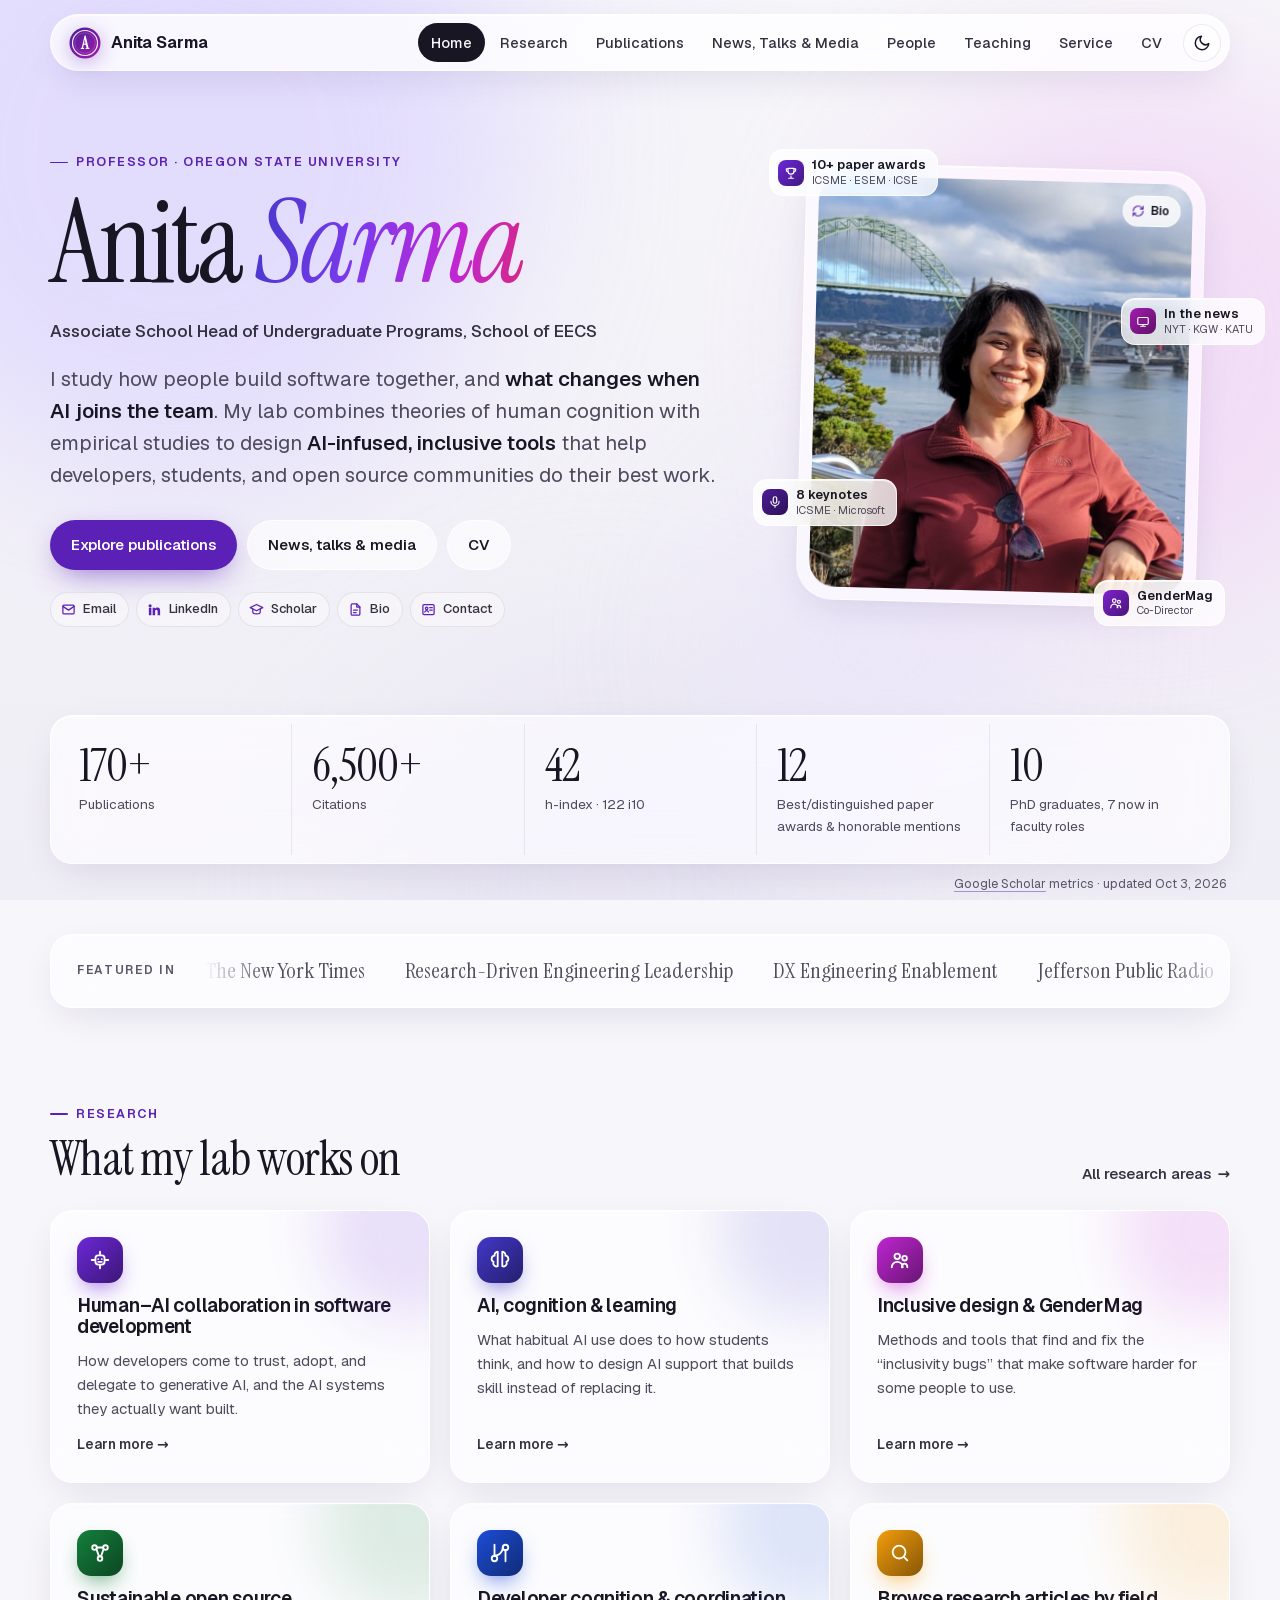
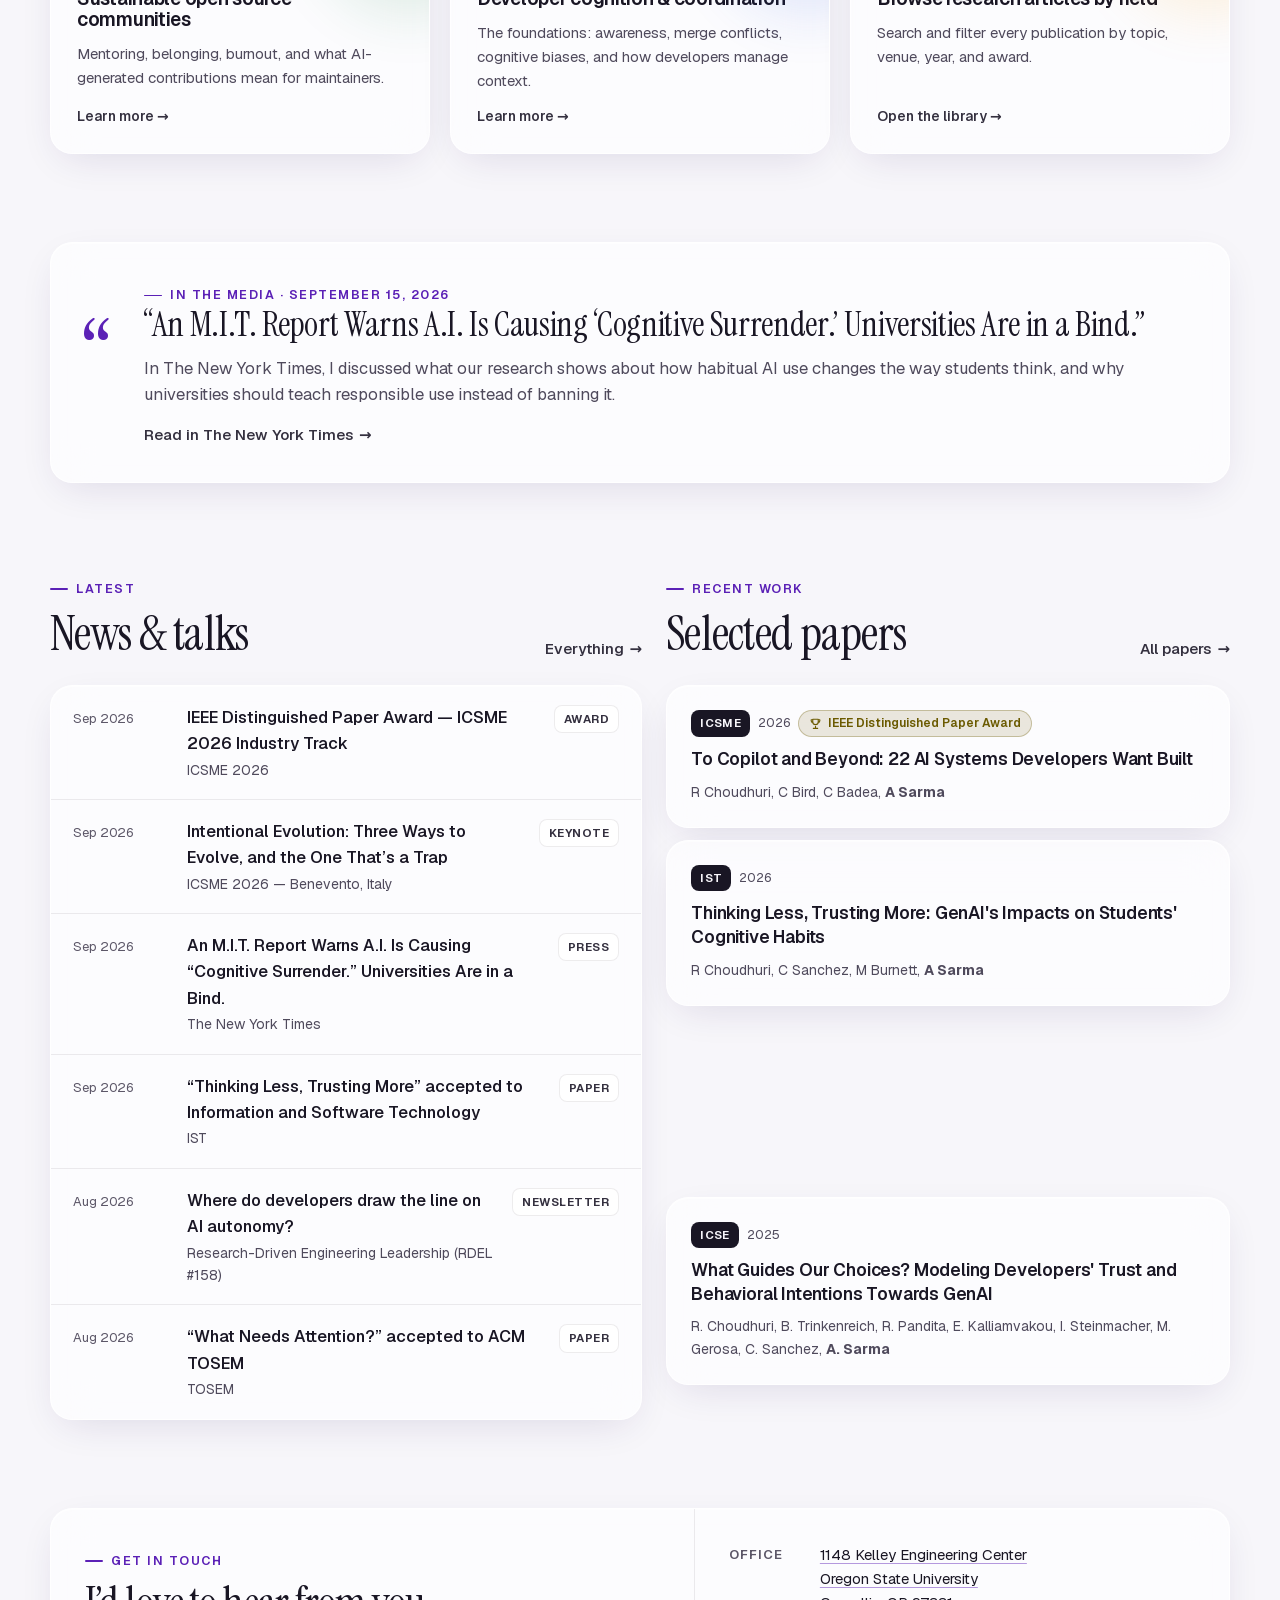
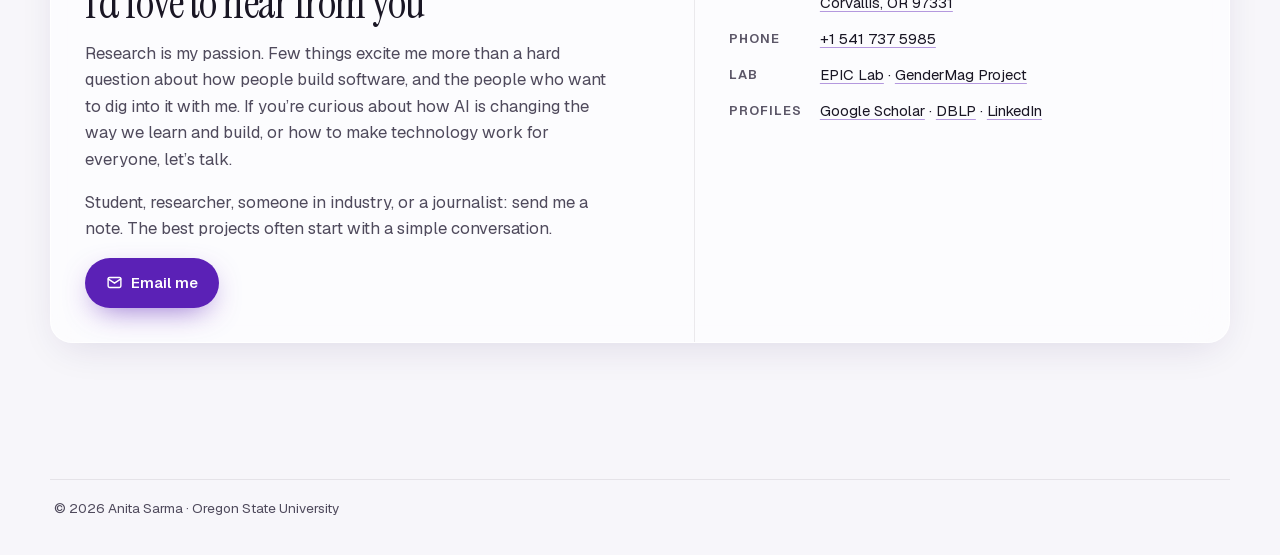
<file: index.html>
<!doctype html>
<html lang="en">
<head>
<meta charset="utf-8">
<meta name="viewport" content="width=device-width, initial-scale=1">
<title>Anita Sarma</title>
<meta name="description" content="Anita Sarma is a Professor of Computer Science at Oregon State University studying human–AI collaboration, inclusive software, and open source communities.">
<meta property="og:title" content="Anita Sarma — Oregon State University">
<meta property="og:description" content="Human–AI collaboration, inclusive design, and sustainable open source.">
<meta property="og:image" content="assets/img/anita.jpg">
<link rel="icon" href="assets/img/favicon.svg" type="image/svg+xml">
<link rel="stylesheet" href="assets/css/style.css?v=202610041505">
<script>try{var t=localStorage.getItem('theme');if(t)document.documentElement.setAttribute('data-theme',t)}catch(e){}</script>
</head>
<body>
<div class="aurora" aria-hidden="true"><span class="b1"></span><span class="b2"></span><span class="b3"></span><span class="b4"></span></div>
<div class="grain" aria-hidden="true"></div>
<header id="site-nav"></header>

<main class="wrap">
  <!-- Hero -->
  <section class="hero">
    <div class="reveal">
      <span class="eyebrow">Professor · Oregon State University</span>
      <h1>Anita <em>Sarma</em></h1>
      <div class="role">Associate School Head of Undergraduate Programs, School of EECS</div>
      <p class="lede">I study how people build software together, and <strong>what changes when AI joins the team</strong>. My lab combines theories of human cognition with empirical studies to design <strong>AI-infused, inclusive tools</strong> that help developers, students, and open source communities do their best work.</p>
      <div class="actions">
        <a class="btn btn-primary" href="publications.html">Explore publications</a>
        <a class="btn btn-ghost" href="news.html">News, talks &amp; media</a>
        <a class="btn btn-ghost" href="assets/Sarma_CV.pdf">CV</a>
      </div>
      <ul class="contact-row" aria-label="Contact">
        <li><a href="#" data-email><svg width="16" height="16" viewBox="0 0 24 24" fill="none" stroke="currentColor" stroke-width="2" stroke-linecap="round" stroke-linejoin="round"><rect x="3" y="5" width="18" height="14" rx="2"/><path d="m3 7 9 6 9-6"/></svg>Email</a></li>
        <li data-linkedin hidden><a href="#" target="_blank" rel="noopener"><svg width="16" height="16" viewBox="0 0 24 24" fill="currentColor"><path d="M4.98 3.5a2.5 2.5 0 1 1 0 5 2.5 2.5 0 0 1 0-5zM3 9h4v12H3zM9 9h3.8v1.7h.05c.53-1 1.83-2.05 3.77-2.05C20.6 8.65 21 11.3 21 14.7V21h-4v-5.6c0-1.34-.03-3.06-1.86-3.06-1.87 0-2.15 1.46-2.15 2.96V21H9z"/></svg>LinkedIn</a></li>
        <li><a href="https://scholar.google.com/citations?user=shMjCasAAAAJ&hl=en" target="_blank" rel="noopener"><svg width="16" height="16" viewBox="0 0 24 24" fill="none" stroke="currentColor" stroke-width="2" stroke-linecap="round" stroke-linejoin="round"><path d="M2 9l10-5 10 5-10 5z"/><path d="M6 11v5c0 1.5 2.7 3 6 3s6-1.5 6-3v-5"/></svg>Scholar</a></li>
        <li><a href="#bio" id="bio-pill" aria-haspopup="dialog"><svg width="16" height="16" viewBox="0 0 24 24" fill="none" stroke="currentColor" stroke-width="2" stroke-linecap="round" stroke-linejoin="round"><path d="M14 3H7a2 2 0 0 0-2 2v14a2 2 0 0 0 2 2h10a2 2 0 0 0 2-2V8z"/><path d="M14 3v5h5M9 13h6M9 17h4"/></svg>Bio</a></li>
        <li><a href="#contact"><svg width="16" height="16" viewBox="0 0 24 24" fill="none" stroke="currentColor" stroke-width="2" stroke-linecap="round" stroke-linejoin="round"><rect x="3" y="4" width="18" height="16" rx="2"/><circle cx="9" cy="10" r="2"/><path d="M6 16c.6-1.6 1.7-2.4 3-2.4s2.4.8 3 2.4M14 9h4M14 13h4"/></svg>Contact</a></li>
      </ul>
    </div>
    <div class="portrait reveal">
      <div class="portrait-frame glass flip" id="flip" tabindex="0" role="button" aria-pressed="false" aria-label="Portrait of Anita Sarma. Press to see her bio.">
        <div class="flip-inner">
          <div class="flip-front">
            <img src="assets/img/anita.jpg" alt="Portrait of Anita Sarma" width="720" height="730">
            <span class="flip-hint" aria-hidden="true"><svg width="16" height="16" viewBox="0 0 24 24" fill="none" stroke="currentColor" stroke-width="2" stroke-linecap="round" stroke-linejoin="round"><path d="M3 12a9 9 0 0 1 15.5-6.2L21 8M21 3v5h-5M21 12a9 9 0 0 1-15.5 6.2L3 16M3 21v-5h5"/></svg>Bio</span>
          </div>
          <div class="flip-back">
            <span class="eyebrow">About Anita</span>
            <p id="short-bio">Anita Sarma is a Professor of Computer Science at Oregon State University and Associate School Head of Undergraduate Programs. She studies how people build software together, and what changes when AI joins the team, from developers’ trust in generative AI to how AI shapes the way students learn. She co-directs the GenderMag project on inclusive software design.</p>
            <div class="flip-actions">
              <button class="btn btn-primary" type="button" data-open-bio>Full bio</button>
              <button class="btn btn-ghost" type="button" id="copy-short-bio">Copy</button>
            </div>
          </div>
        </div>
      </div>
      <div class="float-labels" id="float-labels" aria-label="Highlights"></div>
    </div>
  </section>

  <!-- Stats -->
  <section class="reveal">
    <div class="stats glass">
      <div class="stat"><div class="n" id="stat-pubs">180+</div><div class="l">Publications</div></div>
      <div class="stat"><div class="n" id="stat-cites">6,500+</div><div class="l">Citations</div></div>
      <div class="stat"><div class="n" id="stat-h">42</div><div class="l">h-index · <span id="stat-i10">122</span> i10</div></div>
      <div class="stat"><div class="n">12</div><div class="l">Best/distinguished paper awards &amp; honorable mentions</div></div>
      <div class="stat"><div class="n">10</div><div class="l">PhD graduates, 7 now in faculty roles</div></div>
    </div>
    <p class="stats-src" id="stats-src"><a href="https://scholar.google.com/citations?user=shMjCasAAAAJ&hl=en" target="_blank" rel="noopener">Google Scholar</a> metrics</p>
  </section>

  <!-- Press strip -->
  <section class="reveal" style="margin-top:-48px">
    <div class="press glass">
      <span class="label">Featured in</span>
      <div class="marquee" id="press-marquee">
        <div class="marquee-track">
          <a class="outlet" href="news.html#media">The New York Times</a>
          <a class="outlet" href="news.html#media">KGW</a>
          <a class="outlet" href="news.html#media">KATU</a>
          <a class="outlet" href="news.html#media">KOIN 6</a>
          <a class="outlet" href="news.html#media">Jefferson Public Radio</a>
          <a class="outlet" href="news.html#media">CHAOSScast</a>
        </div>
      </div>
    </div>
  </section>

  <!-- Research themes -->
  <section>
    <div class="section-head reveal">
      <div><span class="eyebrow">Research</span><h2>What my lab works on</h2></div>
      <a class="link-arrow" href="research.html">All research areas</a>
    </div>
    <div class="grid g3" id="themes"></div>
  </section>

  <!-- NYT feature -->
  <section class="reveal">
    <div class="feature glass">
      <div class="mark" aria-hidden="true">“</div>
      <div>
        <span class="eyebrow">In the media · September 15, 2026</span>
        <h3>“An M.I.T. Report Warns A.I. Is Causing ‘Cognitive Surrender.’ Universities Are in a Bind.”</h3>
        <p>In The New York Times, I discussed what our research shows about how habitual AI use changes the way students think, and why universities should teach responsible use instead of banning it.</p>
        <a class="link-arrow" href="https://www.nytimes.com/2026/09/15/us/universities-ai-warnings-enthusiasm.html" target="_blank" rel="noopener">Read in The New York Times</a>
      </div>
    </div>
  </section>

  <!-- Latest + selected -->
  <section>
    <div class="grid" style="grid-template-columns:minmax(0,1.05fr) minmax(0,1fr);gap:24px" id="latest-wrap">
      <div>
        <div class="section-head reveal">
          <div><span class="eyebrow">Latest</span><h2>News &amp; talks</h2></div>
          <a class="link-arrow" href="news.html">Everything</a>
        </div>
        <div class="news-mini glass reveal" id="latest"></div>
      </div>
      <div>
        <div class="section-head reveal">
          <div><span class="eyebrow">Recent work</span><h2>Selected papers</h2></div>
          <a class="link-arrow" href="publications.html">All papers</a>
        </div>
        <div class="grid" id="selected" style="gap:12px"></div>
      </div>
    </div>
  </section>

  <!-- Contact -->
  <section class="reveal" id="contact">
    <div class="contact glass">
      <div>
        <span class="eyebrow">Get in touch</span>
        <h2>I’d love to hear from you</h2>
        <p class="muted" style="max-width:48ch">Research is my passion. Few things excite me more than a hard question about how people build software, and the people who want to dig into it with me. If you’re curious about how AI is changing the way we learn and build, or how to make technology work for everyone, let’s talk.</p>
        <p class="muted" style="max-width:48ch">Student, researcher, someone in industry, or a journalist: send me a note. The best projects often start with a simple conversation.</p>
        <a class="btn btn-primary" href="#" data-email><svg width="16" height="16" viewBox="0 0 24 24" fill="none" stroke="currentColor" stroke-width="2" stroke-linecap="round" stroke-linejoin="round"><rect x="3" y="5" width="18" height="14" rx="2"/><path d="m3 7 9 6 9-6"/></svg>Email me</a>
      </div>
      <div>
        <dl>
          <dt>Office</dt><dd><a href="https://maps.google.com/?q=Kelley+Engineering+Center+Oregon+State+University" target="_blank" rel="noopener">1148 Kelley Engineering Center<br>Oregon State University<br>Corvallis, OR 97331</a></dd>
          <dt>Phone</dt><dd><a href="tel:+15417375985">+1 541 737 5985</a></dd>
          <dt>Lab</dt><dd><a href="https://epiclab.github.io/" target="_blank" rel="noopener">EPIC Lab</a> · <a href="https://gendermag.org" target="_blank" rel="noopener">GenderMag Project</a></dd>
          <dt>Profiles</dt><dd><a href="https://scholar.google.com/citations?user=shMjCasAAAAJ&hl=en" target="_blank" rel="noopener">Google Scholar</a> · <a href="https://dblp.org/pid/26/6565.html" target="_blank" rel="noopener">DBLP</a><span data-linkedin hidden> · <a href="#" target="_blank" rel="noopener">LinkedIn</a></span></dd>
        </dl>
      </div>
    </div>
  </section>
  <!-- Bio (opens from the "Bio" pill) -->
  <dialog class="bio-dialog" id="bio" aria-labelledby="bio-title">
    <div class="bio-head">
      <div><span class="eyebrow">Bio</span><h2 id="bio-title">About Anita</h2></div>
      <button class="icon-btn" type="button" data-close aria-label="Close bio"><svg width="16" height="16" viewBox="0 0 24 24" fill="none" stroke="currentColor" stroke-width="2" stroke-linecap="round"><path d="M6 6l12 12M18 6 6 18"/></svg></button>
    </div>
    <div class="bio-text" id="bio-text">
      <p>Anita Sarma is a Professor in the School of Electrical Engineering and Computer Science at Oregon State University, where she serves as Associate School Head of Undergraduate Programs. Her research examines how people build software together, and what changes when AI joins the team: how developers come to trust and adopt generative AI, how habitual AI use shapes the way students think and learn, how to design software that works for people with diverse cognitive styles, and how open source communities can stay healthy and sustainable.</p>
      <p>Her work combines theories of human cognition with empirical studies to design AI-infused, inclusive tools. She co-directs the GenderMag project, whose methods help teams find and fix inclusivity bugs in software. Her research has received best and distinguished paper awards at ICSE, ICSME, ESEM, CHI, and other venues, and has been featured in The New York Times. She is a recipient of the NSF CAREER Award, has served on the editorial board of IEEE Transactions on Software Engineering, and chaired the steering committee of the International Conference on Program Comprehension. She earned her Ph.D. in Computer Science from the University of California, Irvine, and was a postdoctoral fellow at Carnegie Mellon University before joining the faculty of the University of Nebraska–Lincoln and, later, Oregon State.</p>
    </div>
    <div class="bio-foot">
      <span class="muted">For talks, panels, and press, feel free to use this bio.</span>
      <div class="bio-actions">
        <a class="btn btn-ghost" href="assets/Sarma_CV.pdf">Full CV</a>
        <button class="btn btn-primary" type="button" id="copy-bio"><svg width="16" height="16" viewBox="0 0 24 24" fill="none" stroke="currentColor" stroke-width="2" stroke-linecap="round" stroke-linejoin="round"><rect x="9" y="9" width="12" height="12" rx="2"/><path d="M5 15V5a2 2 0 0 1 2-2h10"/></svg>Copy bio</button>
      </div>
    </div>
  </dialog>
</main>

<footer id="site-footer"></footer>
<script src="assets/js/site.js?v=202610041505"></script>
<script src="assets/js/themes.js?v=202610041505"></script>
<script src="assets/js/home.js?v=202610041505"></script>
</body>
</html>
</file>
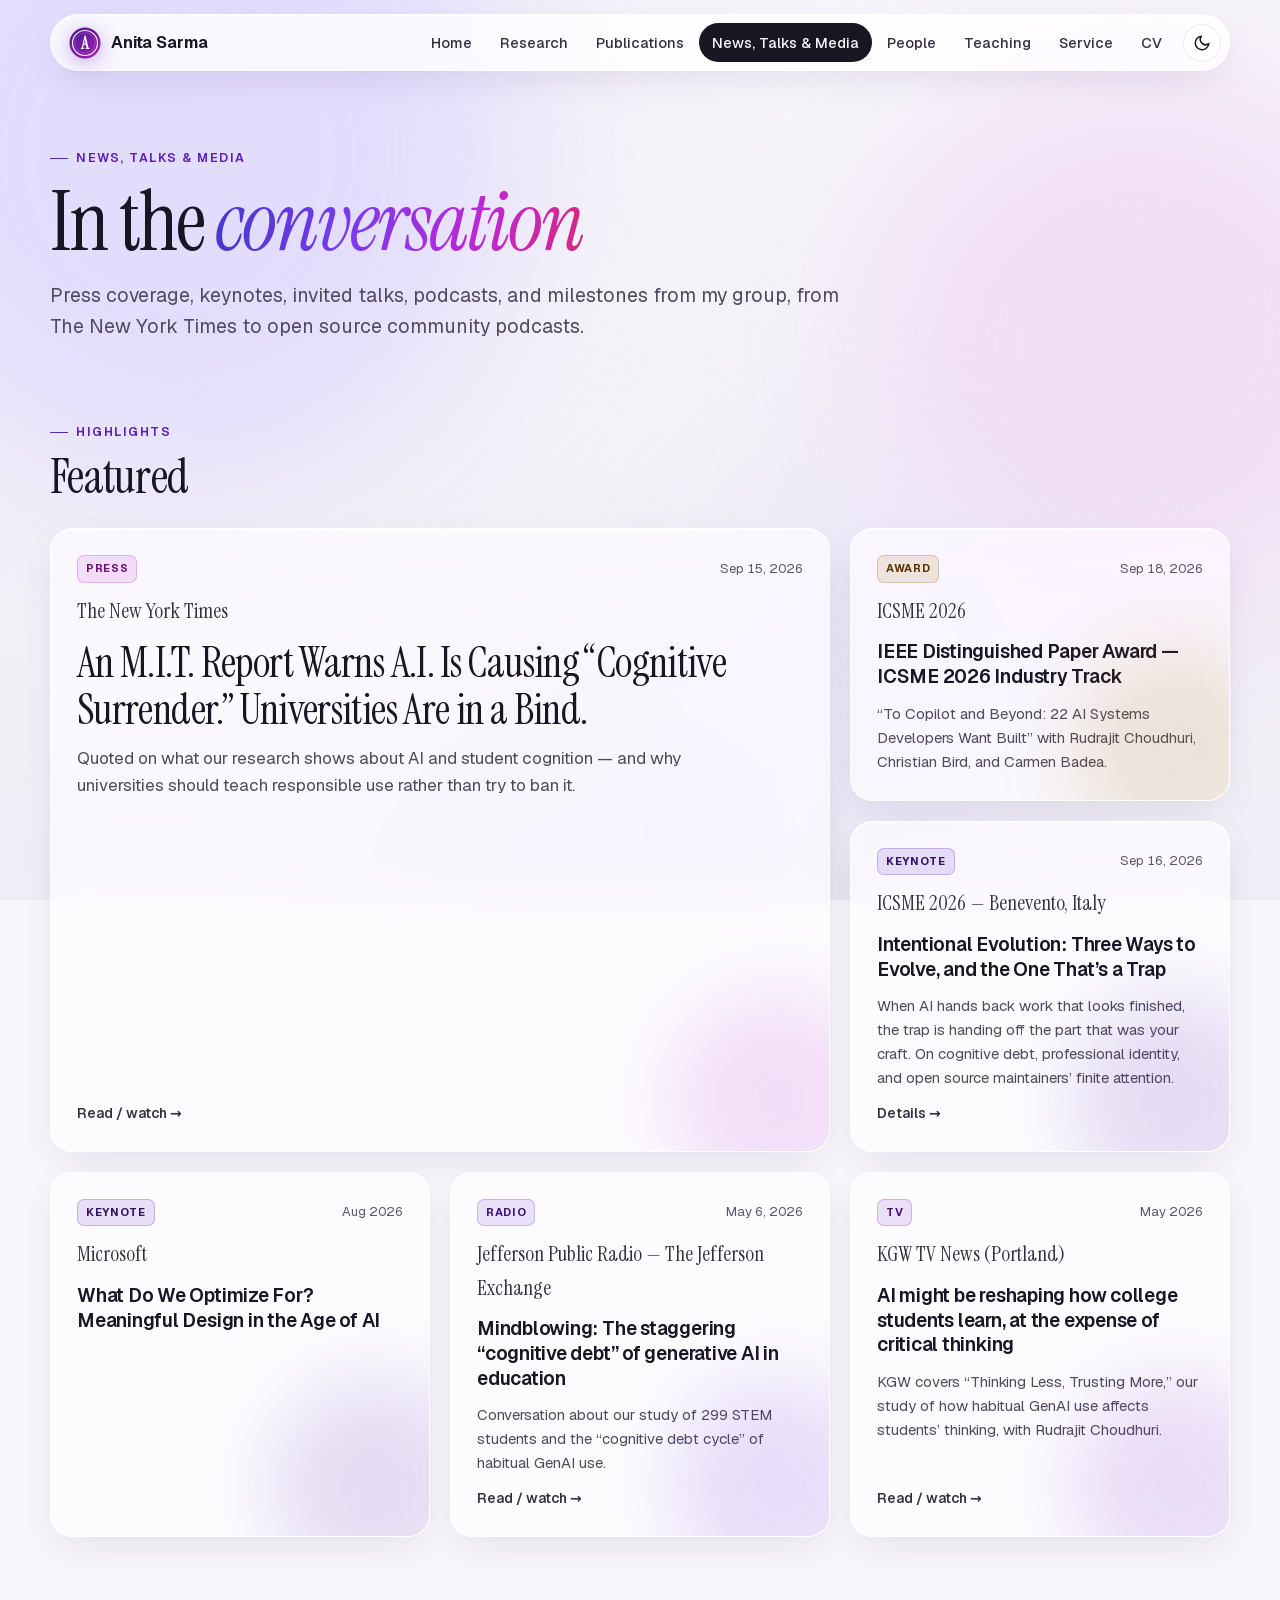
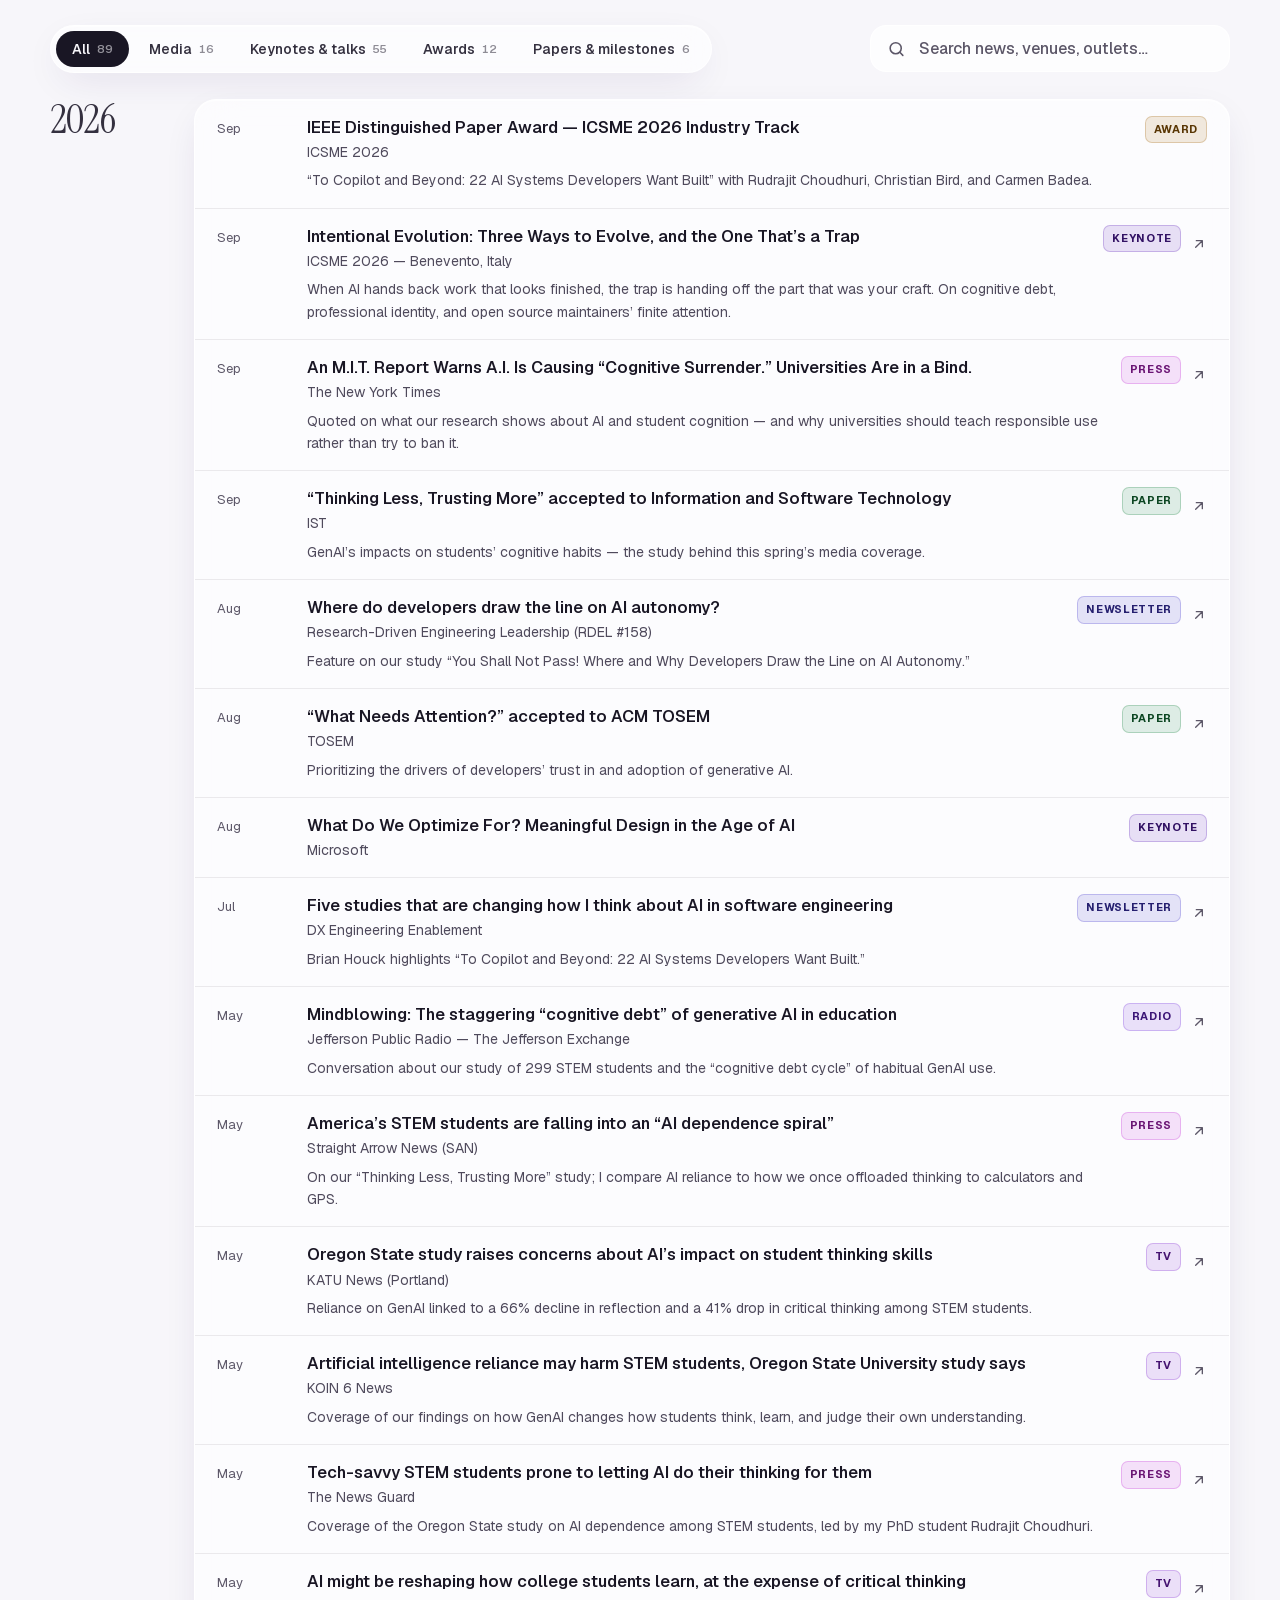
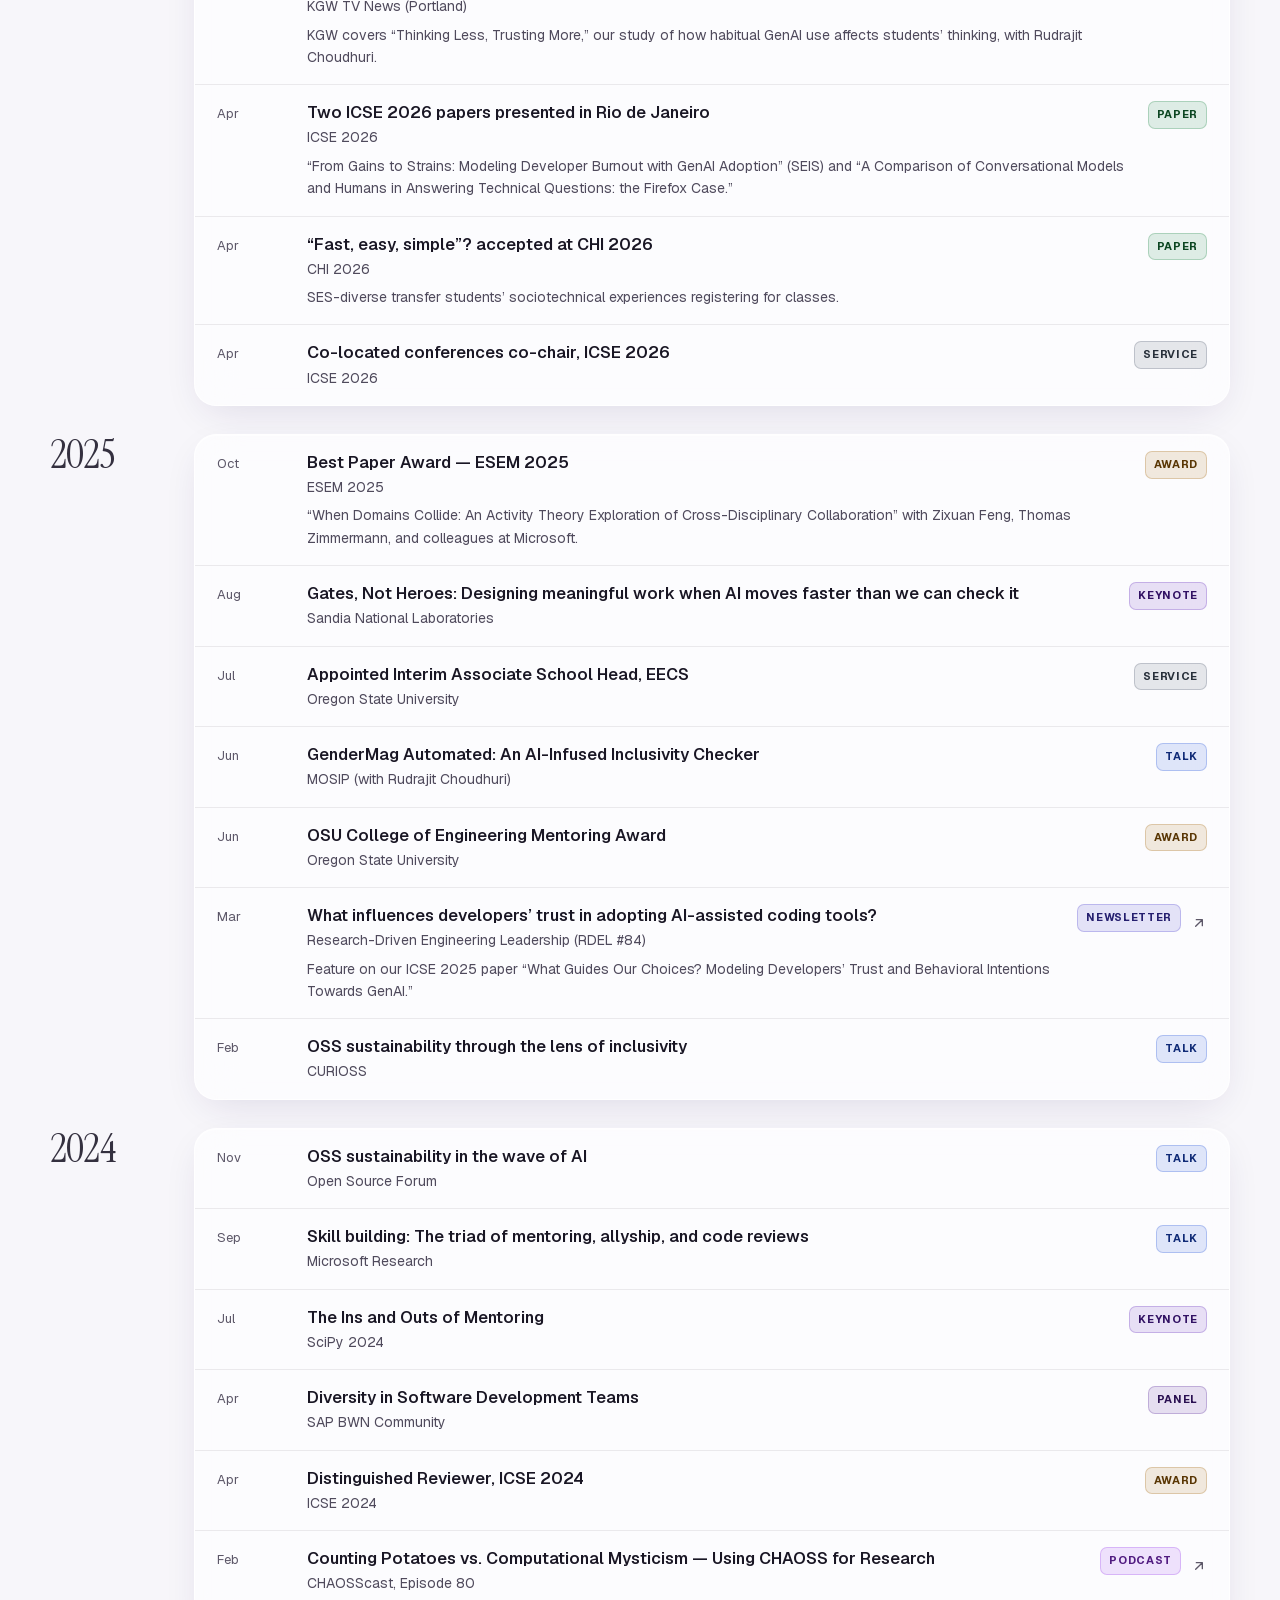
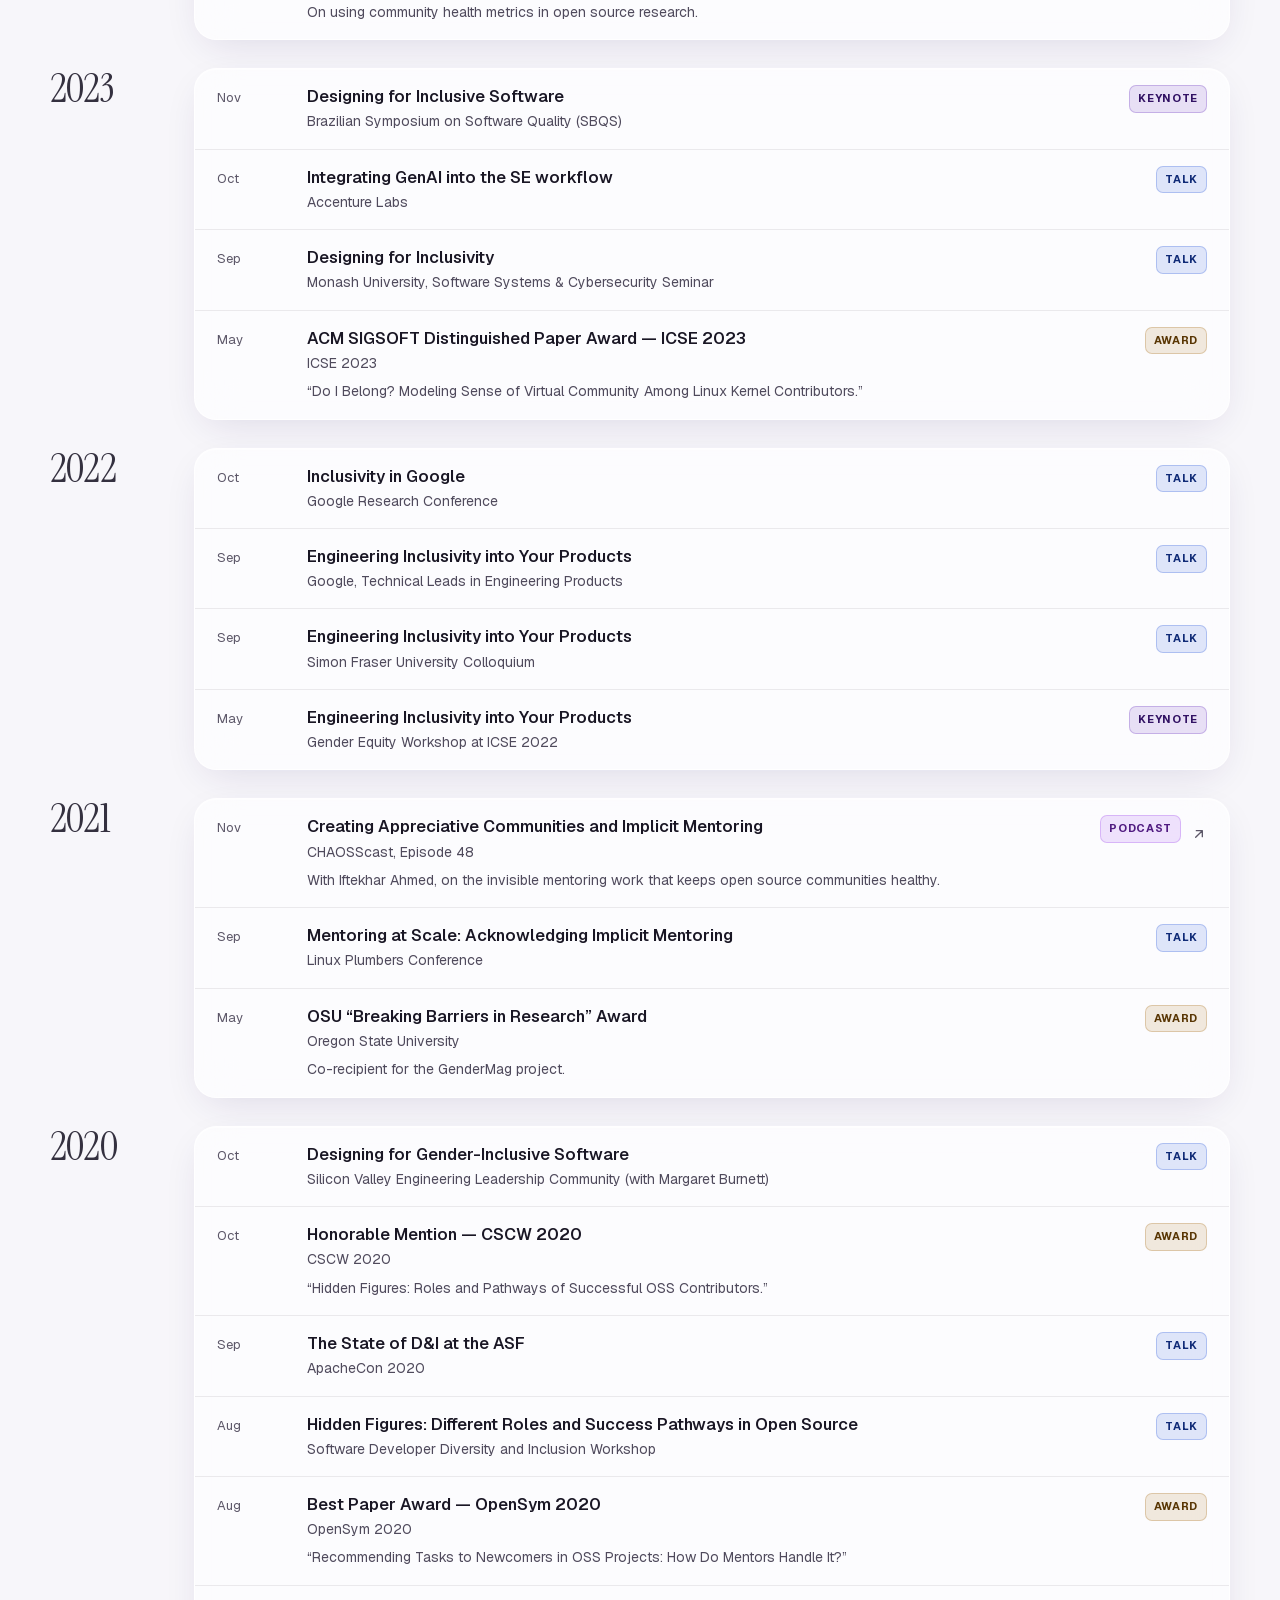
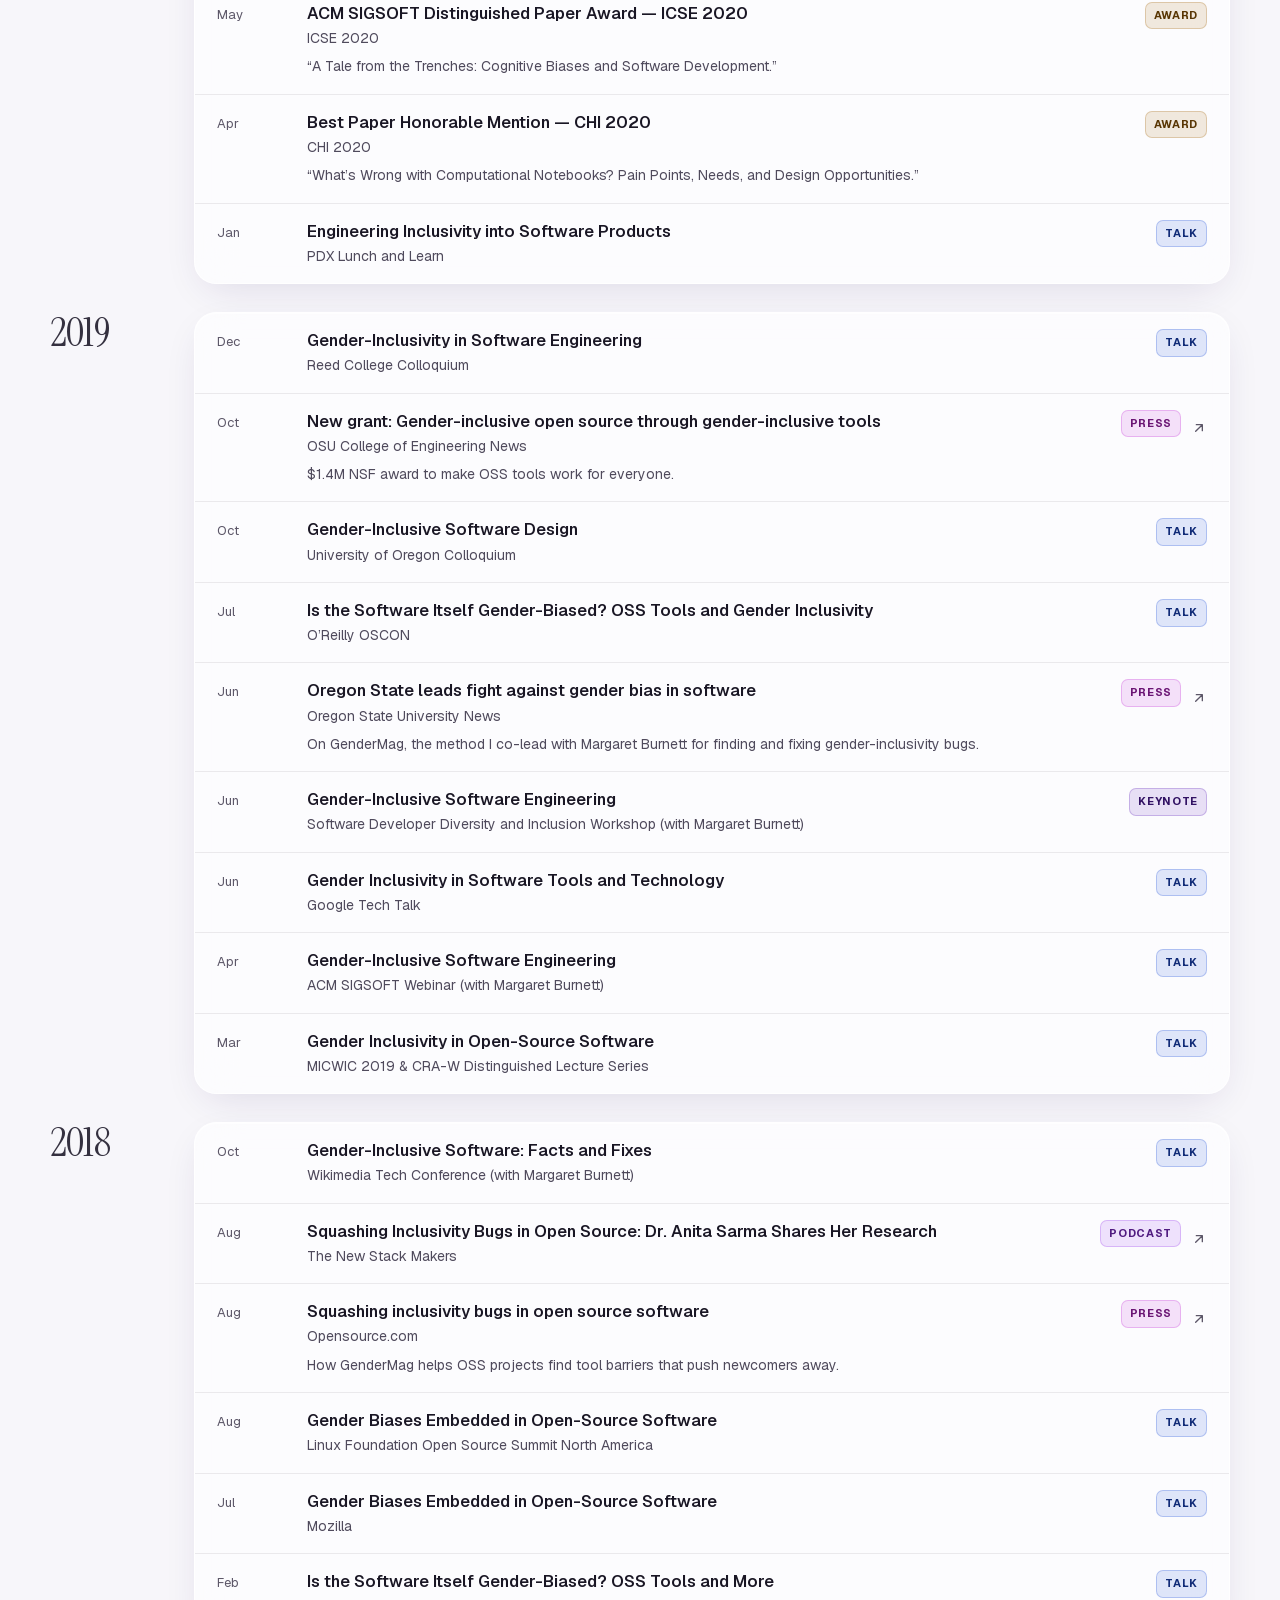
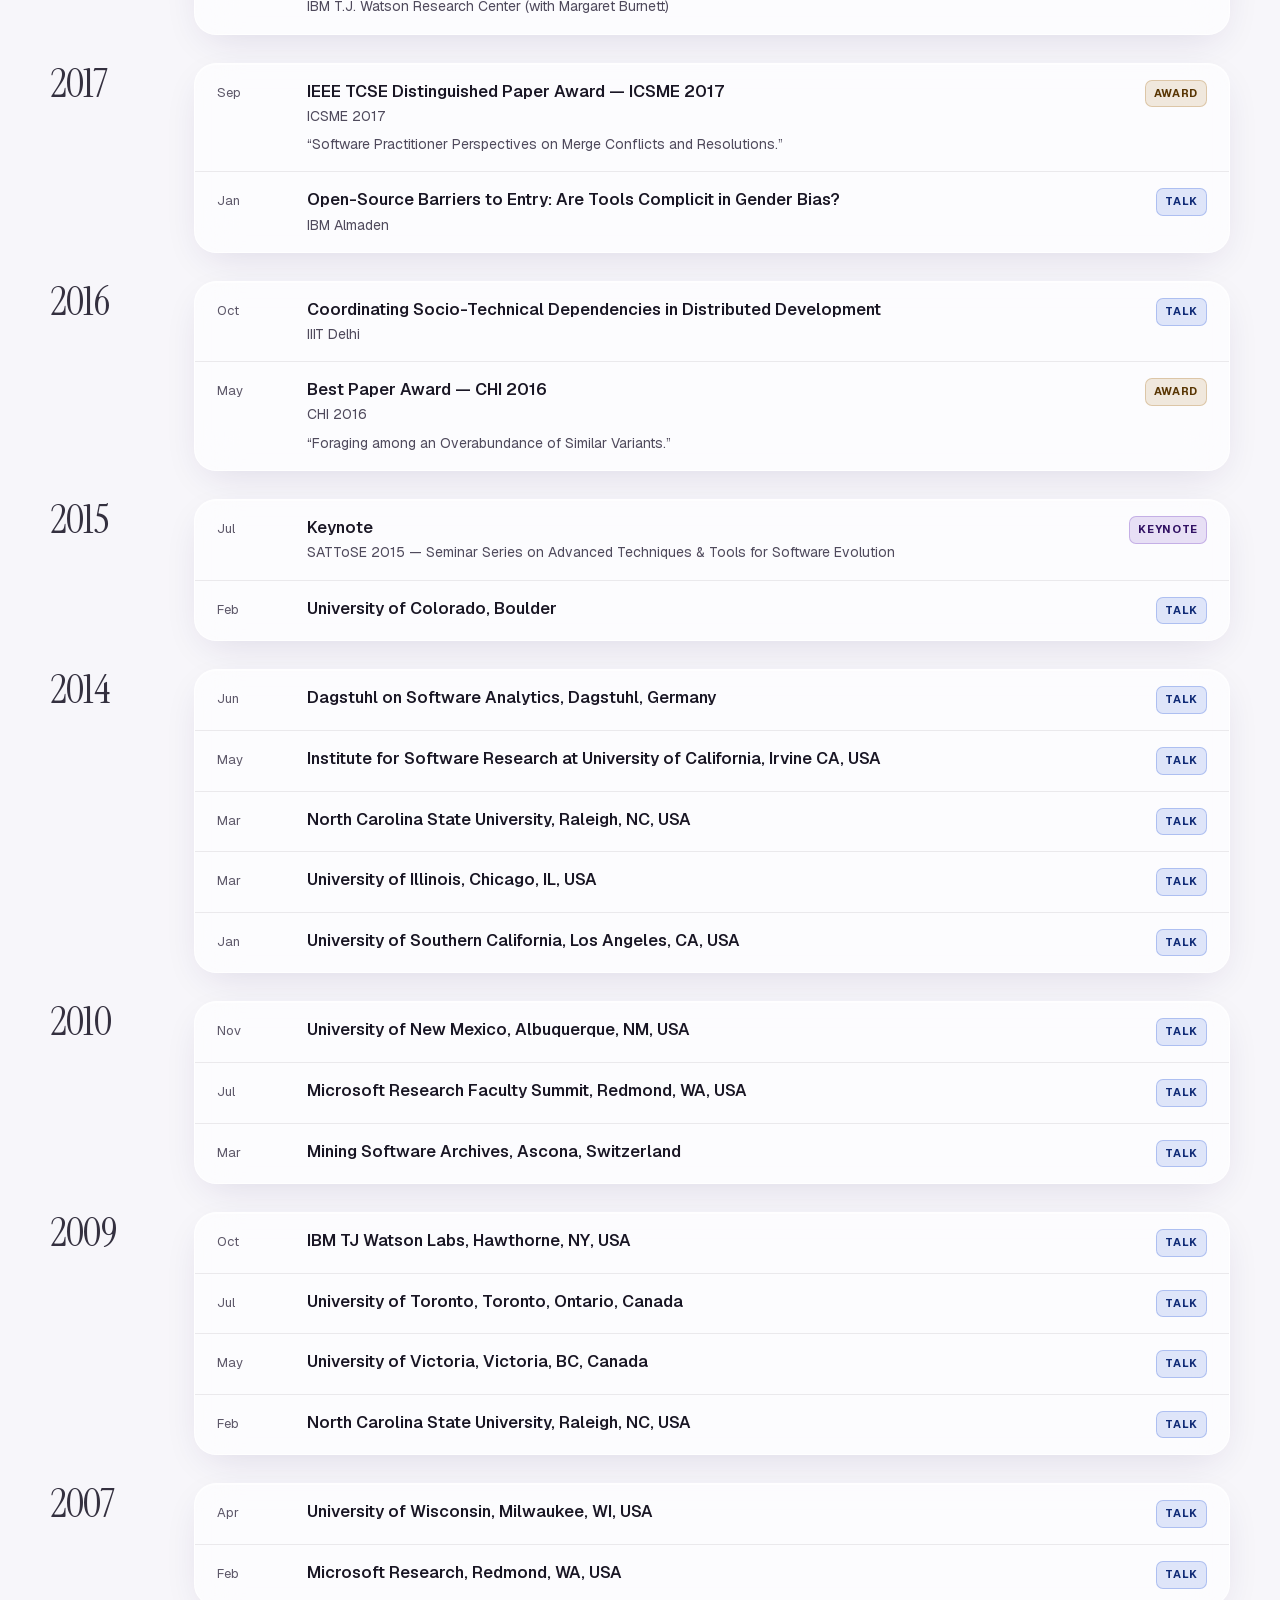
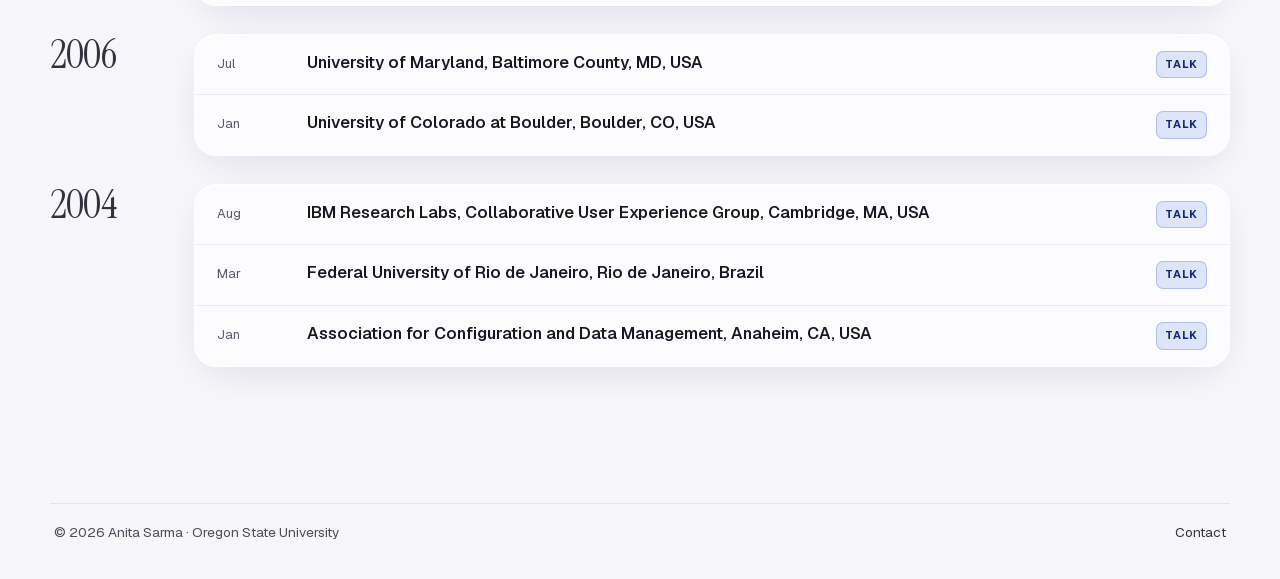
<file: news.html>
<!doctype html>
<html lang="en">
<head>
<meta charset="utf-8">
<meta name="viewport" content="width=device-width, initial-scale=1">
<title>News, Talks &amp; Media · Anita Sarma</title>
<meta name="description" content="Media coverage, keynotes, invited talks, awards, and news from Anita Sarma's research group.">
<link rel="icon" href="assets/img/favicon.svg" type="image/svg+xml">
<link rel="stylesheet" href="assets/css/style.css?v=202610041505">
<script>try{var t=localStorage.getItem('theme');if(t)document.documentElement.setAttribute('data-theme',t)}catch(e){}</script>
</head>
<body>
<div class="aurora" aria-hidden="true"><span class="b1"></span><span class="b2"></span><span class="b3"></span><span class="b4"></span></div>
<div class="grain" aria-hidden="true"></div>
<header id="site-nav"></header>

<main class="wrap">
  <div class="page-hero reveal">
    <span class="eyebrow">News, talks &amp; media</span>
    <h1>In the <em>conversation</em></h1>
    <p>Press coverage, keynotes, invited talks, podcasts, and milestones from my group, from The New York Times to open source community podcasts.</p>
  </div>

  <section>
    <div class="section-head reveal"><div><span class="eyebrow">Highlights</span><h2>Featured</h2></div></div>
    <div class="feature-grid" id="featured"></div>
  </section>

  <section id="media">
    <div class="news-toolbar reveal">
      <div class="tabs glass" role="tablist" id="tabs" aria-label="Filter by kind"></div>
      <div class="search">
        <svg width="16" height="16" viewBox="0 0 24 24" fill="none" stroke="currentColor" stroke-width="2" stroke-linecap="round"><circle cx="11" cy="11" r="7"/><path d="m20 20-3.5-3.5"/></svg>
        <input id="nq" type="search" placeholder="Search news, venues, outlets…" aria-label="Search news">
      </div>
    </div>
    <div class="timeline" id="timeline"></div>
  </section>
</main>

<footer id="site-footer"></footer>
<script src="assets/js/site.js?v=202610041505"></script>
<script src="assets/js/news.js?v=202610041505"></script>
</body>
</html>
</file>
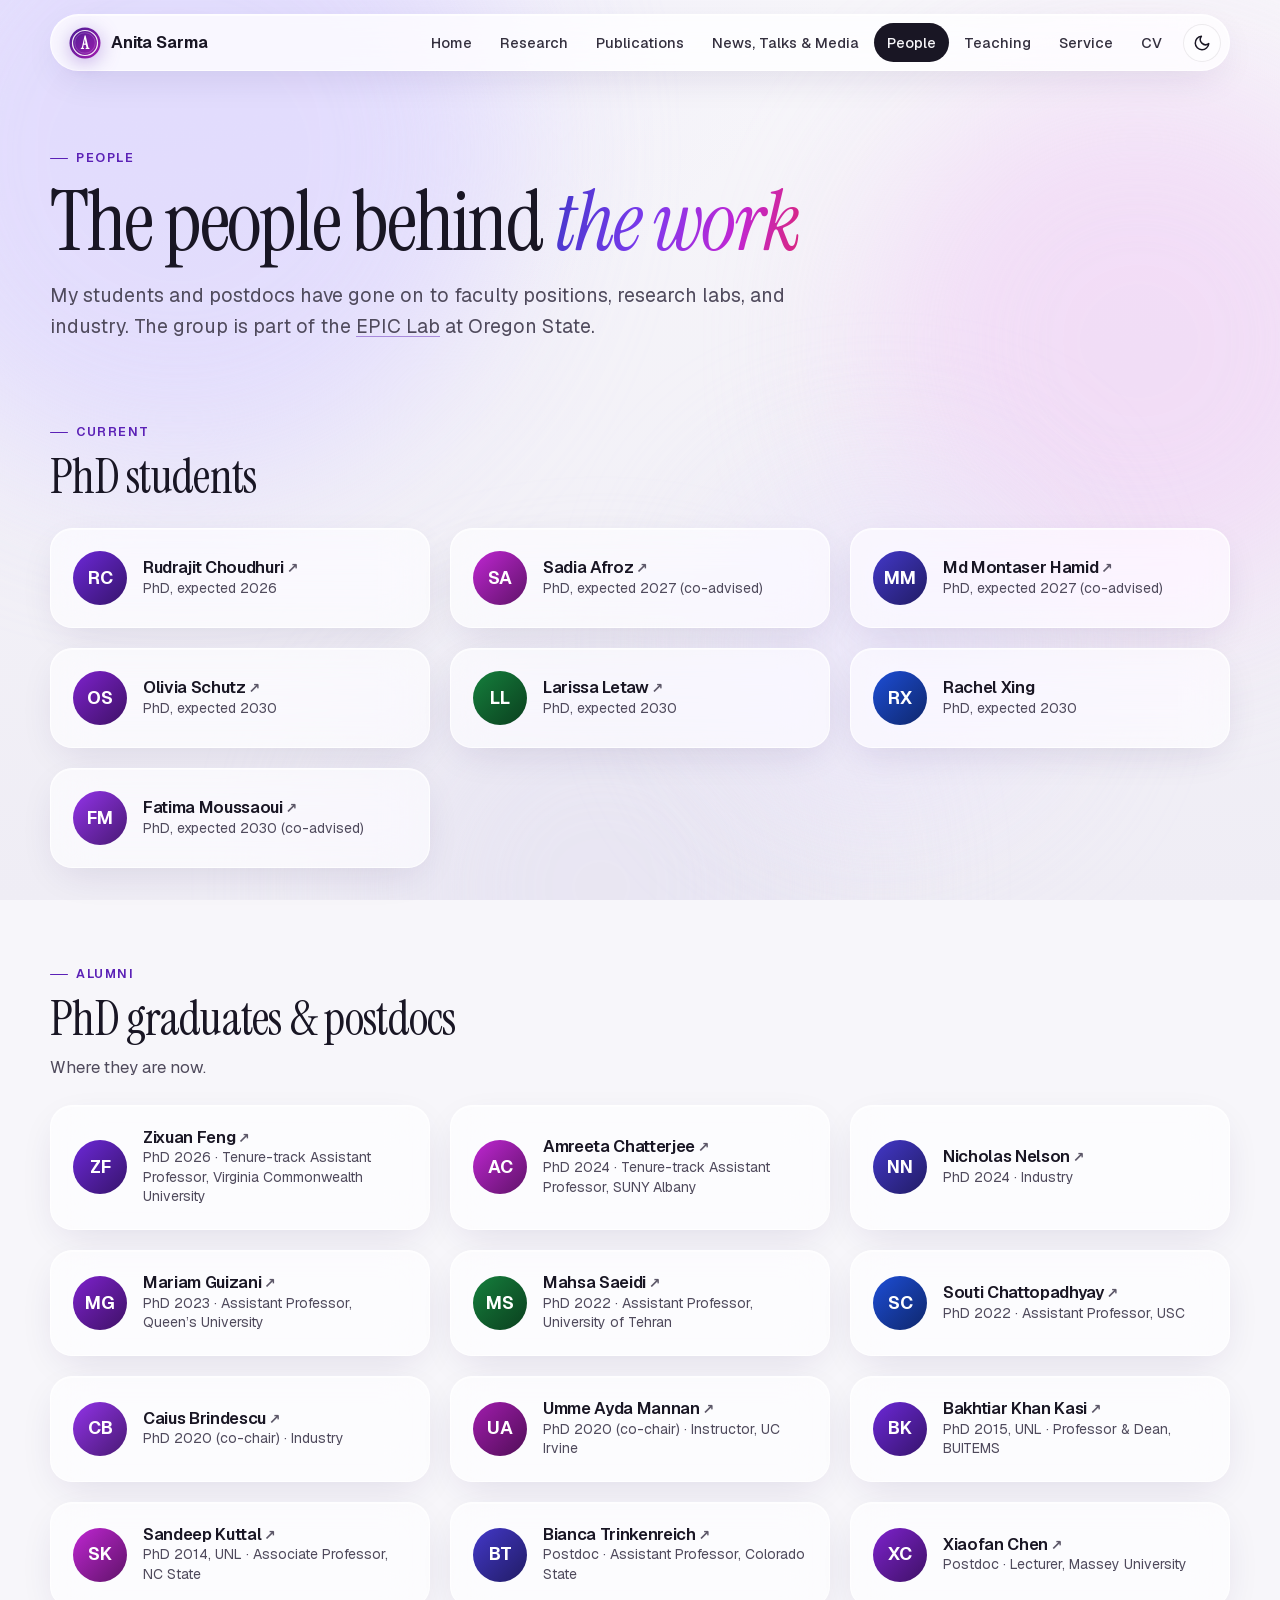
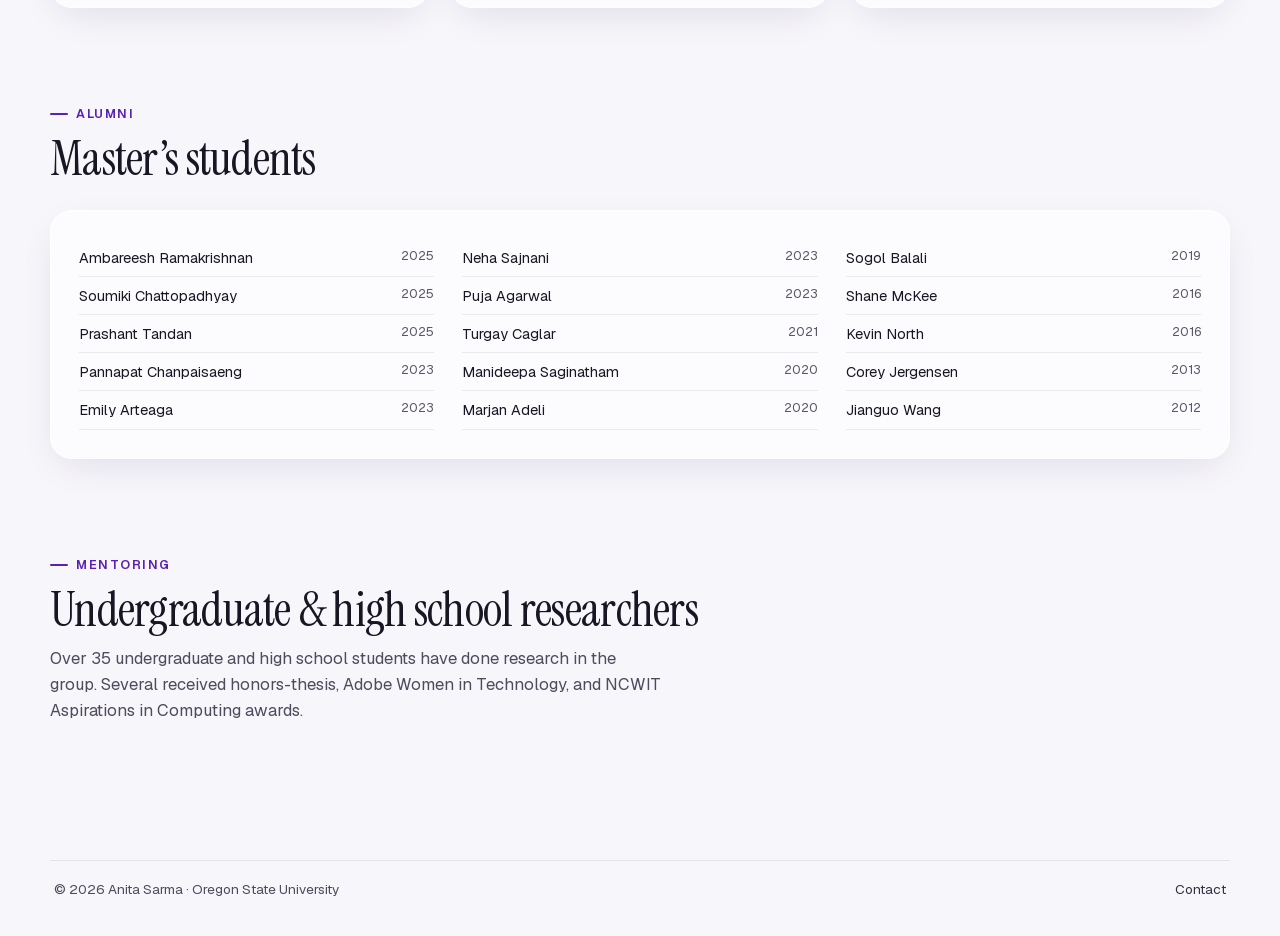
<file: people.html>
<!doctype html>
<html lang="en">
<head>
<meta charset="utf-8">
<meta name="viewport" content="width=device-width, initial-scale=1">
<title>People · Anita Sarma</title>
<meta name="description" content="Current students and alumni of Anita Sarma's research group at Oregon State University.">
<link rel="icon" href="assets/img/favicon.svg" type="image/svg+xml">
<link rel="stylesheet" href="assets/css/style.css?v=202610041505">
<script>try{var t=localStorage.getItem('theme');if(t)document.documentElement.setAttribute('data-theme',t)}catch(e){}</script>
</head>
<body>
<div class="aurora" aria-hidden="true"><span class="b1"></span><span class="b2"></span><span class="b3"></span><span class="b4"></span></div>
<div class="grain" aria-hidden="true"></div>
<header id="site-nav"></header>

<main class="wrap">
  <div class="page-hero reveal">
    <span class="eyebrow">People</span>
    <h1>The people behind <em>the work</em></h1>
    <p>My students and postdocs have gone on to faculty positions, research labs, and industry. The group is part of the <a href="https://epiclab.github.io/" target="_blank" rel="noopener">EPIC Lab</a> at Oregon State.</p>
  </div>

  <section>
    <div class="section-head reveal"><div><span class="eyebrow">Current</span><h2>PhD students</h2></div></div>
    <div class="grid g3" id="current"></div>
  </section>

  <section>
    <div class="section-head reveal"><div><span class="eyebrow">Alumni</span><h2>PhD graduates &amp; postdocs</h2><p>Where they are now.</p></div></div>
    <div class="grid g3" id="alumni"></div>
  </section>

  <section>
    <div class="section-head reveal"><div><span class="eyebrow">Alumni</span><h2>Master’s students</h2></div></div>
    <div class="card glass reveal"><div class="cols" id="ms"></div></div>
  </section>

  <section>
    <div class="section-head reveal"><div><span class="eyebrow">Mentoring</span><h2>Undergraduate &amp; high school researchers</h2><p>Over 35 undergraduate and high school students have done research in the group. Several received honors-thesis, Adobe Women in Technology, and NCWIT Aspirations in Computing awards.</p></div></div>
  </section>
</main>

<footer id="site-footer"></footer>
<script src="assets/js/site.js?v=202610041505"></script>
<script>
(function () {
  const { esc, url, setupReveal } = window.Site;
  const C = ['#6d28d9', '#c026d3', '#4338ca', '#7e22ce', '#15803d', '#1d4ed8', '#9333ea', '#a21caf'];
  const ini = n => n.split(/\s+/).map(w => w[0]).slice(0, 2).join('');
  // Whole card links out when we have a page for the person
  const card = (p, i) => {
    const inner = `<span class="avatar">${esc(ini(p[0]))}</span>
      <div><h3>${esc(p[0])}${p[2] ? '<span class="ext-mark" aria-hidden="true"> ↗</span>' : ''}</h3><p>${esc(p[1])}</p></div>`;
    return p[2]
      ? `<a class="person glass lift reveal" style="--c:${C[i % C.length]}" href="${url(p[2])}" target="_blank" rel="noopener" aria-label="${esc(p[0])}: open profile">${inner}</a>`
      : `<div class="person glass reveal" style="--c:${C[i % C.length]}">${inner}</div>`;
  };

  // [name, role, link] — official university page first, then personal site, then LinkedIn / Google Scholar
  const current = [
    ['Rudrajit Choudhuri', 'PhD, expected 2026', 'https://rudrajit1729.github.io/'],
    ['Sadia Afroz', 'PhD, expected 2027 (co-advised)', 'https://scholar.google.com/citations?user=MHeNuOYAAAAJ&hl=en'],
    ['Md Montaser Hamid', 'PhD, expected 2027 (co-advised)', 'https://www.linkedin.com/in/md-montaser-hamid-64722716b/'],
    ['Olivia Schutz', 'PhD, expected 2030', 'https://www.linkedin.com/in/olivia-e-schutz/'],
    ['Larissa Letaw', 'PhD, expected 2030', 'https://engineering.oregonstate.edu/people/lara-letaw'],
    ['Rachel Xing', 'PhD, expected 2030'],
    ['Fatima Moussaoui', 'PhD, expected 2030 (co-advised)', 'https://www.linkedin.com/in/fatima-moussaoui-b58370239/'],
  ];
  const alumni = [
    ['Zixuan Feng', 'PhD 2026 · Tenure-track Assistant Professor, Virginia Commonwealth University', 'https://zixuanfeng.github.io/zixuanfeng_page/'],
    ['Amreeta Chatterjee', 'PhD 2024 · Tenure-track Assistant Professor, SUNY Albany', 'https://www.albany.edu/computer-science/faculty/amreeta-chatterjee'],
    ['Nicholas Nelson', 'PhD 2024 · Industry', 'https://www.linkedin.com/in/nelsonni1/'],
    ['Mariam Guizani', 'PhD 2023 · Assistant Professor, Queen’s University', 'https://smithengineering.queensu.ca/directory/faculty/mariam-guizani'],
    ['Mahsa Saeidi', 'PhD 2022 · Assistant Professor, University of Tehran', 'https://profile.ut.ac.ir/en/~mahsa.saeidi'],
    ['Souti Chattopadhyay', 'PhD 2022 · Assistant Professor, USC', 'https://viterbi.usc.edu/directory/faculty/Chattopadhyay/Souti'],
    ['Caius Brindescu', 'PhD 2020 (co-chair) · Industry', 'https://caius.brindescu.com/'],
    ['Umme Ayda Mannan', 'PhD 2020 (co-chair) · Instructor, UC Irvine', 'https://www.linkedin.com/in/umme-ayda-mannan-830b17132/'],
    ['Bakhtiar Khan Kasi', 'PhD 2015, UNL · Professor & Dean, BUITEMS', 'http://bakhtiarkasi.com/'],
    ['Sandeep Kuttal', 'PhD 2014, UNL · Associate Professor, NC State', 'https://csc.ncsu.edu/people/skuttal/'],
    ['Bianca Trinkenreich', 'Postdoc · Assistant Professor, Colorado State', 'https://biancatrink.github.io/'],
    ['Xiaofan Chen', 'Postdoc · Lecturer, Massey University', 'https://www.massey.ac.nz/massey/expertise/profile.cfm?stref=716122'],
  ];
  const ms = [
    ['Ambareesh Ramakrishnan', '2025'], ['Soumiki Chattopadhyay', '2025'], ['Prashant Tandan', '2025'],
    ['Pannapat Chanpaisaeng', '2023'], ['Emily Arteaga', '2023'], ['Neha Sajnani', '2023'], ['Puja Agarwal', '2023'],
    ['Turgay Caglar', '2021'], ['Manideepa Saginatham', '2020'], ['Marjan Adeli', '2020'], ['Sogol Balali', '2019'],
    ['Shane McKee', '2016'], ['Kevin North', '2016'], ['Corey Jergensen', '2013'], ['Jianguo Wang', '2012'],
  ];
  document.getElementById('current').innerHTML = current.map(card).join('');
  document.getElementById('alumni').innerHTML = alumni.map(card).join('');
  document.getElementById('ms').innerHTML = ms.map(([n, y]) => `<div>${esc(n)}<span>${y}</span></div>`).join('');
  setupReveal();
})();
</script>
</body>
</html>
</file>
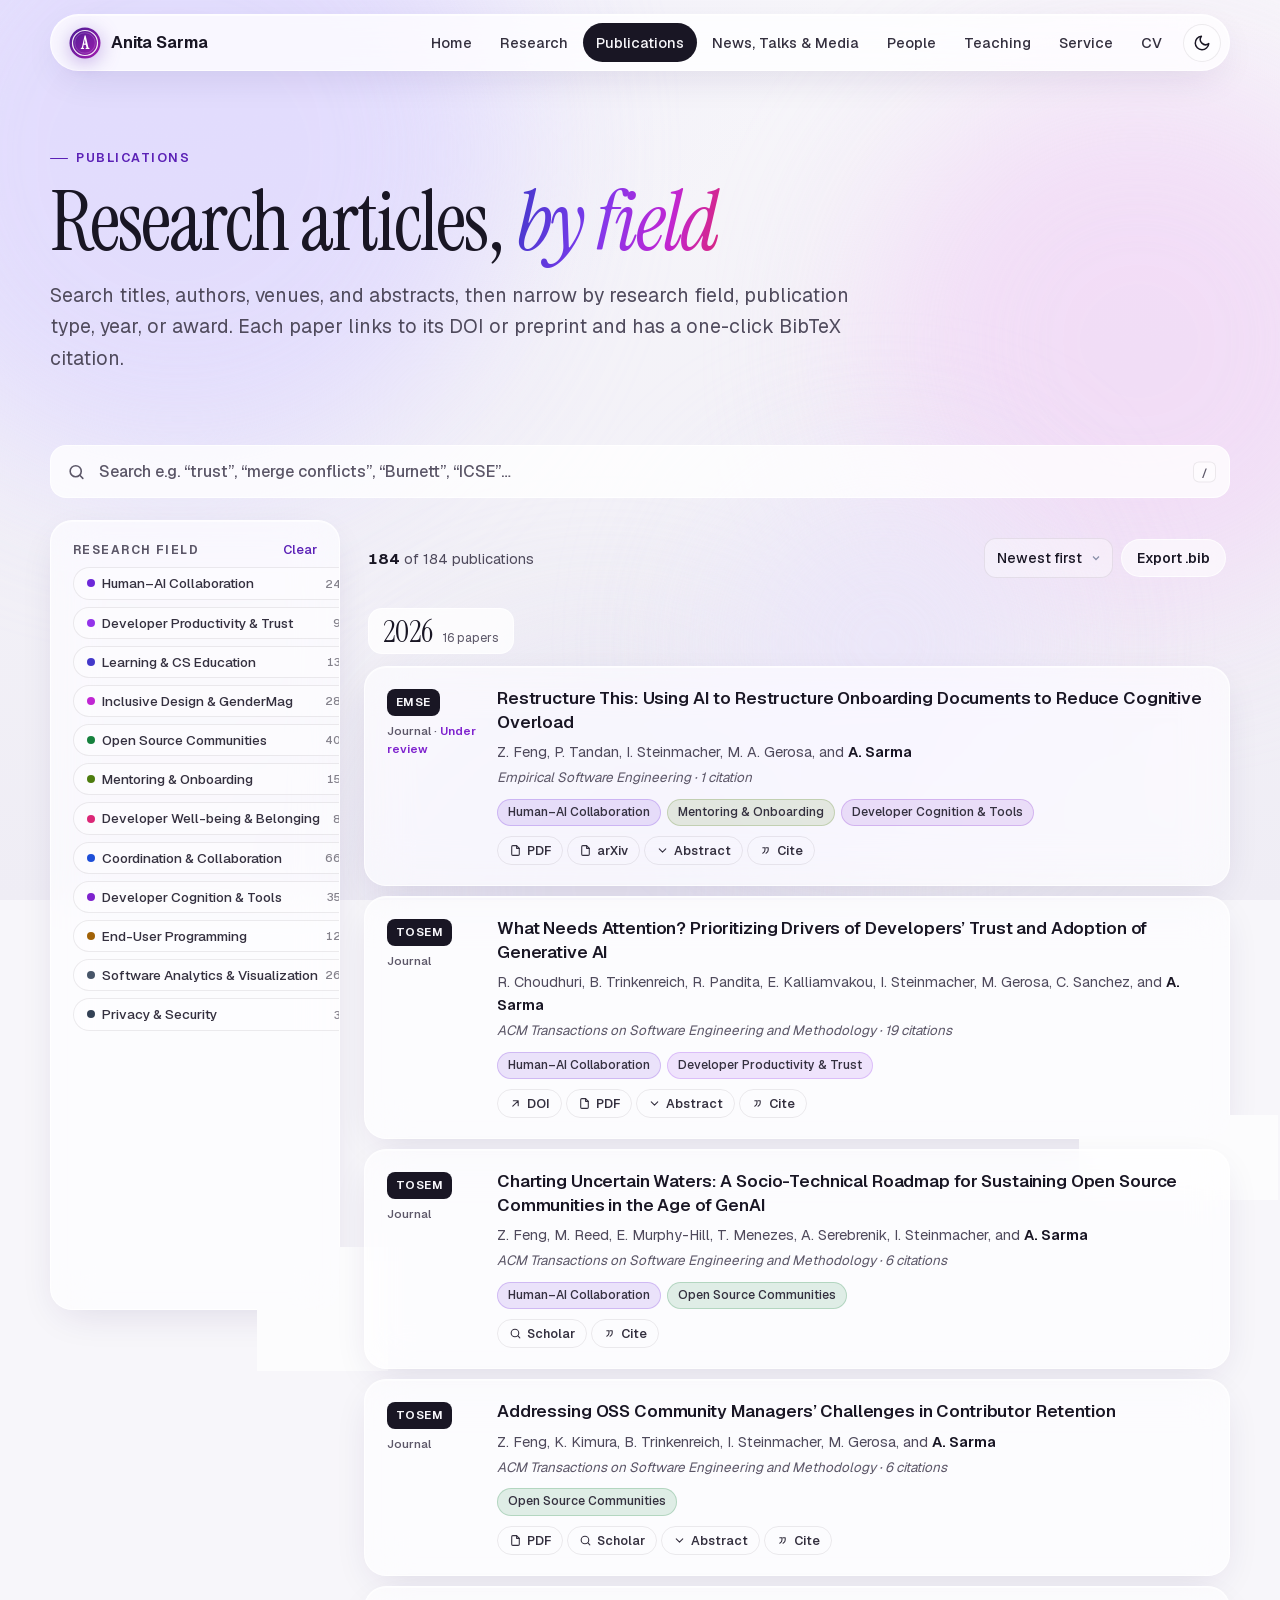
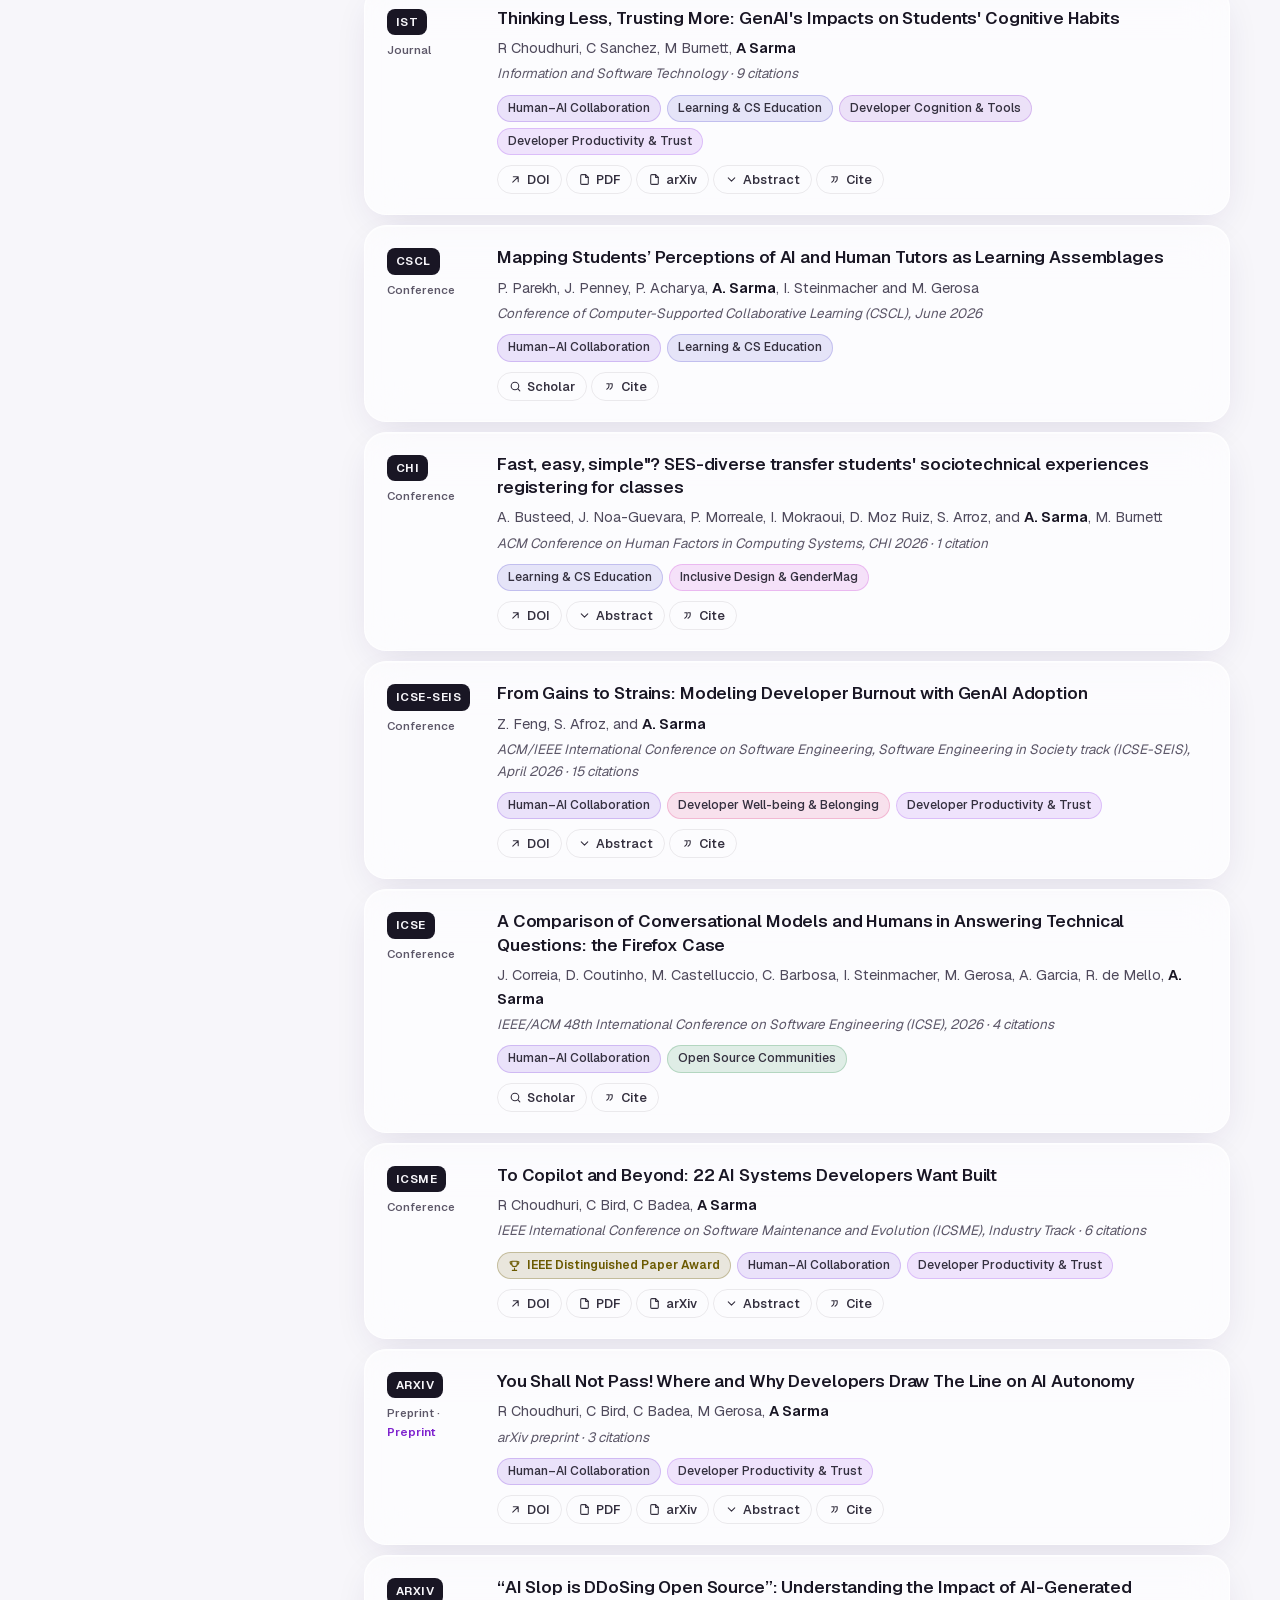
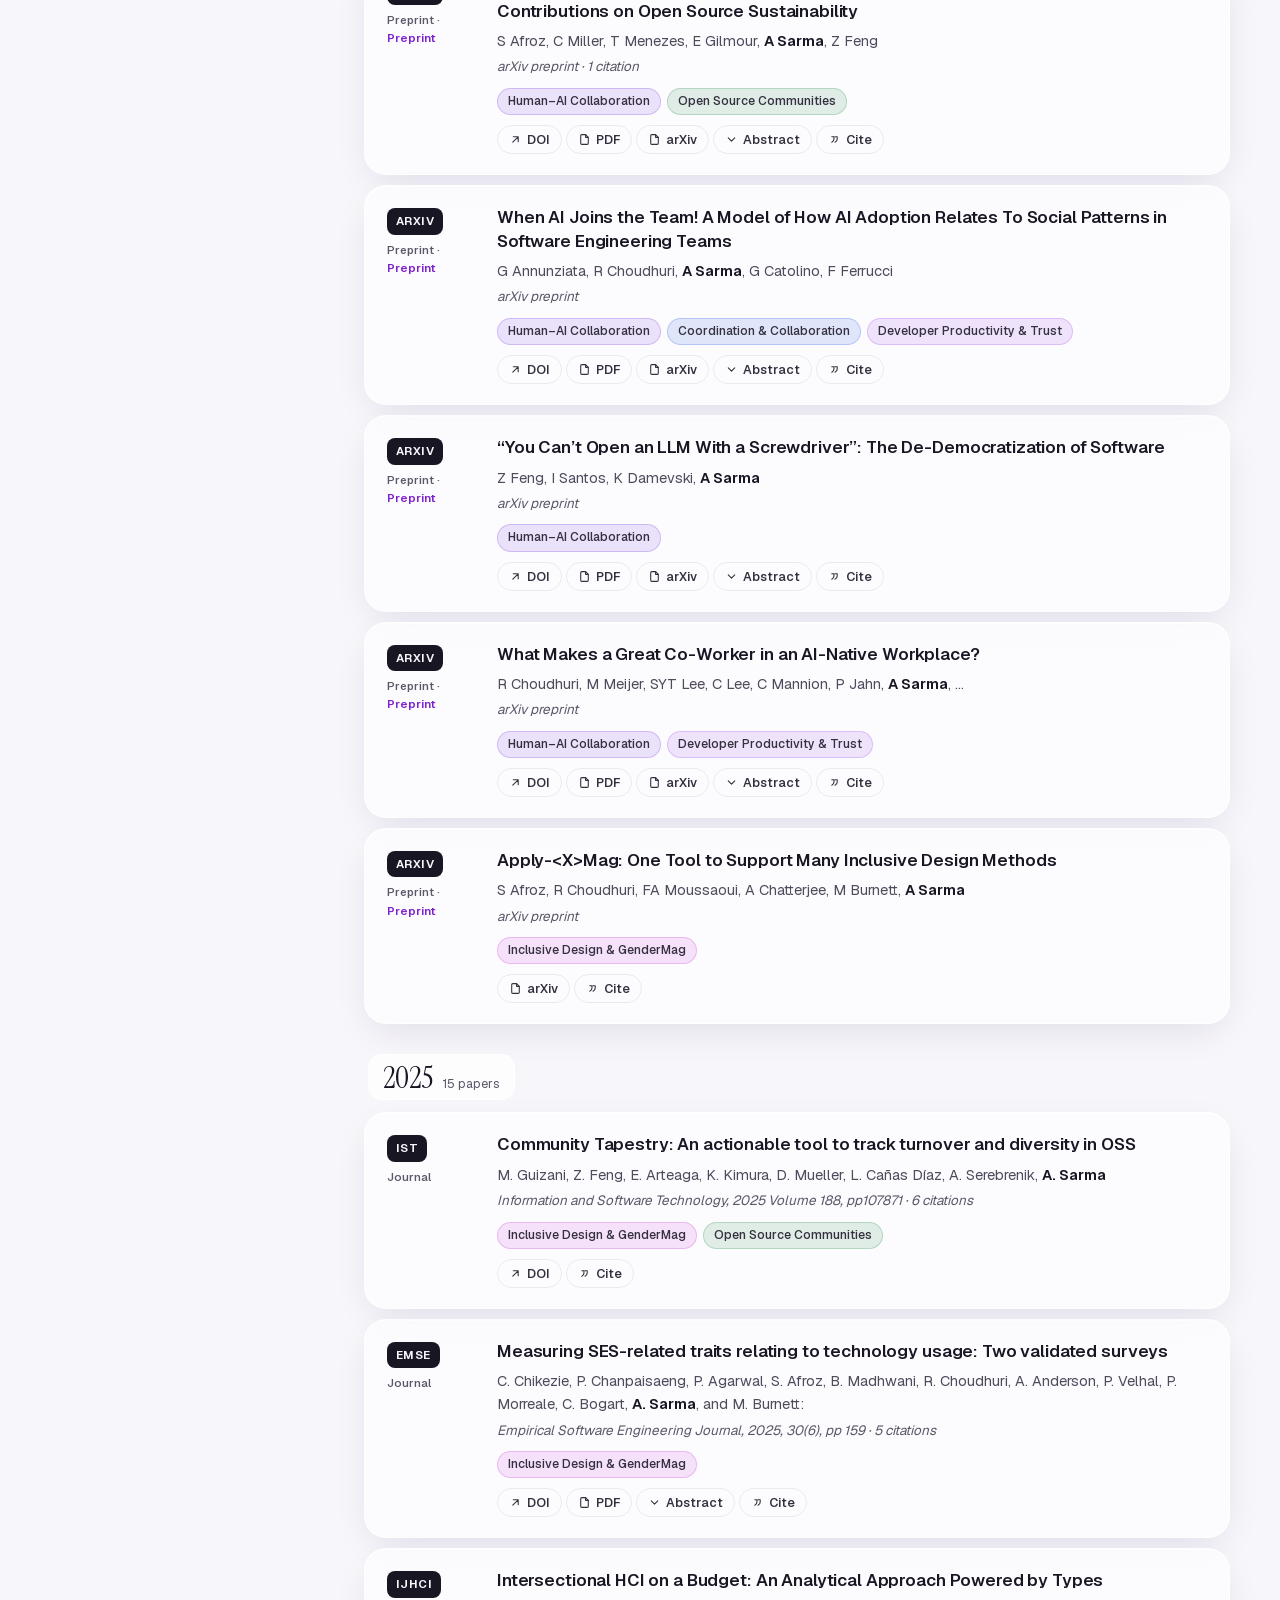
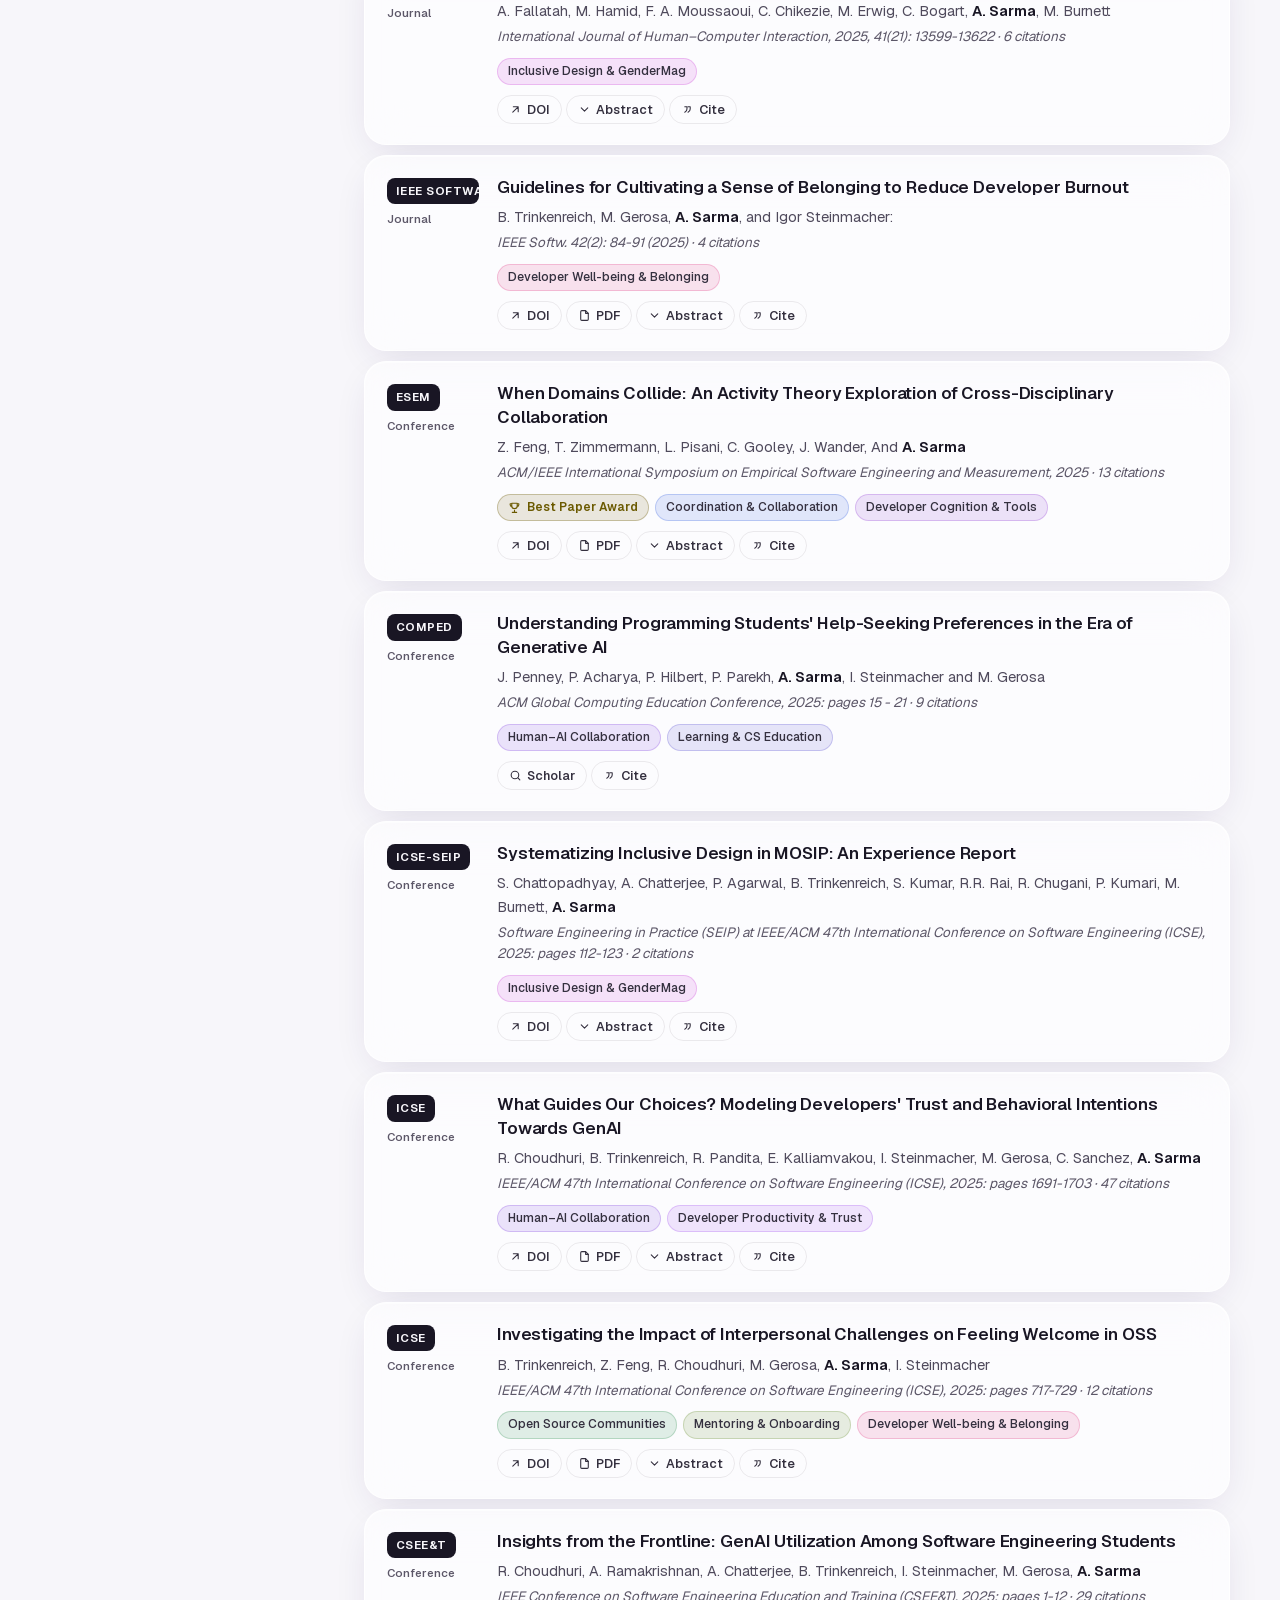
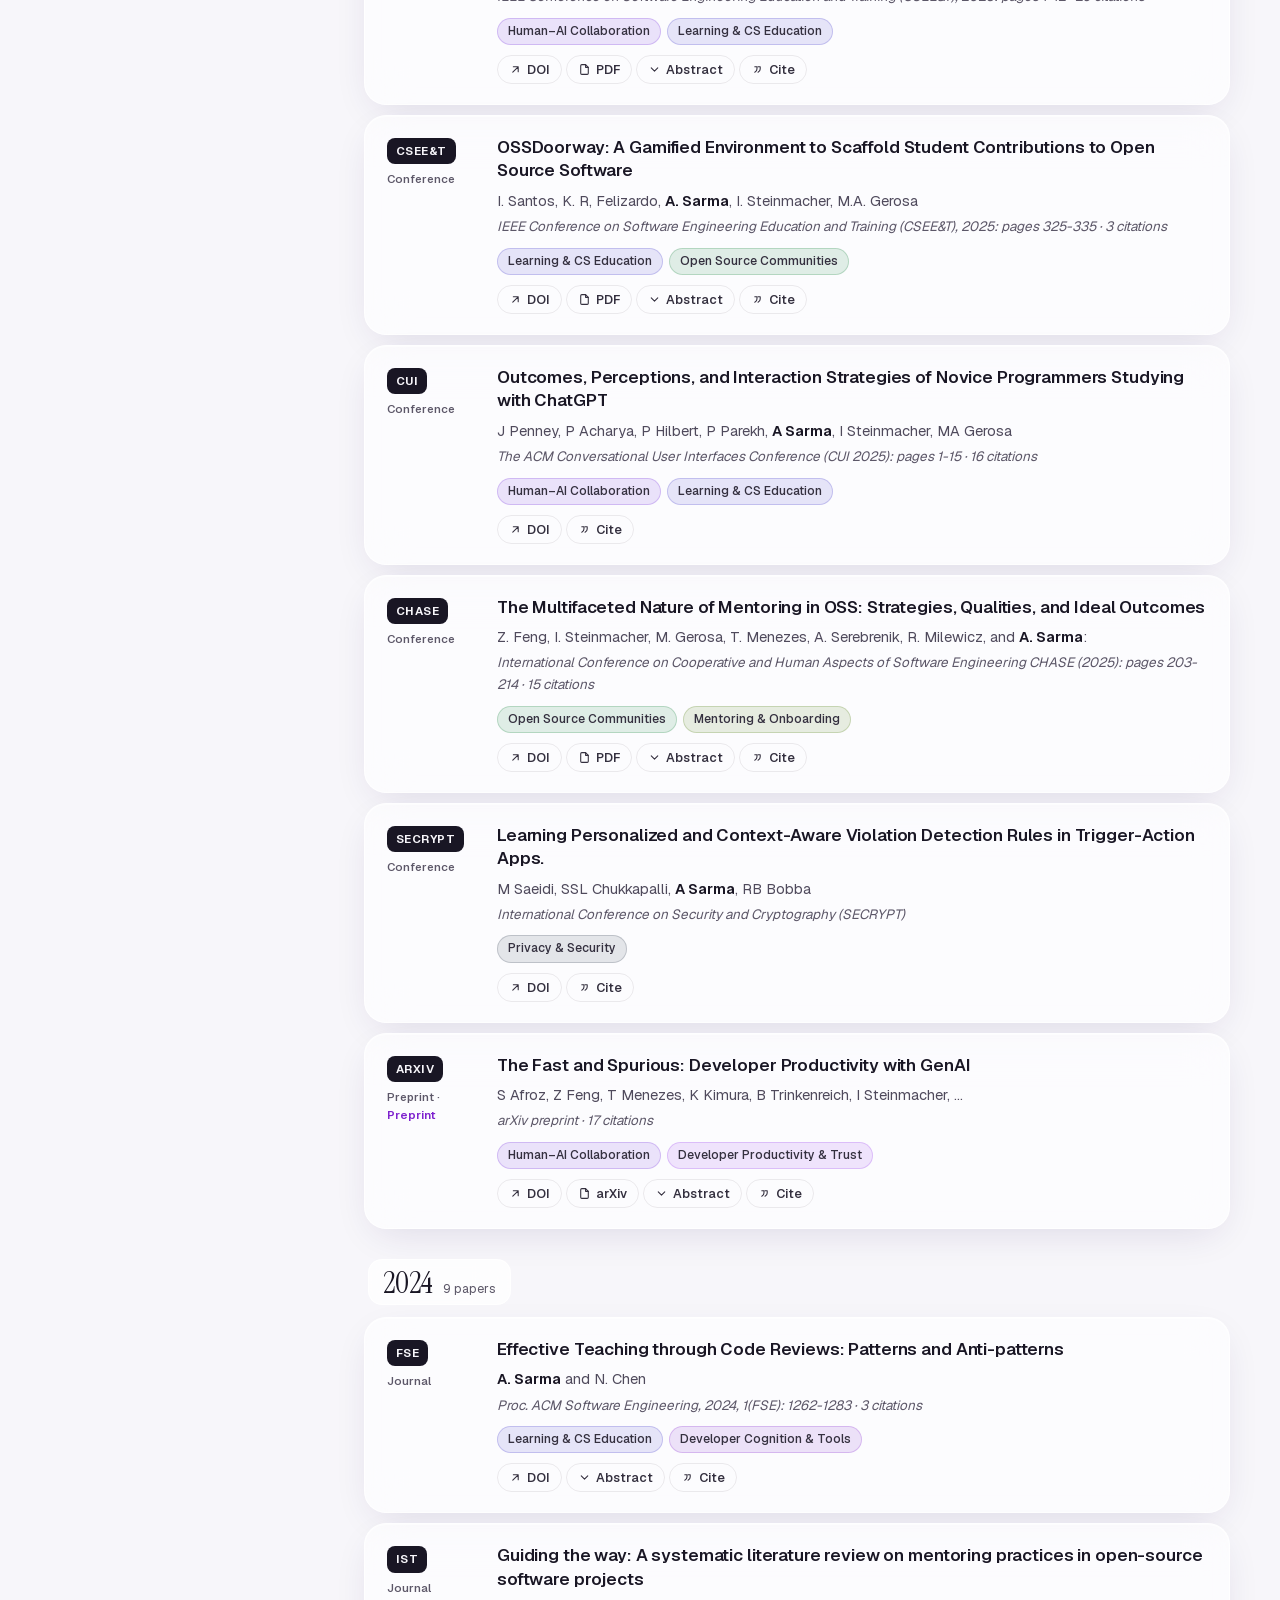
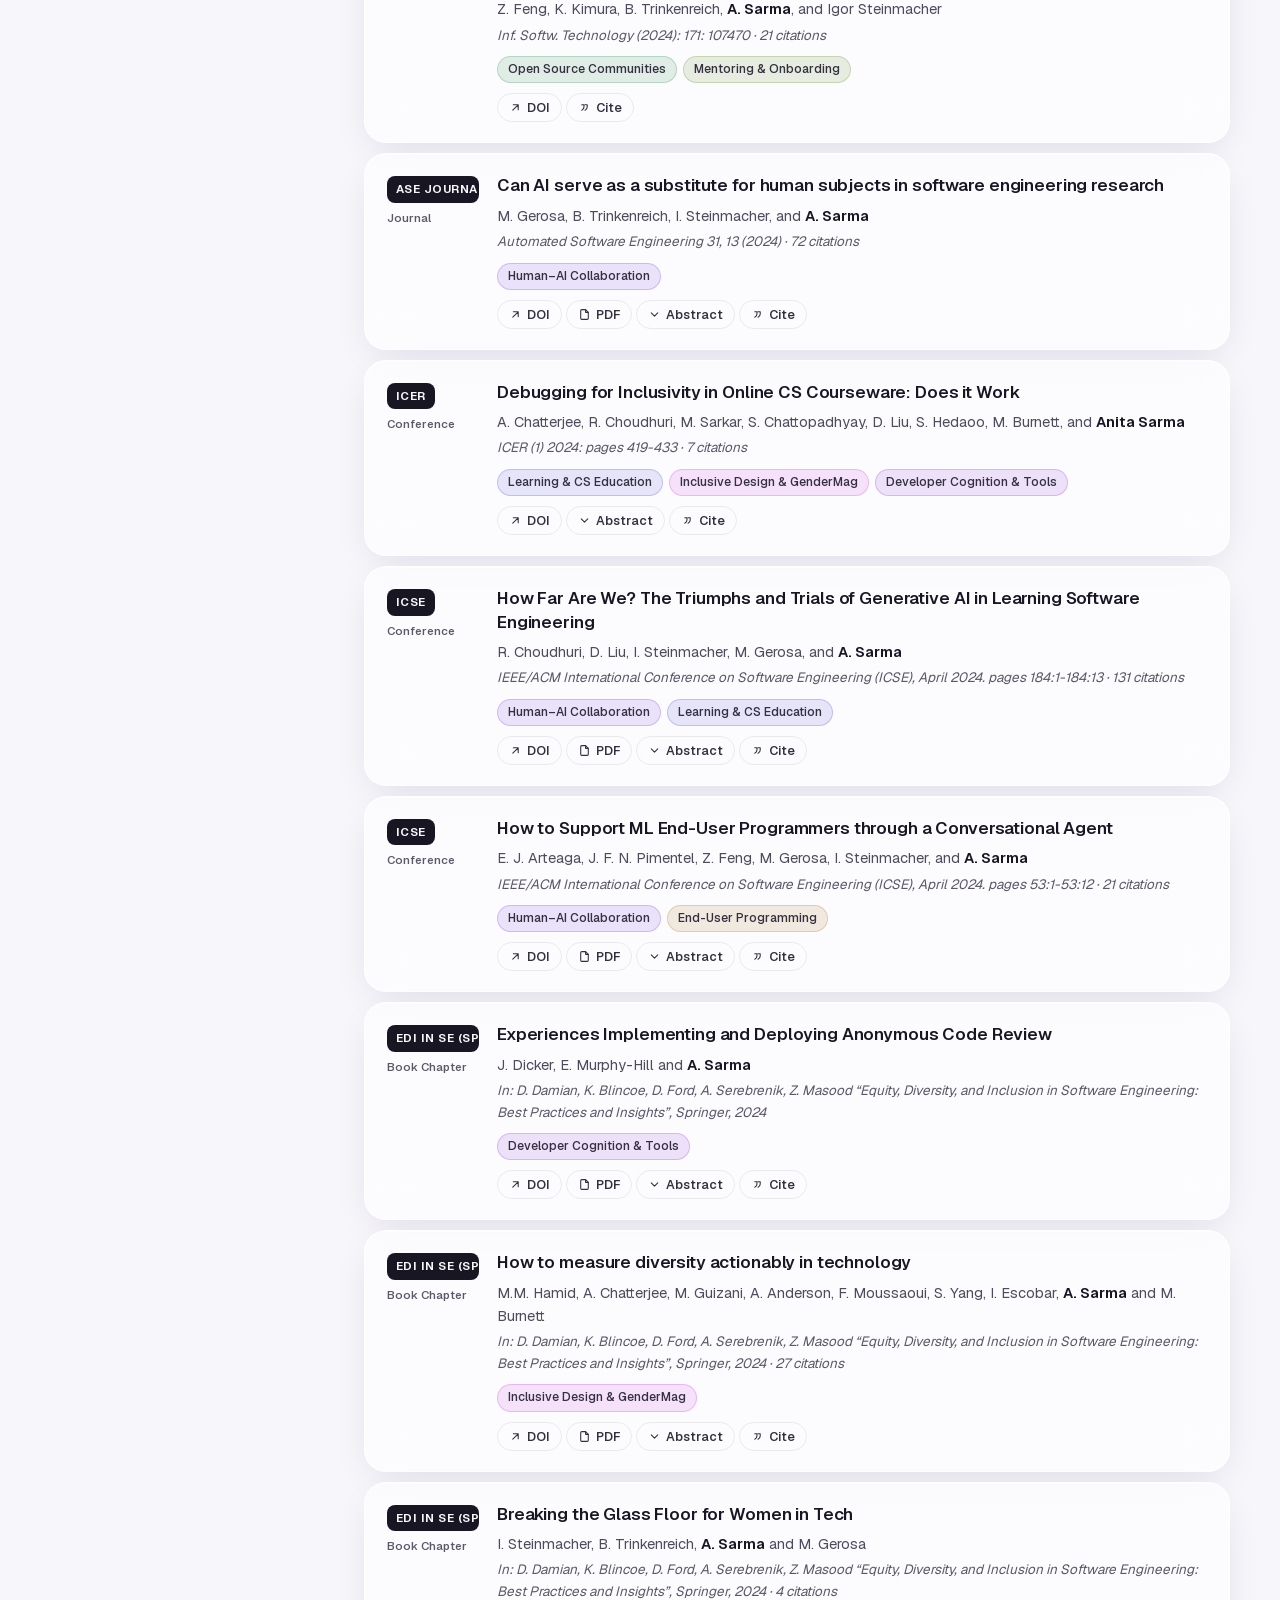
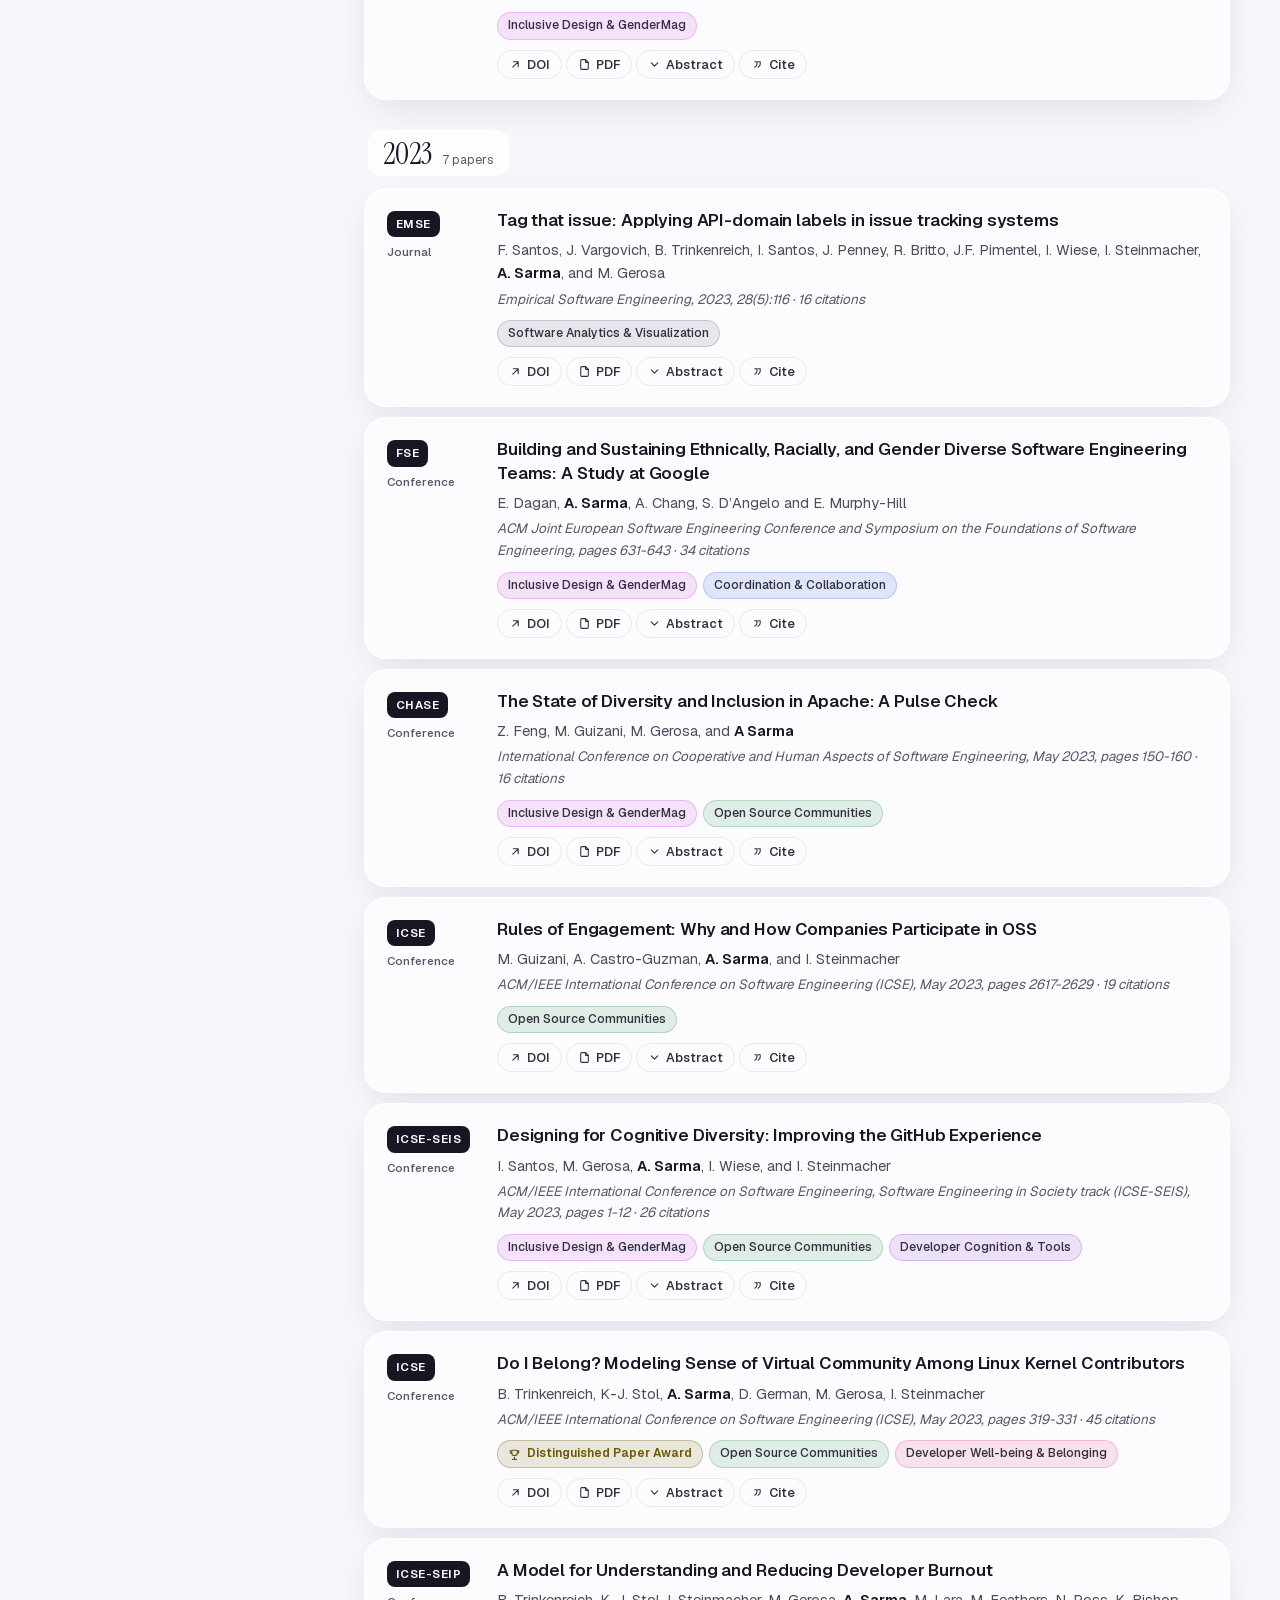
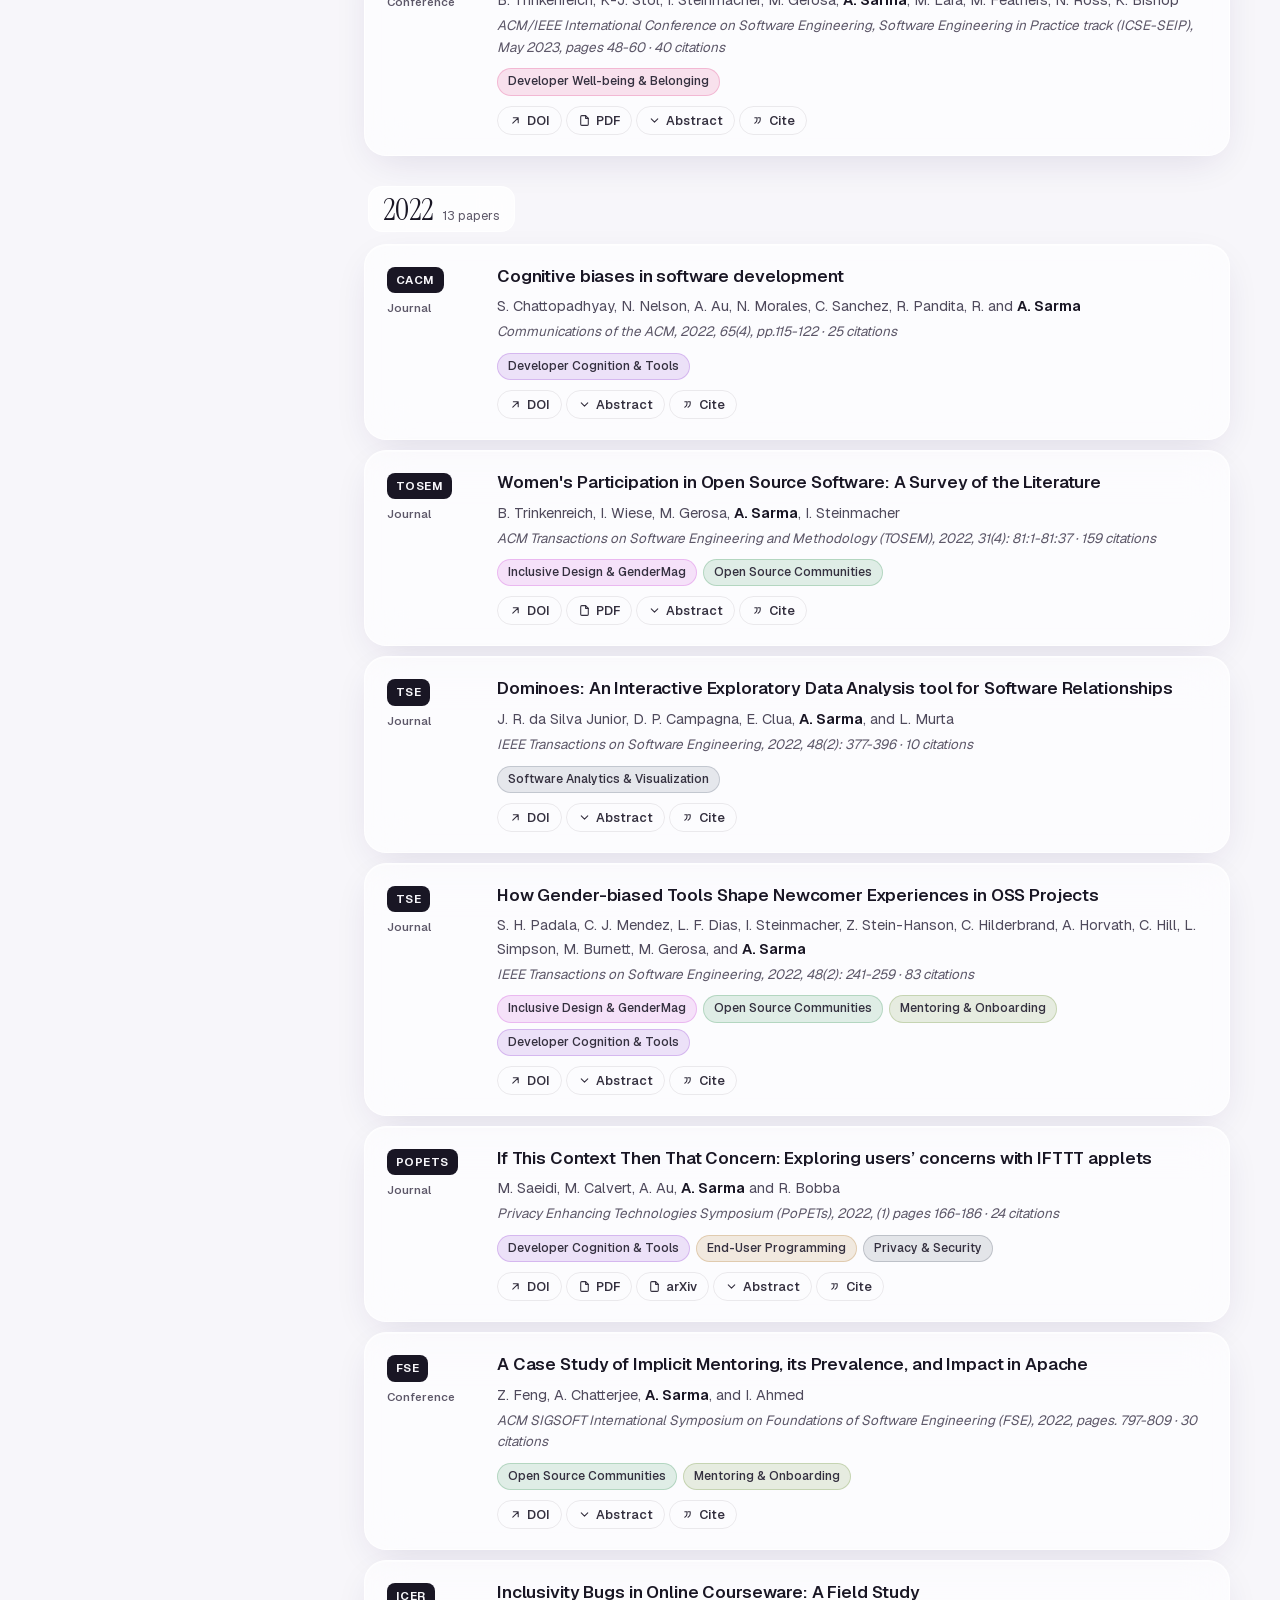
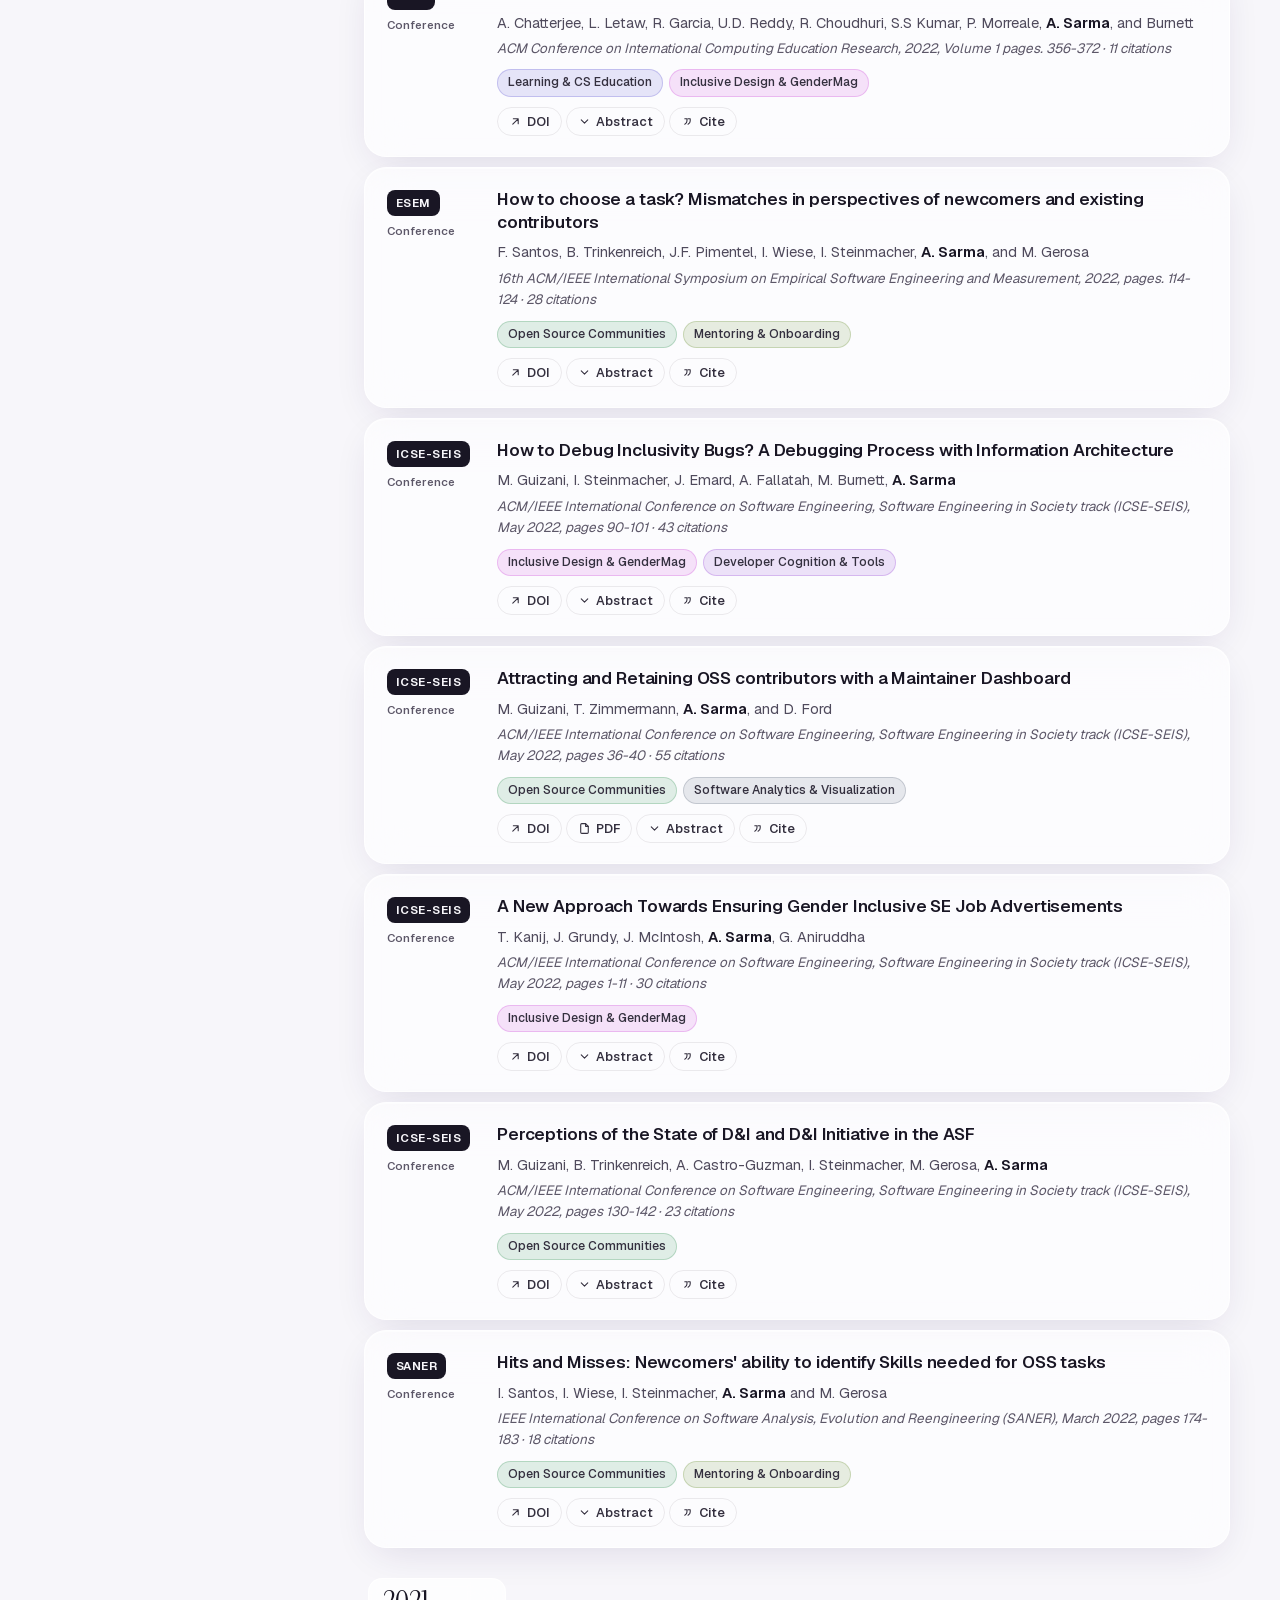
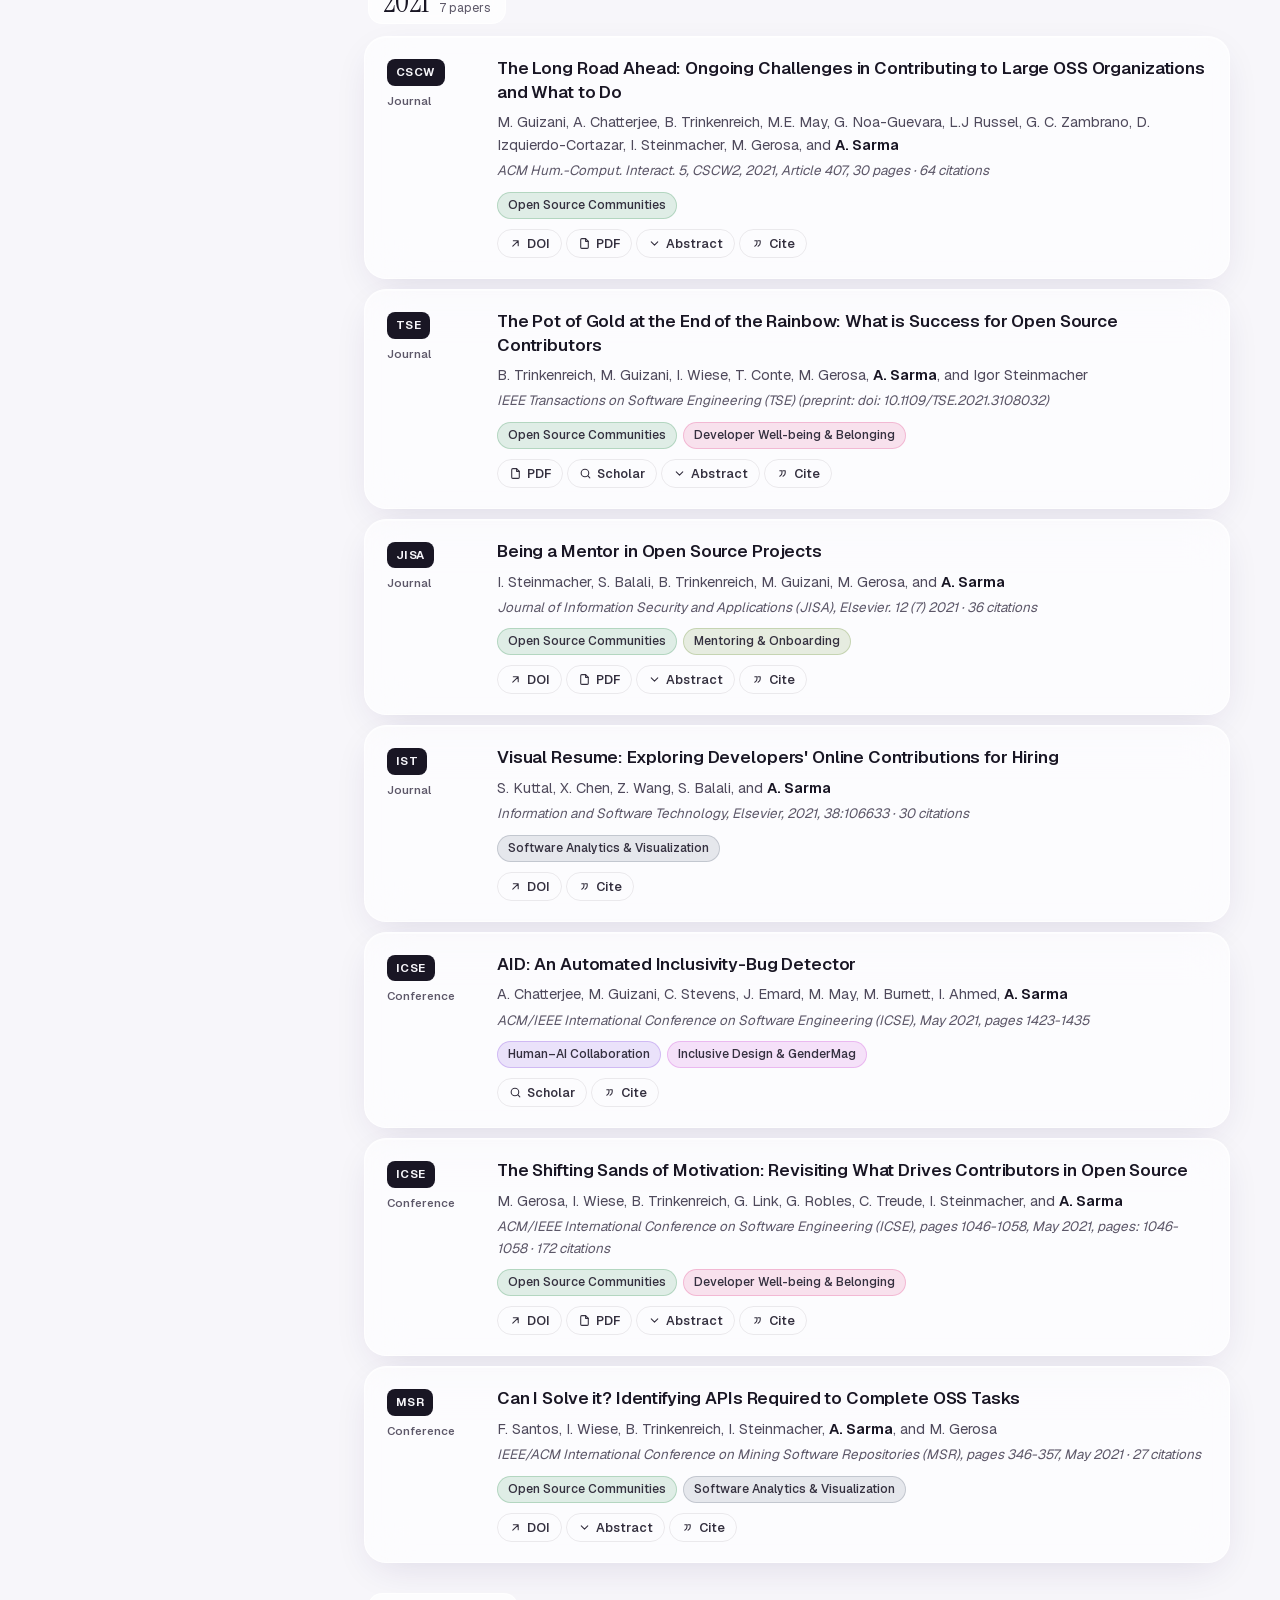
<file: publications.html>
<!doctype html>
<html lang="en">
<head>
<meta charset="utf-8">
<meta name="viewport" content="width=device-width, initial-scale=1">
<title>Publications · Anita Sarma</title>
<meta name="description" content="Searchable, filterable list of Anita Sarma's publications by research field, venue, year, and award.">
<link rel="icon" href="assets/img/favicon.svg" type="image/svg+xml">
<link rel="stylesheet" href="assets/css/style.css?v=202610041505">
<script>try{var t=localStorage.getItem('theme');if(t)document.documentElement.setAttribute('data-theme',t)}catch(e){}</script>
</head>
<body>
<div class="aurora" aria-hidden="true"><span class="b1"></span><span class="b2"></span><span class="b3"></span><span class="b4"></span></div>
<div class="grain" aria-hidden="true"></div>
<header id="site-nav"></header>

<main class="wrap">
  <div class="page-hero reveal">
    <span class="eyebrow">Publications</span>
    <h1>Research articles, <em>by field</em></h1>
    <p>Search titles, authors, venues, and abstracts, then narrow by research field, publication type, year, or award. Each paper links to its DOI or preprint and has a one-click BibTeX citation.</p>
  </div>

  <div class="search reveal" style="margin-bottom:22px">
    <svg width="16" height="16" viewBox="0 0 24 24" fill="none" stroke="currentColor" stroke-width="2" stroke-linecap="round"><circle cx="11" cy="11" r="7"/><path d="m20 20-3.5-3.5"/></svg>
    <input id="q" type="search" placeholder="Search e.g. “trust”, “merge conflicts”, “Burnett”, “ICSE”…" autocomplete="off" aria-label="Search publications">
    <kbd>/</kbd>
  </div>

  <div class="pub-shell">
    <aside class="filters glass reveal" id="filters" aria-label="Filters">
      <button class="btn btn-ghost filter-toggle" id="filter-toggle" type="button" aria-expanded="true">Filters</button>
      <div class="filter-body">
        <div>
          <h4>Research field <button type="button" data-clear="fields">Clear</button></h4>
          <div class="chips stack" id="f-fields"></div>
        </div>
        <div>
          <h4>Type <button type="button" data-clear="types">Clear</button></h4>
          <div class="chips" id="f-types"></div>
        </div>
        <div>
          <h4>Year</h4>
          <div class="hist" id="hist" aria-label="Papers per year"></div>
          <div class="hist-axis"><span id="hmin"></span><span id="hmax"></span></div>
          <div class="range" style="margin-top:12px">
            <select id="from" aria-label="From year"></select><span>to</span><select id="to" aria-label="To year"></select>
          </div>
        </div>
        <div>
          <h4>Venue</h4>
          <select class="select" id="venue" aria-label="Venue"><option value="">All venues</option></select>
        </div>
        <div style="display:grid;gap:12px">
          <label class="switch">Award-winning only <input type="checkbox" id="award"></label>
          <label class="switch">Hide tech reports &amp; preprints <input type="checkbox" id="archival"></label>
        </div>
      </div>
    </aside>

    <div>
      <div class="results-bar">
        <div class="count" id="count" aria-live="polite"></div>
        <div style="display:flex;gap:8px;align-items:center;flex-wrap:wrap">
          <select class="select" id="sort" aria-label="Sort" style="width:auto">
            <option value="new">Newest first</option>
            <option value="old">Oldest first</option>
            <option value="cites">Most cited</option>
          </select>
          <button class="btn btn-ghost" id="export" type="button" style="padding:9px 15px;font-size:14px">Export .bib</button>
        </div>
      </div>
      <div class="active-filters" id="active" style="margin:0 4px 16px"></div>
      <div id="results"></div>
    </div>
  </div>
</main>

<footer id="site-footer"></footer>
<script src="assets/js/site.js?v=202610041505"></script>
<script src="assets/js/publications.js?v=202610041505"></script>
</body>
</html>
</file>
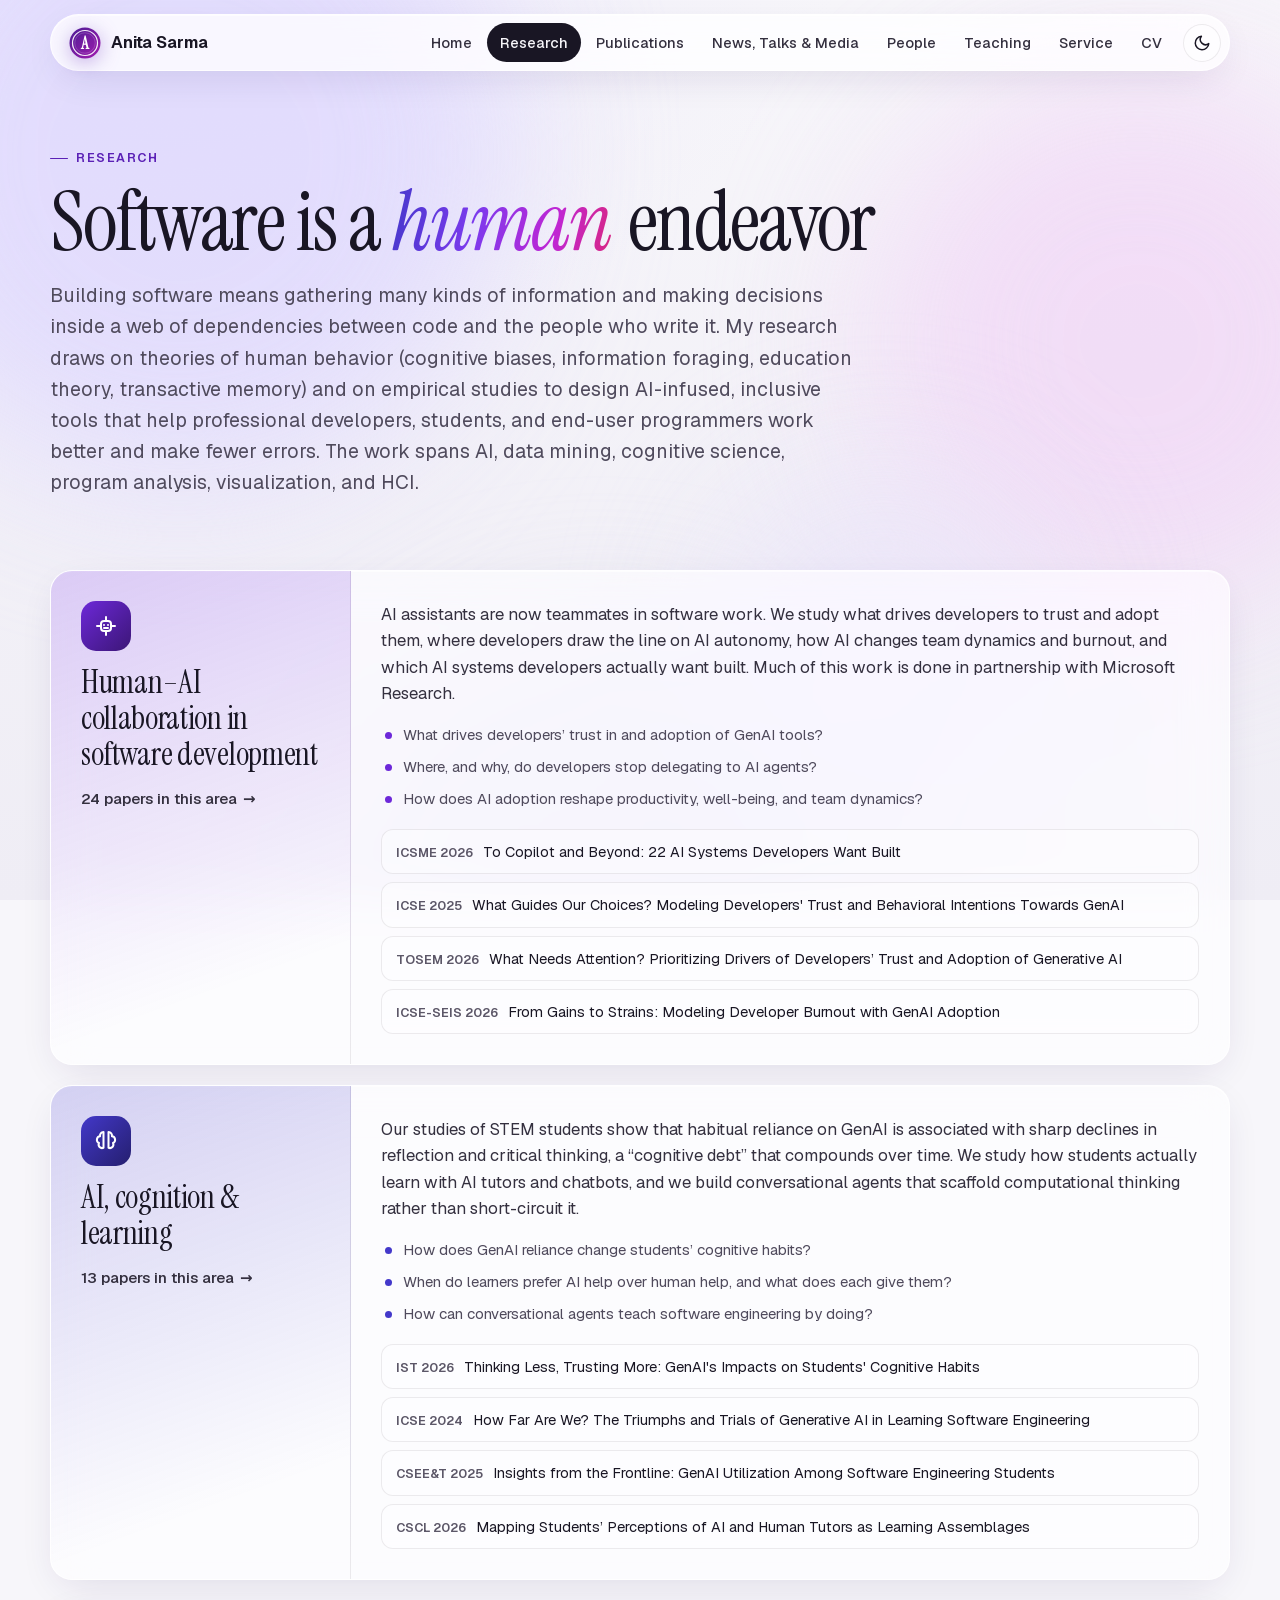
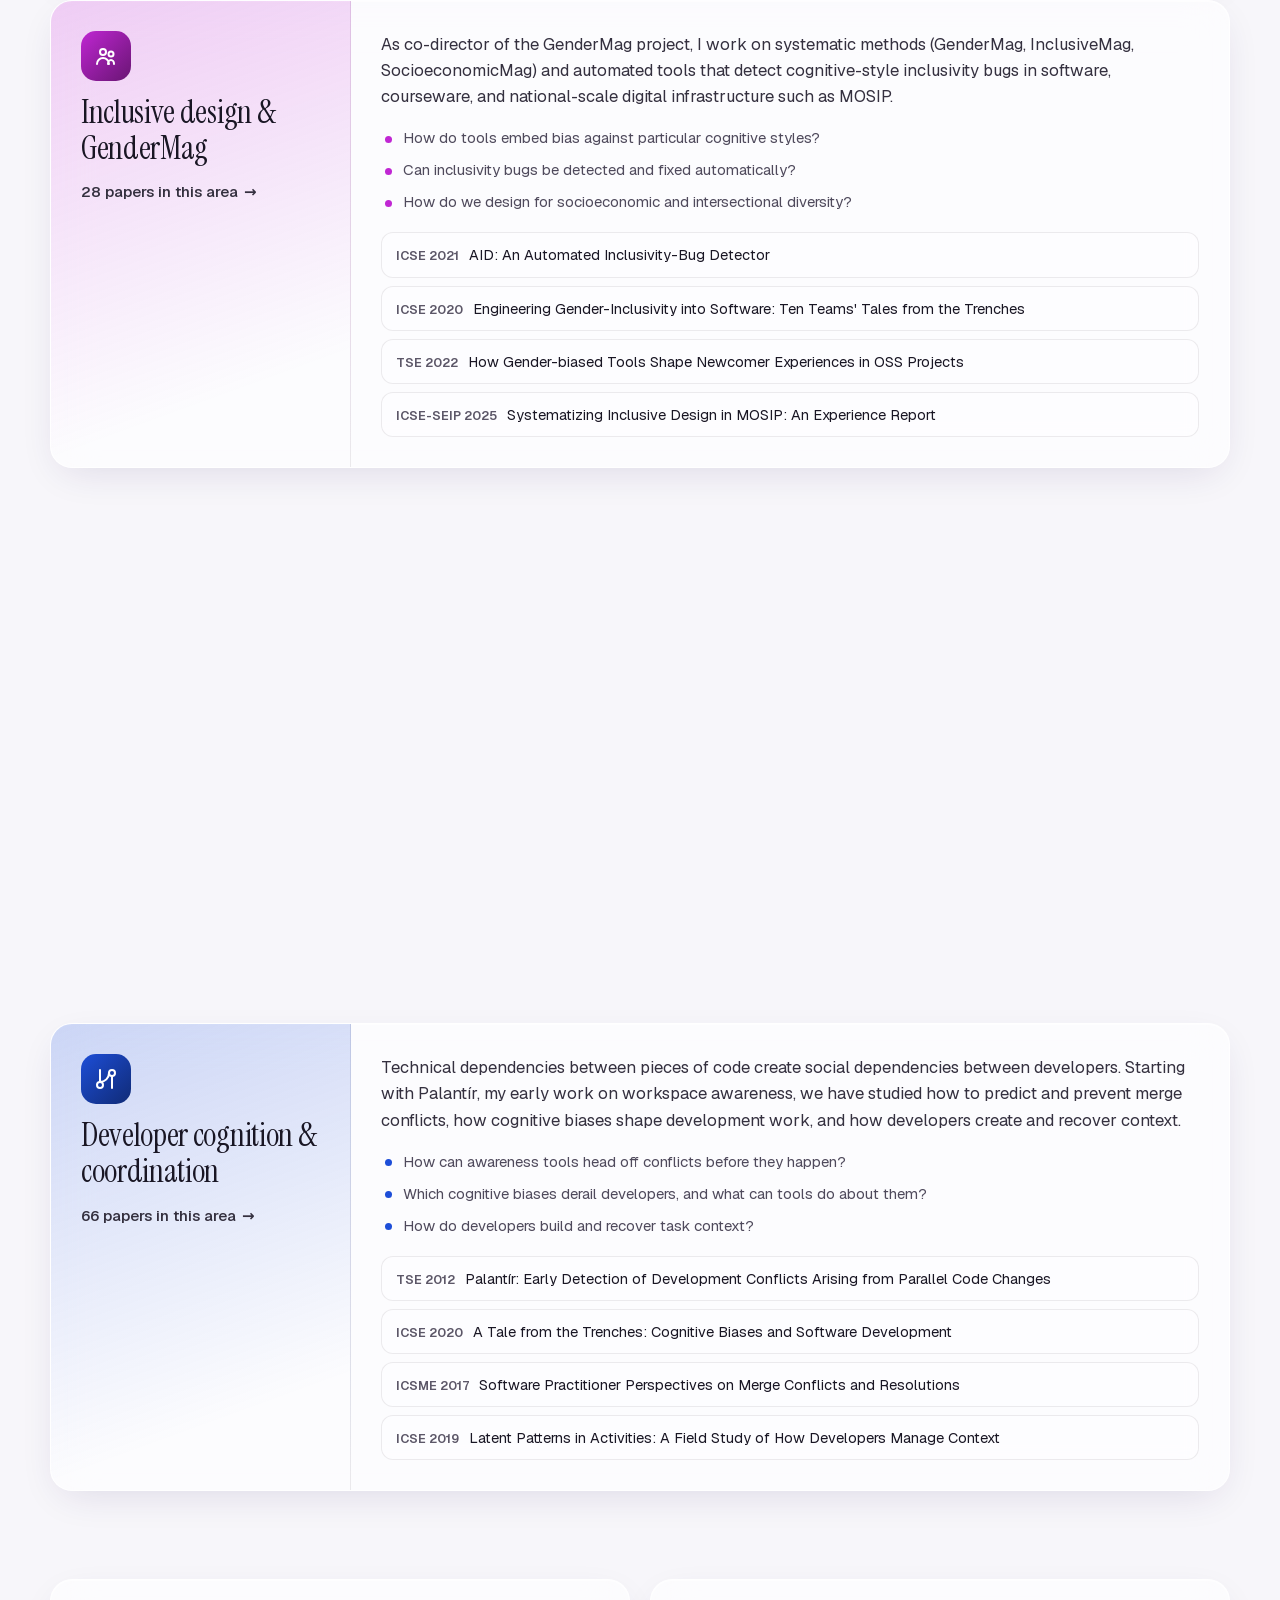
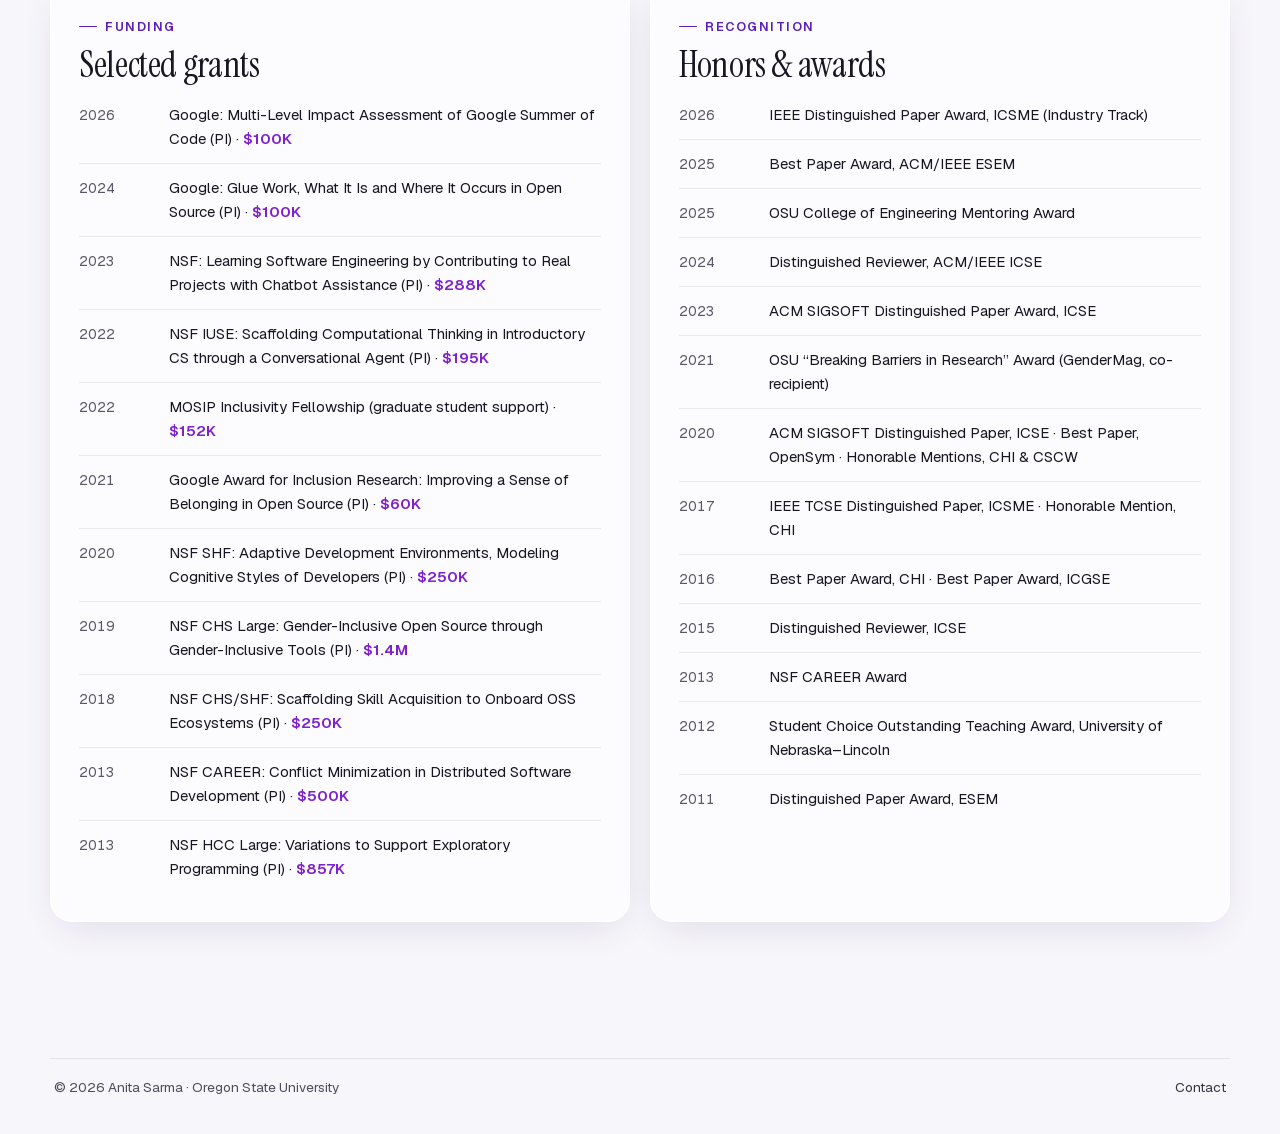
<file: research.html>
<!doctype html>
<html lang="en">
<head>
<meta charset="utf-8">
<meta name="viewport" content="width=device-width, initial-scale=1">
<title>Research · Anita Sarma</title>
<meta name="description" content="Research areas, funding, and honors: human–AI collaboration, AI and learning, inclusive design, open source sustainability, and developer cognition.">
<link rel="icon" href="assets/img/favicon.svg" type="image/svg+xml">
<link rel="stylesheet" href="assets/css/style.css?v=202610041505">
<script>try{var t=localStorage.getItem('theme');if(t)document.documentElement.setAttribute('data-theme',t)}catch(e){}</script>
</head>
<body>
<div class="aurora" aria-hidden="true"><span class="b1"></span><span class="b2"></span><span class="b3"></span><span class="b4"></span></div>
<div class="grain" aria-hidden="true"></div>
<header id="site-nav"></header>

<main class="wrap">
  <div class="page-hero reveal">
    <span class="eyebrow">Research</span>
    <h1>Software is a <em>human</em> endeavor</h1>
    <p>Building software means gathering many kinds of information and making decisions inside a web of dependencies between code and the people who write it. My research draws on theories of human behavior (cognitive biases, information foraging, education theory, transactive memory) and on empirical studies to design AI-infused, inclusive tools that help professional developers, students, and end-user programmers work better and make fewer errors. The work spans AI, data mining, cognitive science, program analysis, visualization, and HCI.</p>
  </div>

  <section id="themes"></section>

  <section>
    <div class="grid g2">
      <div class="card glass reveal">
        <span class="eyebrow">Funding</span>
        <h2 class="serif" style="font-size:36px;margin:8px 0 18px">Selected grants</h2>
        <ul class="list-clean">
          <li><span class="y">2026</span><span>Google: Multi-Level Impact Assessment of Google Summer of Code (PI) · <span class="amt">$100K</span></span></li>
          <li><span class="y">2024</span><span>Google: Glue Work, What It Is and Where It Occurs in Open Source (PI) · <span class="amt">$100K</span></span></li>
          <li><span class="y">2023</span><span>NSF: Learning Software Engineering by Contributing to Real Projects with Chatbot Assistance (PI) · <span class="amt">$288K</span></span></li>
          <li><span class="y">2022</span><span>NSF IUSE: Scaffolding Computational Thinking in Introductory CS through a Conversational Agent (PI) · <span class="amt">$195K</span></span></li>
          <li><span class="y">2022</span><span>MOSIP Inclusivity Fellowship (graduate student support) · <span class="amt">$152K</span></span></li>
          <li><span class="y">2021</span><span>Google Award for Inclusion Research: Improving a Sense of Belonging in Open Source (PI) · <span class="amt">$60K</span></span></li>
          <li><span class="y">2020</span><span>NSF SHF: Adaptive Development Environments, Modeling Cognitive Styles of Developers (PI) · <span class="amt">$250K</span></span></li>
          <li><span class="y">2019</span><span>NSF CHS Large: Gender-Inclusive Open Source through Gender-Inclusive Tools (PI) · <span class="amt">$1.4M</span></span></li>
          <li><span class="y">2018</span><span>NSF CHS/SHF: Scaffolding Skill Acquisition to Onboard OSS Ecosystems (PI) · <span class="amt">$250K</span></span></li>
          <li><span class="y">2013</span><span>NSF CAREER: Conflict Minimization in Distributed Software Development (PI) · <span class="amt">$500K</span></span></li>
          <li><span class="y">2013</span><span>NSF HCC Large: Variations to Support Exploratory Programming (PI) · <span class="amt">$857K</span></span></li>
        </ul>
      </div>
      <div class="card glass reveal">
        <span class="eyebrow">Recognition</span>
        <h2 class="serif" style="font-size:36px;margin:8px 0 18px">Honors &amp; awards</h2>
        <ul class="list-clean">
          <li><span class="y">2026</span><span>IEEE Distinguished Paper Award, ICSME (Industry Track)</span></li>
          <li><span class="y">2025</span><span>Best Paper Award, ACM/IEEE ESEM</span></li>
          <li><span class="y">2025</span><span>OSU College of Engineering Mentoring Award</span></li>
          <li><span class="y">2024</span><span>Distinguished Reviewer, ACM/IEEE ICSE</span></li>
          <li><span class="y">2023</span><span>ACM SIGSOFT Distinguished Paper Award, ICSE</span></li>
          <li><span class="y">2021</span><span>OSU “Breaking Barriers in Research” Award (GenderMag, co-recipient)</span></li>
          <li><span class="y">2020</span><span>ACM SIGSOFT Distinguished Paper, ICSE · Best Paper, OpenSym · Honorable Mentions, CHI &amp; CSCW</span></li>
          <li><span class="y">2017</span><span>IEEE TCSE Distinguished Paper, ICSME · Honorable Mention, CHI</span></li>
          <li><span class="y">2016</span><span>Best Paper Award, CHI · Best Paper Award, ICGSE</span></li>
          <li><span class="y">2015</span><span>Distinguished Reviewer, ICSE</span></li>
          <li><span class="y">2013</span><span>NSF CAREER Award</span></li>
          <li><span class="y">2012</span><span>Student Choice Outstanding Teaching Award, University of Nebraska–Lincoln</span></li>
          <li><span class="y">2011</span><span>Distinguished Paper Award, ESEM</span></li>
        </ul>
      </div>
    </div>
  </section>
</main>

<footer id="site-footer"></footer>
<script src="assets/js/site.js?v=202610041505"></script>
<script src="assets/js/themes.js?v=202610041505"></script>
<script>
(async function () {
  const { esc, url, getJSON, setupReveal } = window.Site;
  let pubs = [];
  try { pubs = await getJSON('data/publications.json'); } catch (e) {}
  const byId = Object.fromEntries(pubs.map(p => [p.id, p]));
  document.getElementById('themes').innerHTML = window.THEMES.map(t => {
    const count = pubs.filter(p => (p.tags || []).includes(t.tag)).length;
    const reps = t.reps.map(id => byId[id]).filter(Boolean).map(p => {
      const href = p.doi || (p.arxiv ? 'https://arxiv.org/abs/' + p.arxiv : 'publications.html?q=' + encodeURIComponent(p.title));
      return `<a href="${url(href)}" target="_blank" rel="noopener"><span>${esc(p.venueShort)} ${p.year}</span>${esc(p.title)}</a>`;
    }).join('');
    return `<article class="theme-block glass reveal" id="${t.id}" style="--c:${t.color}">
      <div class="side">
        <span class="ic">${t.icon}</span>
        <h2>${esc(t.title)}</h2>
        <a class="link-arrow" href="publications.html?field=${encodeURIComponent(t.tag)}">${count ? count + ' papers' : 'Papers'} in this area</a>
      </div>
      <div class="main">
        <p>${esc(t.body)}</p>
        <ul class="qs">${t.questions.map(q => `<li>${esc(q)}</li>`).join('')}</ul>
        <div class="reps">${reps}</div>
      </div>
    </article>`;
  }).join('');
  setupReveal();
  if (location.hash) document.querySelector(location.hash)?.scrollIntoView();
})();
</script>
</body>
</html>
</file>
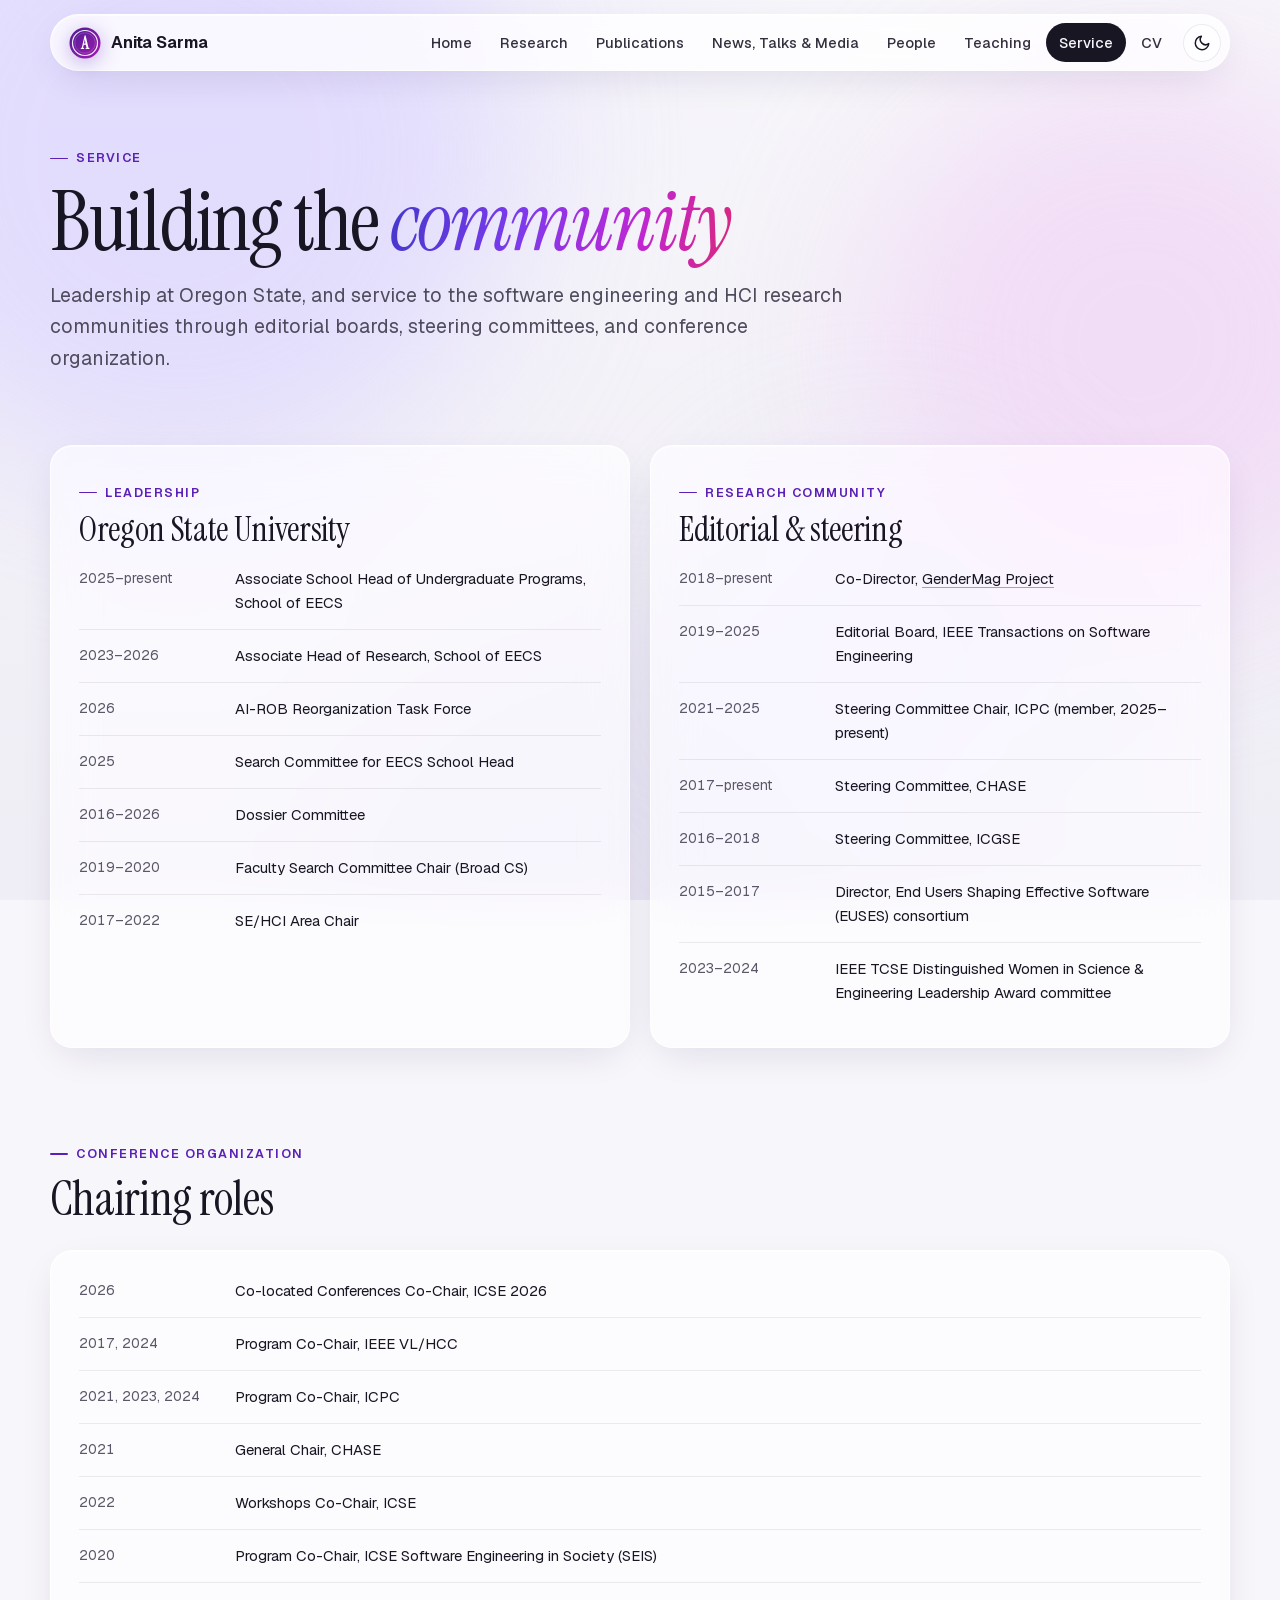
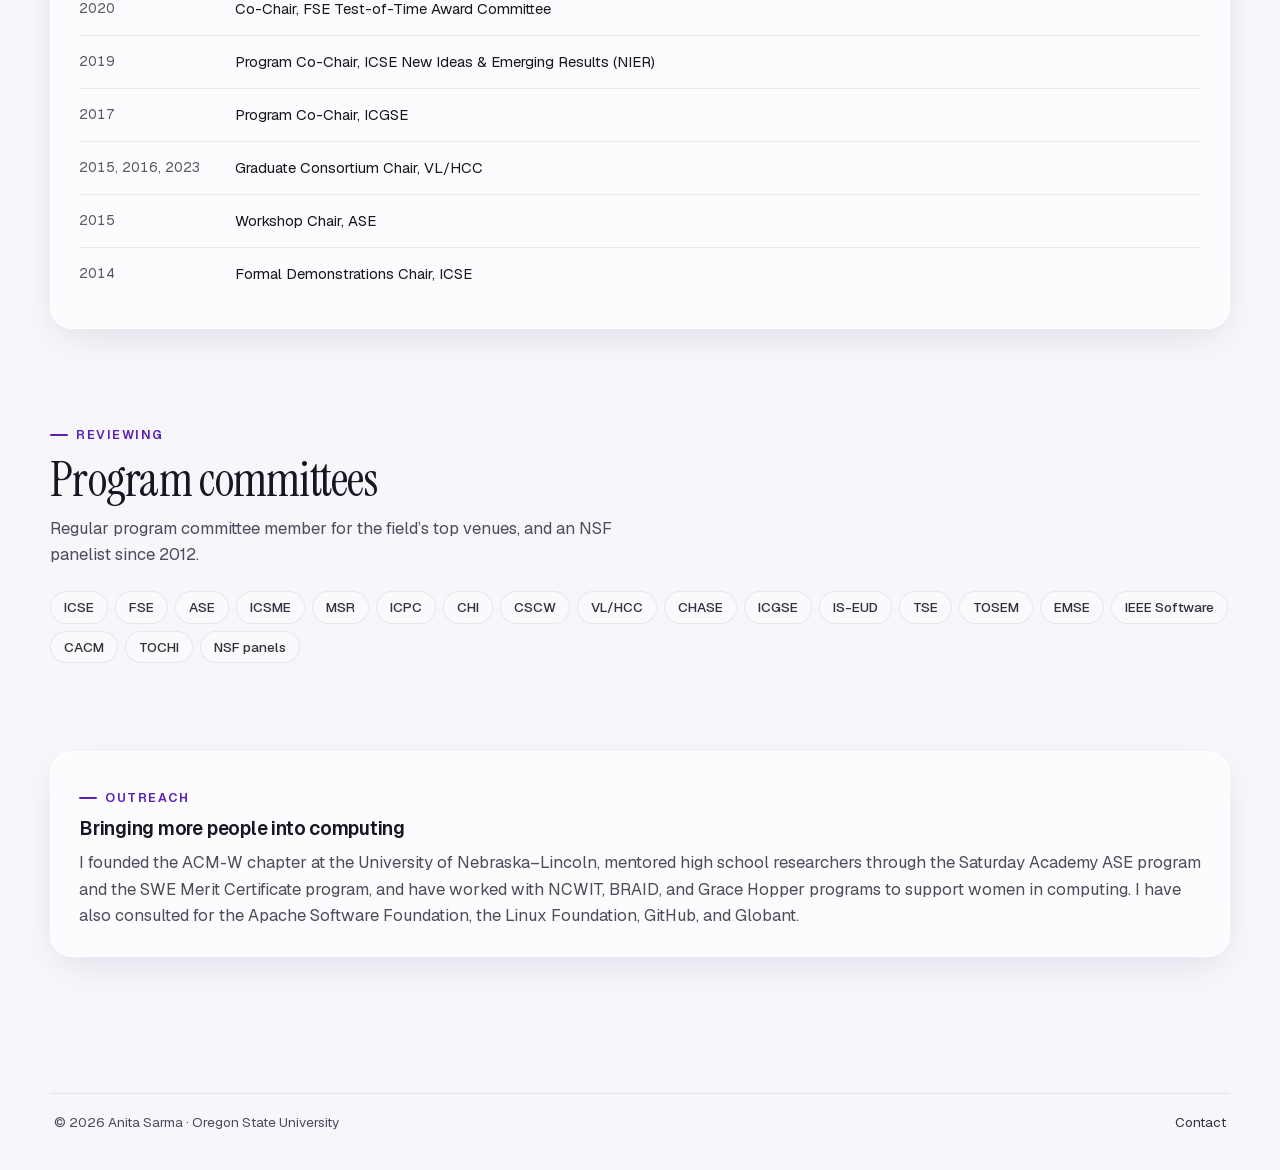
<file: service.html>
<!doctype html>
<html lang="en">
<head>
<meta charset="utf-8">
<meta name="viewport" content="width=device-width, initial-scale=1">
<title>Service · Anita Sarma</title>
<meta name="description" content="Leadership, editorial, steering-committee, and conference organization service by Anita Sarma.">
<link rel="icon" href="assets/img/favicon.svg" type="image/svg+xml">
<link rel="stylesheet" href="assets/css/style.css?v=202610041505">
<script>try{var t=localStorage.getItem('theme');if(t)document.documentElement.setAttribute('data-theme',t)}catch(e){}</script>
</head>
<body>
<div class="aurora" aria-hidden="true"><span class="b1"></span><span class="b2"></span><span class="b3"></span><span class="b4"></span></div>
<div class="grain" aria-hidden="true"></div>
<header id="site-nav"></header>

<main class="wrap">
  <div class="page-hero reveal">
    <span class="eyebrow">Service</span>
    <h1>Building the <em>community</em></h1>
    <p>Leadership at Oregon State, and service to the software engineering and HCI research communities through editorial boards, steering committees, and conference organization.</p>
  </div>

  <section>
    <div class="grid g2">
      <div class="card glass reveal">
        <span class="eyebrow">Leadership</span>
        <h2 class="serif" style="font-size:34px;margin:8px 0 18px">Oregon State University</h2>
        <div class="role-list">
          <div><span class="y">2025–present</span><span>Associate School Head of Undergraduate Programs, School of EECS</span></div>
          <div><span class="y">2023–2026</span><span>Associate Head of Research, School of EECS</span></div>
          <div><span class="y">2026</span><span>AI-ROB Reorganization Task Force</span></div>
          <div><span class="y">2025</span><span>Search Committee for EECS School Head</span></div>
          <div><span class="y">2016–2026</span><span>Dossier Committee</span></div>
          <div><span class="y">2019–2020</span><span>Faculty Search Committee Chair (Broad CS)</span></div>
          <div><span class="y">2017–2022</span><span>SE/HCI Area Chair</span></div>
        </div>
      </div>
      <div class="card glass reveal">
        <span class="eyebrow">Research community</span>
        <h2 class="serif" style="font-size:34px;margin:8px 0 18px">Editorial &amp; steering</h2>
        <div class="role-list">
          <div><span class="y">2018–present</span><span>Co-Director, <a href="https://gendermag.org" target="_blank" rel="noopener">GenderMag Project</a></span></div>
          <div><span class="y">2019–2025</span><span>Editorial Board, IEEE Transactions on Software Engineering</span></div>
          <div><span class="y">2021–2025</span><span>Steering Committee Chair, ICPC (member, 2025–present)</span></div>
          <div><span class="y">2017–present</span><span>Steering Committee, CHASE</span></div>
          <div><span class="y">2016–2018</span><span>Steering Committee, ICGSE</span></div>
          <div><span class="y">2015–2017</span><span>Director, End Users Shaping Effective Software (EUSES) consortium</span></div>
          <div><span class="y">2023–2024</span><span>IEEE TCSE Distinguished Women in Science &amp; Engineering Leadership Award committee</span></div>
        </div>
      </div>
    </div>
  </section>

  <section>
    <div class="section-head reveal"><div><span class="eyebrow">Conference organization</span><h2>Chairing roles</h2></div></div>
    <div class="card glass reveal">
      <div class="role-list">
        <div><span class="y">2026</span><span>Co-located Conferences Co-Chair, ICSE 2026</span></div>
        <div><span class="y">2017, 2024</span><span>Program Co-Chair, IEEE VL/HCC</span></div>
        <div><span class="y">2021, 2023, 2024</span><span>Program Co-Chair, ICPC</span></div>
        <div><span class="y">2021</span><span>General Chair, CHASE</span></div>
        <div><span class="y">2022</span><span>Workshops Co-Chair, ICSE</span></div>
        <div><span class="y">2020</span><span>Program Co-Chair, ICSE Software Engineering in Society (SEIS)</span></div>
        <div><span class="y">2020</span><span>Co-Chair, FSE Test-of-Time Award Committee</span></div>
        <div><span class="y">2019</span><span>Program Co-Chair, ICSE New Ideas &amp; Emerging Results (NIER)</span></div>
        <div><span class="y">2017</span><span>Program Co-Chair, ICGSE</span></div>
        <div><span class="y">2015, 2016, 2023</span><span>Graduate Consortium Chair, VL/HCC</span></div>
        <div><span class="y">2015</span><span>Workshop Chair, ASE</span></div>
        <div><span class="y">2014</span><span>Formal Demonstrations Chair, ICSE</span></div>
      </div>
    </div>
  </section>

  <section>
    <div class="section-head reveal"><div><span class="eyebrow">Reviewing</span><h2>Program committees</h2><p>Regular program committee member for the field’s top venues, and an NSF panelist since 2012.</p></div></div>
    <div class="chips reveal">
      <span class="chip">ICSE</span><span class="chip">FSE</span><span class="chip">ASE</span><span class="chip">ICSME</span><span class="chip">MSR</span><span class="chip">ICPC</span>
      <span class="chip">CHI</span><span class="chip">CSCW</span><span class="chip">VL/HCC</span><span class="chip">CHASE</span><span class="chip">ICGSE</span><span class="chip">IS-EUD</span>
      <span class="chip">TSE</span><span class="chip">TOSEM</span><span class="chip">EMSE</span><span class="chip">IEEE Software</span><span class="chip">CACM</span><span class="chip">TOCHI</span><span class="chip">NSF panels</span>
    </div>
  </section>

  <section class="reveal">
    <div class="card glass">
      <span class="eyebrow">Outreach</span>
      <h3 style="margin-top:10px">Bringing more people into computing</h3>
      <p class="muted">I founded the ACM-W chapter at the University of Nebraska–Lincoln, mentored high school researchers through the Saturday Academy ASE program and the SWE Merit Certificate program, and have worked with NCWIT, BRAID, and Grace Hopper programs to support women in computing. I have also consulted for the Apache Software Foundation, the Linux Foundation, GitHub, and Globant.</p>
    </div>
  </section>
</main>

<footer id="site-footer"></footer>
<script src="assets/js/site.js?v=202610041505"></script>
</body>
</html>
</file>
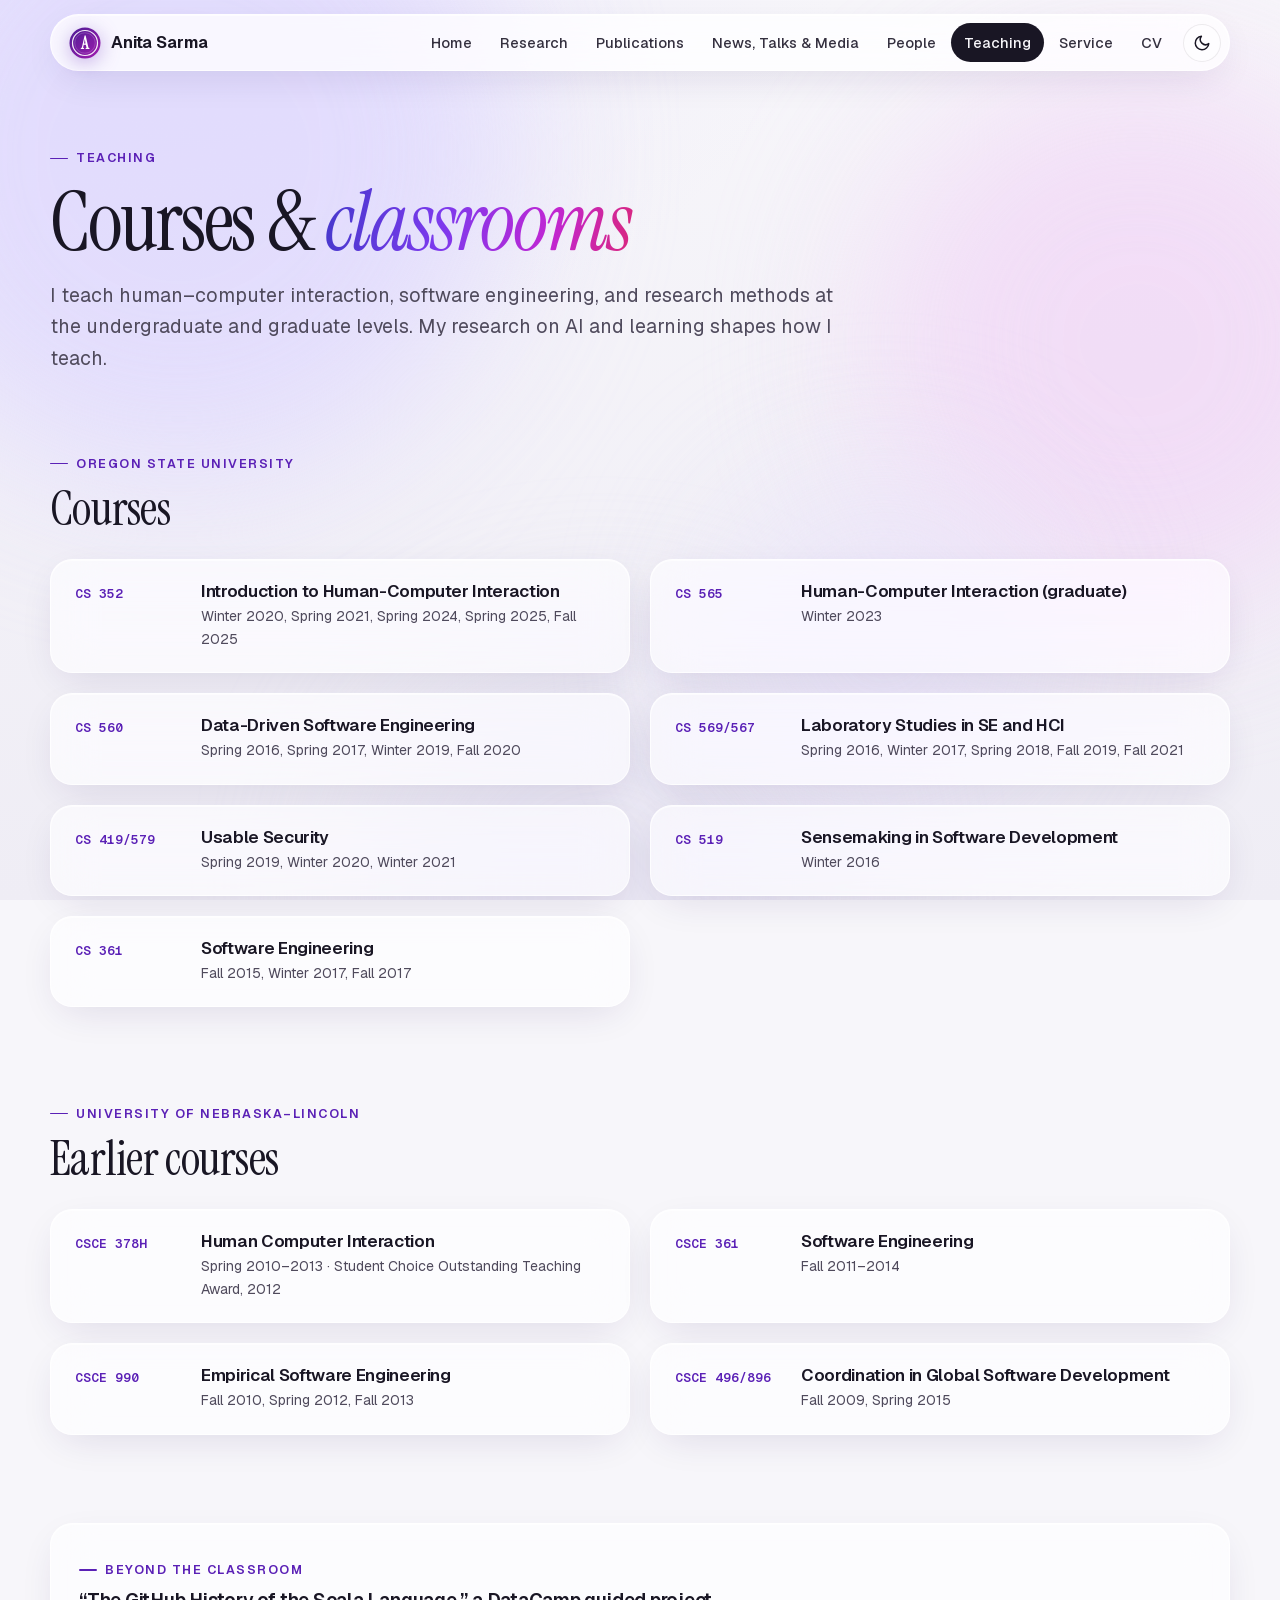
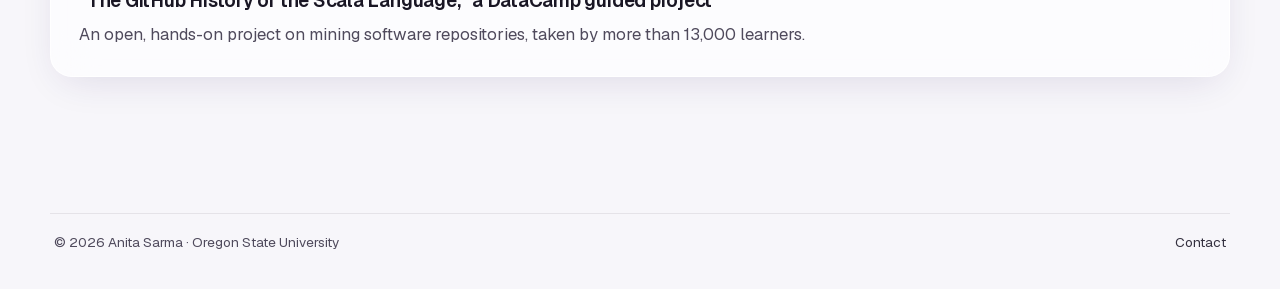
<file: teaching.html>
<!doctype html>
<html lang="en">
<head>
<meta charset="utf-8">
<meta name="viewport" content="width=device-width, initial-scale=1">
<title>Teaching · Anita Sarma</title>
<meta name="description" content="Courses taught by Anita Sarma at Oregon State University and the University of Nebraska–Lincoln.">
<link rel="icon" href="assets/img/favicon.svg" type="image/svg+xml">
<link rel="stylesheet" href="assets/css/style.css?v=202610041505">
<script>try{var t=localStorage.getItem('theme');if(t)document.documentElement.setAttribute('data-theme',t)}catch(e){}</script>
</head>
<body>
<div class="aurora" aria-hidden="true"><span class="b1"></span><span class="b2"></span><span class="b3"></span><span class="b4"></span></div>
<div class="grain" aria-hidden="true"></div>
<header id="site-nav"></header>

<main class="wrap">
  <div class="page-hero reveal">
    <span class="eyebrow">Teaching</span>
    <h1>Courses &amp; <em>classrooms</em></h1>
    <p>I teach human–computer interaction, software engineering, and research methods at the undergraduate and graduate levels. My research on AI and learning shapes how I teach.</p>
  </div>

  <section>
    <div class="section-head reveal"><div><span class="eyebrow">Oregon State University</span><h2>Courses</h2></div></div>
    <div class="grid g2">
      <div class="course glass reveal"><span class="code">CS 352</span><div><h3>Introduction to Human-Computer Interaction</h3><p>Winter 2020, Spring 2021, Spring 2024, Spring 2025, Fall 2025</p></div></div>
      <div class="course glass reveal"><span class="code">CS 565</span><div><h3>Human-Computer Interaction (graduate)</h3><p>Winter 2023</p></div></div>
      <div class="course glass reveal"><span class="code">CS 560</span><div><h3>Data-Driven Software Engineering</h3><p>Spring 2016, Spring 2017, Winter 2019, Fall 2020</p></div></div>
      <div class="course glass reveal"><span class="code">CS 569/567</span><div><h3>Laboratory Studies in SE and HCI</h3><p>Spring 2016, Winter 2017, Spring 2018, Fall 2019, Fall 2021</p></div></div>
      <div class="course glass reveal"><span class="code">CS 419/579</span><div><h3>Usable Security</h3><p>Spring 2019, Winter 2020, Winter 2021</p></div></div>
      <div class="course glass reveal"><span class="code">CS 519</span><div><h3>Sensemaking in Software Development</h3><p>Winter 2016</p></div></div>
      <div class="course glass reveal"><span class="code">CS 361</span><div><h3>Software Engineering</h3><p>Fall 2015, Winter 2017, Fall 2017</p></div></div>
    </div>
  </section>

  <section>
    <div class="section-head reveal"><div><span class="eyebrow">University of Nebraska–Lincoln</span><h2>Earlier courses</h2></div></div>
    <div class="grid g2">
      <div class="course glass reveal"><span class="code">CSCE 378H</span><div><h3>Human Computer Interaction</h3><p>Spring 2010–2013 · Student Choice Outstanding Teaching Award, 2012</p></div></div>
      <div class="course glass reveal"><span class="code">CSCE 361</span><div><h3>Software Engineering</h3><p>Fall 2011–2014</p></div></div>
      <div class="course glass reveal"><span class="code">CSCE 990</span><div><h3>Empirical Software Engineering</h3><p>Fall 2010, Spring 2012, Fall 2013</p></div></div>
      <div class="course glass reveal"><span class="code">CSCE 496/896</span><div><h3>Coordination in Global Software Development</h3><p>Fall 2009, Spring 2015</p></div></div>
    </div>
  </section>

  <section class="reveal">
    <div class="card glass">
      <span class="eyebrow">Beyond the classroom</span>
      <h3 style="margin-top:10px">“The GitHub History of the Scala Language,” a DataCamp guided project</h3>
      <p class="muted">An open, hands-on project on mining software repositories, taken by more than 13,000 learners.</p>
    </div>
  </section>
</main>

<footer id="site-footer"></footer>
<script src="assets/js/site.js?v=202610041505"></script>
</body>
</html>
</file>
<file: assets/css/style.css>
/* Self-hosted fonts (SIL Open Font License, see assets/fonts/OFL-*.txt); no requests to Google. */
@font-face { font-family: 'Geist'; font-style: normal; font-weight: 300 700; font-display: swap;
  src: url('../fonts/geist-normal-300-700-latin-ext.woff2') format('woff2'); unicode-range: U+0100-02BA, U+02BD-02C5, U+02C7-02CC, U+02CE-02D7, U+02DD-02FF, U+0304, U+0308, U+0329, U+1D00-1DBF, U+1E00-1E9F, U+1EF2-1EFF, U+2020, U+20A0-20AB, U+20AD-20C0, U+2113, U+2C60-2C7F, U+A720-A7FF; }
@font-face { font-family: 'Geist'; font-style: normal; font-weight: 300 700; font-display: swap;
  src: url('../fonts/geist-normal-300-700-latin.woff2') format('woff2'); unicode-range: U+0000-00FF, U+0131, U+0152-0153, U+02BB-02BC, U+02C6, U+02DA, U+02DC, U+0304, U+0308, U+0329, U+2000-206F, U+20AC, U+2122, U+2191, U+2193, U+2212, U+2215, U+FEFF, U+FFFD; }
@font-face { font-family: 'Geist Mono'; font-style: normal; font-weight: 500 600; font-display: swap;
  src: url('../fonts/geist-mono-normal-500-600-latin-ext.woff2') format('woff2'); unicode-range: U+0100-02BA, U+02BD-02C5, U+02C7-02CC, U+02CE-02D7, U+02DD-02FF, U+0304, U+0308, U+0329, U+1D00-1DBF, U+1E00-1E9F, U+1EF2-1EFF, U+2020, U+20A0-20AB, U+20AD-20C0, U+2113, U+2C60-2C7F, U+A720-A7FF; }
@font-face { font-family: 'Geist Mono'; font-style: normal; font-weight: 500 600; font-display: swap;
  src: url('../fonts/geist-mono-normal-500-600-latin.woff2') format('woff2'); unicode-range: U+0000-00FF, U+0131, U+0152-0153, U+02BB-02BC, U+02C6, U+02DA, U+02DC, U+0304, U+0308, U+0329, U+2000-206F, U+20AC, U+2122, U+2191, U+2193, U+2212, U+2215, U+FEFF, U+FFFD; }
@font-face { font-family: 'Instrument Serif'; font-style: italic; font-weight: 400; font-display: swap;
  src: url('../fonts/instrument-serif-italic-400-latin-ext.woff2') format('woff2'); unicode-range: U+0100-02BA, U+02BD-02C5, U+02C7-02CC, U+02CE-02D7, U+02DD-02FF, U+0304, U+0308, U+0329, U+1D00-1DBF, U+1E00-1E9F, U+1EF2-1EFF, U+2020, U+20A0-20AB, U+20AD-20C0, U+2113, U+2C60-2C7F, U+A720-A7FF; }
@font-face { font-family: 'Instrument Serif'; font-style: italic; font-weight: 400; font-display: swap;
  src: url('../fonts/instrument-serif-italic-400-latin.woff2') format('woff2'); unicode-range: U+0000-00FF, U+0131, U+0152-0153, U+02BB-02BC, U+02C6, U+02DA, U+02DC, U+0304, U+0308, U+0329, U+2000-206F, U+20AC, U+2122, U+2191, U+2193, U+2212, U+2215, U+FEFF, U+FFFD; }
@font-face { font-family: 'Instrument Serif'; font-style: normal; font-weight: 400; font-display: swap;
  src: url('../fonts/instrument-serif-normal-400-latin-ext.woff2') format('woff2'); unicode-range: U+0100-02BA, U+02BD-02C5, U+02C7-02CC, U+02CE-02D7, U+02DD-02FF, U+0304, U+0308, U+0329, U+1D00-1DBF, U+1E00-1E9F, U+1EF2-1EFF, U+2020, U+20A0-20AB, U+20AD-20C0, U+2113, U+2C60-2C7F, U+A720-A7FF; }
@font-face { font-family: 'Instrument Serif'; font-style: normal; font-weight: 400; font-display: swap;
  src: url('../fonts/instrument-serif-normal-400-latin.woff2') format('woff2'); unicode-range: U+0000-00FF, U+0131, U+0152-0153, U+02BB-02BC, U+02C6, U+02DA, U+02DC, U+0304, U+0308, U+0329, U+2000-206F, U+20AC, U+2122, U+2191, U+2193, U+2212, U+2215, U+FEFF, U+FFFD; }

/* ==========================================================================
   Anita Sarma — site styles
   Glass UI on a slow aurora background. Light + dark themes.
   ========================================================================== */

:root {
  --bg: #f7f6fa;
  --bg-2: #efedf5;
  --ink: #191624;
  --ink-2: #34303f;
  --muted: #4f4a5c;
  --faint: #5c5768;
  --accent: #5b21b6;
  --accent-2: #7e22ce;
  --accent-3: #a21caf;
  --accent-ink: #ffffff;
  --gold: #6b5a00;
  --grad-text: linear-gradient(100deg, #4338ca 0%, #7c3aed 38%, #c026d3 72%, #db2777 100%);

  --glass: rgba(255, 255, 255, 0.62);
  --glass-strong: rgba(255, 255, 255, 0.78);
  --glass-soft: rgba(255, 255, 255, 0.38);
  --glass-border: rgba(255, 255, 255, 0.75);
  --hairline: rgba(25, 22, 36, 0.08);
  --shadow: 0 1px 0 rgba(255, 255, 255, 0.6) inset, 0 12px 40px -12px rgba(46, 24, 90, 0.14);
  --shadow-lg: 0 1px 0 rgba(255, 255, 255, 0.7) inset, 0 30px 80px -30px rgba(46, 24, 90, 0.28);

  --blob-1: #ddd6fe;
  --blob-2: #f1d6f6;
  --blob-3: #e4e1f1;
  --blob-4: #e9e3fa;

  --radius: 22px;
  --radius-sm: 14px;
  --font: "Geist", "Inter", ui-sans-serif, system-ui, -apple-system, "Segoe UI", sans-serif;
  --serif: "Instrument Serif", "Iowan Old Style", Georgia, serif;
  --mono: "Geist Mono", ui-monospace, "SF Mono", Menlo, monospace;
  --maxw: 1180px;
  color-scheme: light;
}

@media (prefers-color-scheme: dark) {
  :root:not([data-theme="light"]) {
    --bg: #0c0a14;
    --bg-2: #12101c;
    --ink: #f2f0f8;
    --ink-2: #d9d4e6;
    --muted: #aca6bd;
    --faint: #8a849b;
    --accent: #c4b5fd;
    --accent-2: #d8b4fe;
    --accent-3: #f0abfc;
    --accent-ink: #140b24;
    --gold: #f6c561;
    --grad-text: linear-gradient(100deg, #a5b4fc 0%, #c4b5fd 35%, #f0abfc 70%, #f9a8d4 100%);
    --glass: rgba(27, 24, 40, 0.6);
    --glass-strong: rgba(32, 28, 48, 0.82);
    --glass-soft: rgba(27, 24, 40, 0.38);
    --glass-border: rgba(255, 255, 255, 0.09);
    --hairline: rgba(255, 255, 255, 0.08);
    --shadow: 0 1px 0 rgba(255, 255, 255, 0.05) inset, 0 12px 40px -12px rgba(0, 0, 0, 0.6);
    --shadow-lg: 0 1px 0 rgba(255, 255, 255, 0.06) inset, 0 30px 80px -30px rgba(0, 0, 0, 0.8);
    --blob-1: #3b1a5c;
    --blob-2: #3a1a48;
    --blob-3: #22203a;
    --blob-4: #1e1830;
    color-scheme: dark;
  }
}
:root[data-theme="dark"] {
  --bg: #0c0a14;
  --bg-2: #12101c;
  --ink: #f2f0f8;
  --ink-2: #d9d4e6;
  --muted: #aca6bd;
  --faint: #8a849b;
  --accent: #c4b5fd;
  --accent-2: #d8b4fe;
  --accent-3: #f0abfc;
  --accent-ink: #140b24;
  --gold: #f6c561;
    --grad-text: linear-gradient(100deg, #a5b4fc 0%, #c4b5fd 35%, #f0abfc 70%, #f9a8d4 100%);
  --glass: rgba(27, 24, 40, 0.6);
  --glass-strong: rgba(32, 28, 48, 0.82);
  --glass-soft: rgba(27, 24, 40, 0.38);
  --glass-border: rgba(255, 255, 255, 0.09);
  --hairline: rgba(255, 255, 255, 0.08);
  --shadow: 0 1px 0 rgba(255, 255, 255, 0.05) inset, 0 12px 40px -12px rgba(0, 0, 0, 0.6);
  --shadow-lg: 0 1px 0 rgba(255, 255, 255, 0.06) inset, 0 30px 80px -30px rgba(0, 0, 0, 0.8);
  --blob-1: #3b1a5c;
  --blob-2: #3a1a48;
  --blob-3: #22203a;
  --blob-4: #1e1830;
  color-scheme: dark;
}

/* ---------- Base ---------- */
*, *::before, *::after { box-sizing: border-box; }
html { -webkit-text-size-adjust: 100%; scroll-behavior: smooth; scroll-padding-top: 96px; }
body {
  margin: 0;
  background: var(--bg);
  color: var(--ink);
  font-family: var(--font);
  font-size: 16.5px;
  line-height: 1.6;
  -webkit-font-smoothing: antialiased;
  text-rendering: optimizeLegibility;
  overflow-x: hidden;
  min-height: 100vh;
}
img { max-width: 100%; display: block; }
a { color: inherit; text-decoration-color: color-mix(in srgb, var(--accent) 45%, transparent); text-underline-offset: 3px; }
a:hover { color: var(--accent); }
::selection { background: color-mix(in srgb, var(--accent) 30%, transparent); }
:focus-visible { outline: 2px solid var(--accent); outline-offset: 3px; border-radius: 8px; }
h1, h2, h3, h4 { margin: 0; line-height: 1.12; letter-spacing: -0.02em; font-weight: 600; }
p { margin: 0 0 1em; }
.serif { font-family: var(--serif); font-weight: 400; letter-spacing: -0.01em; }
.muted { color: var(--muted); }
.sr-only { position: absolute; width: 1px; height: 1px; padding: 0; margin: -1px; overflow: hidden; clip: rect(0 0 0 0); white-space: nowrap; border: 0; }

/* ---------- Aurora background ---------- */
.aurora { position: fixed; inset: 0; z-index: -2; overflow: hidden; pointer-events: none; background:
  radial-gradient(1200px 800px at 10% -10%, color-mix(in srgb, var(--blob-1) 35%, transparent), transparent 60%),
  linear-gradient(180deg, var(--bg) 0%, var(--bg-2) 100%); }
.aurora span { position: absolute; border-radius: 50%; filter: blur(80px); opacity: 0.55; will-change: transform; }
:root[data-theme="dark"] .aurora span { opacity: 0.35; }
@media (prefers-color-scheme: dark) { :root:not([data-theme="light"]) .aurora span { opacity: 0.35; } }
.aurora .b1 { width: 52vw; height: 52vw; left: -12vw; top: -14vw; background: var(--blob-1); animation: drift1 28s ease-in-out infinite alternate; }
.aurora .b2 { width: 42vw; height: 42vw; right: -10vw; top: 8vh; background: var(--blob-2); animation: drift2 32s ease-in-out infinite alternate; }
.aurora .b3 { width: 38vw; height: 38vw; left: 28vw; bottom: -18vw; background: var(--blob-3); animation: drift3 36s ease-in-out infinite alternate; opacity: 0.4; }
.aurora .b4 { width: 26vw; height: 26vw; right: 18vw; bottom: 10vh; background: var(--blob-4); animation: drift1 40s ease-in-out infinite alternate-reverse; opacity: 0.35; }
.grain { position: fixed; inset: 0; z-index: -1; pointer-events: none; opacity: 0.06; mix-blend-mode: overlay;
  background-image: url("data:image/svg+xml;utf8,<svg xmlns='http://www.w3.org/2000/svg' width='160' height='160'><filter id='n'><feTurbulence type='fractalNoise' baseFrequency='.85' numOctaves='3' stitchTiles='stitch'/></filter><rect width='100%' height='100%' filter='url(%23n)'/></svg>"); }
@keyframes drift1 { to { transform: translate3d(8vw, 6vh, 0) scale(1.12); } }
@keyframes drift2 { to { transform: translate3d(-10vw, 10vh, 0) scale(0.92); } }
@keyframes drift3 { to { transform: translate3d(6vw, -8vh, 0) scale(1.08); } }

/* ---------- Glass primitives ---------- */
.glass {
  background: var(--glass);
  border: 1px solid var(--glass-border);
  border-radius: var(--radius);
  box-shadow: var(--shadow);
  -webkit-backdrop-filter: blur(22px) saturate(160%);
  backdrop-filter: blur(22px) saturate(160%);
}
.glass-strong { background: var(--glass-strong); }
.lift { transition: transform .35s cubic-bezier(.2,.7,.2,1), box-shadow .35s, border-color .35s; }
.lift:hover { transform: translateY(-3px); box-shadow: var(--shadow-lg); border-color: color-mix(in srgb, var(--accent) 30%, var(--glass-border)); }

/* ---------- Layout ---------- */
.wrap { width: min(var(--maxw), 100% - 32px); margin-inline: auto; }
main { padding-top: 104px; padding-bottom: 40px; }
section { margin: 0 0 88px; }
.grid { display: grid; gap: 20px; }
.g2 { grid-template-columns: repeat(2, minmax(0, 1fr)); }
.g3 { grid-template-columns: repeat(3, minmax(0, 1fr)); }
.g4 { grid-template-columns: repeat(4, minmax(0, 1fr)); }
@media (max-width: 960px) { .g3, .g4 { grid-template-columns: repeat(2, minmax(0, 1fr)); } }
@media (max-width: 640px) { .g2, .g3, .g4 { grid-template-columns: 1fr; } body { font-size: 16px; } main { padding-top: 92px; } section { margin-bottom: 64px; } }

.eyebrow { display: inline-flex; align-items: center; gap: 8px; font-size: 12.5px; font-weight: 600; letter-spacing: 0.12em; text-transform: uppercase; color: var(--accent); }
.eyebrow::before { content: ""; width: 18px; height: 1.5px; background: currentColor; border-radius: 2px; }
.section-head { display: flex; align-items: end; justify-content: space-between; gap: 16px; margin-bottom: 24px; flex-wrap: wrap; }
.section-head h2 { font-family: var(--serif); font-weight: 400; font-size: clamp(32px, 4.4vw, 48px); letter-spacing: -0.015em; margin-top: 8px; }
.section-head p { color: var(--muted); max-width: 56ch; margin: 8px 0 0; }
.link-arrow { font-weight: 550; font-size: 15px; text-decoration: none; display: inline-flex; align-items: center; gap: 6px; color: var(--ink-2); }
.link-arrow::after { content: "→"; transition: transform .25s; }
.link-arrow:hover::after { transform: translateX(4px); }

.page-hero { padding: 36px 0 12px; margin-bottom: 40px; }
.page-hero h1 { font-family: var(--serif); font-weight: 400; font-size: clamp(44px, 7vw, 84px); letter-spacing: -0.025em; line-height: 1; margin: 12px 0 16px; }
.page-hero h1 em { font-style: italic; background: var(--grad-text); -webkit-background-clip: text; background-clip: text; color: transparent; padding-right: .06em; }
.page-hero p { font-size: clamp(17px, 1.6vw, 19.5px); color: var(--muted); max-width: 62ch; }

/* ---------- Nav ---------- */
.nav { position: fixed; top: 14px; left: 0; right: 0; z-index: 50; }
.nav-inner { display: flex; align-items: center; gap: 8px; padding: 8px 8px 8px 18px; border-radius: 999px; }
.brand { display: flex; align-items: center; gap: 10px; text-decoration: none; font-weight: 650; letter-spacing: -0.01em; white-space: nowrap; margin-right: auto; }
.brand-mark { width: 32px; height: 32px; flex: none; display: block; filter: drop-shadow(0 4px 10px rgba(91, 33, 182, 0.35)); }
.nav-links { display: flex; align-items: center; gap: 2px; list-style: none; margin: 0; padding: 0; }
.nav-links a { display: block; padding: 8px 13px; border-radius: 999px; text-decoration: none; font-size: 14.5px; font-weight: 500; color: var(--ink-2); transition: background .2s, color .2s; white-space: nowrap; }
.nav-links a:hover { background: var(--glass-soft); color: var(--ink); }
.nav-links a[aria-current="page"] { background: var(--ink); color: var(--bg); }
.icon-btn { width: 38px; height: 38px; display: grid; place-items: center; border-radius: 50%; border: 1px solid var(--hairline); background: var(--glass-soft); color: var(--ink); cursor: pointer; transition: background .2s, transform .2s; flex: none; }
.icon-btn:hover { background: var(--glass-strong); }
.icon-btn svg { width: 18px; height: 18px; }
.menu-btn { display: none; }
@media (max-width: 1020px) {
  .menu-btn { display: grid; }
  .nav-links { position: absolute; top: calc(100% + 10px); left: 16px; right: 16px; flex-direction: column; align-items: stretch; padding: 10px; border-radius: 22px;
    background: color-mix(in srgb, var(--bg) 90%, transparent); border: 1px solid var(--glass-border); box-shadow: var(--shadow-lg); -webkit-backdrop-filter: blur(24px) saturate(160%); backdrop-filter: blur(24px) saturate(160%);
    opacity: 0; transform: translateY(-8px) scale(.98); pointer-events: none; transition: opacity .25s, transform .25s; }
  .nav-links a { padding: 12px 16px; font-size: 16px; }
  .nav.open .nav-links { opacity: 1; transform: none; pointer-events: auto; }
}

/* ---------- Buttons, chips ---------- */
.btn { display: inline-flex; align-items: center; gap: 8px; padding: 12px 20px; border-radius: 999px; font-weight: 560; font-size: 15px; text-decoration: none; border: 1px solid transparent; cursor: pointer; transition: transform .2s, box-shadow .25s, background .2s; font-family: inherit; }
.btn svg { width: 17px; height: 17px; }
.btn-primary { color: var(--accent-ink); background: var(--accent); box-shadow: 0 10px 30px -10px color-mix(in srgb, var(--accent) 70%, transparent); }
.btn-primary:hover { transform: translateY(-1px); color: var(--accent-ink); box-shadow: 0 14px 34px -10px color-mix(in srgb, var(--accent) 80%, transparent); }
.btn-ghost { background: var(--glass); border-color: var(--glass-border); color: var(--ink); -webkit-backdrop-filter: blur(16px); backdrop-filter: blur(16px); }
.btn-ghost:hover { background: var(--glass-strong); color: var(--ink); transform: translateY(-1px); }

.chip { display: inline-flex; align-items: center; gap: 7px; padding: 7px 13px; border-radius: 999px; border: 1px solid var(--hairline); background: var(--glass-soft); color: var(--ink-2); font: 500 13.5px/1.2 var(--font); cursor: pointer; transition: all .2s; white-space: nowrap; }
.chip:hover { border-color: color-mix(in srgb, var(--accent) 40%, var(--hairline)); color: var(--ink); }
.chip[aria-pressed="true"] { background: var(--ink); color: var(--bg); border-color: var(--ink); }
.chip .count { font-size: 11.5px; font-variant-numeric: tabular-nums; opacity: .6; }
.chip .dot { width: 8px; height: 8px; border-radius: 50%; background: var(--c, var(--accent)); flex: none; }

.tag { display: inline-flex; align-items: center; gap: 6px; font-size: 12px; font-weight: 520; padding: 3px 10px; border-radius: 999px; color: var(--ink-2);
  background: color-mix(in srgb, var(--c, var(--accent)) 12%, transparent); border: 1px solid color-mix(in srgb, var(--c, var(--accent)) 22%, transparent); text-decoration: none; cursor: pointer; }
.tag:hover { background: color-mix(in srgb, var(--c, var(--accent)) 22%, transparent); color: var(--ink); }
.badge { display: inline-flex; align-items: center; gap: 6px; font-size: 11.5px; font-weight: 650; letter-spacing: .04em; text-transform: uppercase; padding: 4px 9px; border-radius: 8px; background: var(--ink); color: var(--bg); white-space: nowrap; }
.badge.soft { background: var(--glass-strong); color: var(--ink-2); border: 1px solid var(--hairline); }
.award { display: inline-flex; align-items: center; gap: 6px; font-size: 12px; font-weight: 600; color: var(--gold); background: color-mix(in srgb, var(--gold) 13%, transparent); border: 1px solid color-mix(in srgb, var(--gold) 30%, transparent); padding: 3px 10px; border-radius: 999px; }
.award svg { width: 13px; height: 13px; }

/* ---------- Home hero ---------- */
.hero { display: grid; grid-template-columns: 1.25fr .85fr; gap: 48px; align-items: center; padding: 40px 0 24px; margin-bottom: 64px; }
.hero h1 { font-family: var(--serif); font-weight: 400; font-size: clamp(56px, 9vw, 116px); line-height: .92; letter-spacing: -0.035em; margin: 18px 0 22px; }
.hero h1 em { font-style: italic; background: var(--grad-text); -webkit-background-clip: text; background-clip: text; color: transparent; padding-right: .08em; }
.hero .role { font-size: 17px; color: var(--ink-2); font-weight: 520; margin-bottom: 18px; }
.hero .lede { font-size: clamp(17.5px, 1.7vw, 20.5px); line-height: 1.55; color: var(--muted); max-width: 54ch; margin-bottom: 30px; }
.hero .lede strong { color: var(--ink); font-weight: 560; }
.hero .actions { display: flex; flex-wrap: wrap; gap: 10px; }
.portrait { position: relative; justify-self: center; width: min(400px, 100%); }
.portrait-frame { padding: 12px; border-radius: 36px; transform: rotate(1.5deg); }
.portrait-frame img { height: auto; border-radius: 26px; aspect-ratio: 4 / 4.4; object-fit: cover; object-position: 50% 20%; width: 100%; }
@media (max-width: 900px) {
  .hero { grid-template-columns: 1fr; gap: 36px; padding-top: 20px; }
  .portrait { order: -1; width: min(260px, 68%); }
  .portrait-frame { padding: 8px; border-radius: 28px; }
  .portrait-frame img { aspect-ratio: 1 / 1; border-radius: 22px; }
  .hero h1 { margin: 12px 0 14px; }
}

.stats { display: grid; grid-template-columns: repeat(5, 1fr); padding: 8px; }
.stat { padding: 18px 20px; text-align: left; }
.stat + .stat { border-left: 1px solid var(--hairline); }
.stat .n { font-family: var(--serif); font-size: clamp(34px, 4vw, 46px); line-height: 1; letter-spacing: -0.02em; }
.stat .l { font-size: 13.5px; color: var(--muted); margin-top: 6px; }
@media (max-width: 860px) { .stats { grid-template-columns: repeat(2, 1fr); } .stat + .stat { border-left: 0; } .stat { border-bottom: 1px solid var(--hairline); } .stat:last-child { border-bottom: 0; grid-column: span 2; } }

/* press strip */
.press { display: flex; align-items: center; gap: 14px 24px; padding: 18px 0 18px 26px; overflow: hidden; }
.press .label { font-size: 12px; letter-spacing: .14em; text-transform: uppercase; color: var(--faint); font-weight: 600; margin-right: 6px; }
.press .outlet { font-family: var(--serif); font-size: 22px; color: var(--ink-2); text-decoration: none; opacity: .85; white-space: nowrap; transition: opacity .2s, color .2s; }
.press .outlet:hover { opacity: 1; color: var(--accent); }

/* theme cards */
.theme-card { padding: 26px; display: flex; flex-direction: column; gap: 12px; text-decoration: none; min-height: 100%; position: relative; overflow: hidden; }
.theme-card .ic { width: 46px; height: 46px; border-radius: 14px; display: grid; place-items: center; color: #fff; background: linear-gradient(135deg, var(--c), color-mix(in srgb, var(--c) 55%, #000)); box-shadow: 0 10px 24px -10px var(--c); }
.theme-card .ic svg { width: 22px; height: 22px; }
.theme-card h3 { font-size: 19px; letter-spacing: -0.015em; }
.theme-card p { color: var(--muted); font-size: 15px; margin: 0; flex: 1; }
.theme-card .more { font-size: 14px; font-weight: 560; color: var(--ink-2); }
.theme-card::after { content: ""; position: absolute; width: 180px; height: 180px; right: -70px; top: -70px; border-radius: 50%; background: var(--c); opacity: .13; filter: blur(30px); transition: opacity .35s; }
.theme-card:hover::after { opacity: .28; }

/* quote / feature */
.feature { display: grid; grid-template-columns: auto 1fr; gap: 28px; padding: 34px; align-items: center; }
.feature .mark { font-family: var(--serif); font-size: 96px; line-height: .8; color: var(--accent); }
.feature h3 { font-family: var(--serif); font-weight: 400; font-size: clamp(24px, 3vw, 34px); letter-spacing: -0.01em; line-height: 1.15; margin-bottom: 10px; }
.feature p { color: var(--muted); margin: 0 0 14px; }
@media (max-width: 640px) { .feature { grid-template-columns: 1fr; padding: 26px; gap: 14px; } .feature .mark { font-size: 46px; } }

/* news list (compact) */
.news-mini { display: flex; flex-direction: column; }
.news-mini a { display: grid; grid-template-columns: 96px 1fr auto; gap: 18px; align-items: baseline; padding: 18px 22px; text-decoration: none; border-top: 1px solid var(--hairline); transition: background .2s; }
.news-mini a:first-child { border-top: 0; }
.news-mini a:hover { background: var(--glass-soft); }
.news-mini .d { font-size: 13px; color: var(--faint); font-variant-numeric: tabular-nums; }
.news-mini .t { font-weight: 540; color: var(--ink); }
.news-mini .o { font-size: 14px; color: var(--muted); display: block; font-weight: 400; margin-top: 2px; }
@media (max-width: 640px) { .news-mini a { grid-template-columns: 1fr; gap: 6px; padding: 16px 18px; } .news-mini .badge { justify-self: start; } }

/* paper card */
.paper-card { padding: 24px; display: flex; flex-direction: column; gap: 10px; text-decoration: none; }
.paper-card .meta { display: flex; gap: 8px; align-items: center; flex-wrap: wrap; }
.paper-card h3 { font-size: 17.5px; line-height: 1.35; letter-spacing: -0.01em; font-weight: 580; }
.paper-card .au { font-size: 14px; color: var(--muted); }

/* contact */
.contact { display: grid; grid-template-columns: 1.2fr 1fr; gap: 0; overflow: hidden; }
.contact > div { padding: 34px; }
.contact > div + div { border-left: 1px solid var(--hairline); }
.contact h2 { font-family: var(--serif); font-weight: 400; font-size: clamp(32px, 4vw, 44px); margin: 8px 0 12px; }
.contact dl { margin: 0; display: grid; grid-template-columns: auto 1fr; gap: 12px 18px; font-size: 15px; }
.contact dt { color: var(--faint); font-size: 13px; text-transform: uppercase; letter-spacing: .08em; font-weight: 600; padding-top: 2px; }
.contact dd { margin: 0; }
@media (max-width: 760px) { .contact { grid-template-columns: 1fr; } .contact > div + div { border-left: 0; border-top: 1px solid var(--hairline); } .contact > div { padding: 26px; } }

/* ---------- Publications page ---------- */
.pub-shell { display: grid; grid-template-columns: 290px 1fr; gap: 24px; align-items: start; }
@media (max-width: 980px) { .pub-shell { grid-template-columns: 1fr; } }
.filters { position: sticky; top: 92px; padding: 22px; display: flex; flex-direction: column; gap: 22px; max-height: calc(100vh - 110px); overflow: auto; scrollbar-width: thin; }
@media (max-width: 980px) { .filters { position: static; max-height: none; } .filters.collapsed .filter-body { display: none; } }
.filters h4 { font-size: 12px; text-transform: uppercase; letter-spacing: .12em; color: var(--faint); font-weight: 650; margin-bottom: 10px; display: flex; justify-content: space-between; align-items: center; }
.filters h4 button { font: inherit; letter-spacing: 0; text-transform: none; font-size: 12.5px; color: var(--accent); background: none; border: 0; cursor: pointer; padding: 0; font-weight: 550; }
.filter-body { display: flex; flex-direction: column; gap: 22px; }
.filter-toggle { display: none; }
@media (max-width: 980px) { .filter-toggle { display: inline-flex; } }
.chips { display: flex; flex-wrap: wrap; gap: 7px; }
.chips.stack { flex-direction: column; align-items: stretch; }
.chips.stack .chip { justify-content: flex-start; }
.chips.stack .chip .count { margin-left: auto; }
.search { position: relative; }
.search input { width: 100%; padding: 15px 18px 15px 48px; font: 500 16px var(--font); color: var(--ink); background: var(--glass-strong); border: 1px solid var(--glass-border); border-radius: 16px; outline: none; transition: border-color .2s, box-shadow .2s; }
.search input::placeholder { color: var(--faint); }
.search input:focus { border-color: color-mix(in srgb, var(--accent) 55%, transparent); box-shadow: 0 0 0 4px color-mix(in srgb, var(--accent) 16%, transparent); }
.search svg { position: absolute; left: 17px; top: 50%; translate: 0 -50%; width: 19px; height: 19px; color: var(--faint); }
.search kbd { position: absolute; right: 14px; top: 50%; translate: 0 -50%; font: 600 11.5px var(--mono); color: var(--faint); border: 1px solid var(--hairline); border-radius: 6px; padding: 2px 7px; background: var(--glass-soft); }
@media (max-width: 640px) { .search kbd { display: none; } }
.select, .range select { width: 100%; padding: 10px 12px; font: 500 14px var(--font); color: var(--ink); background: var(--glass-soft); border: 1px solid var(--hairline); border-radius: 12px; outline: none; appearance: none; -webkit-appearance: none;
  background-image: url("data:image/svg+xml;utf8,<svg xmlns='http://www.w3.org/2000/svg' width='12' height='12' viewBox='0 0 24 24' fill='none' stroke='%238a90a8' stroke-width='2.5'><path d='m6 9 6 6 6-6'/></svg>"); background-repeat: no-repeat; background-position: right 10px center; padding-right: 30px; }
.range { display: grid; grid-template-columns: 1fr auto 1fr; gap: 8px; align-items: center; color: var(--faint); font-size: 13px; }
.switch { display: flex; align-items: center; justify-content: space-between; gap: 10px; font-size: 14.5px; color: var(--ink-2); cursor: pointer; }
.switch input { appearance: none; -webkit-appearance: none; width: 40px; height: 24px; border-radius: 999px; background: var(--hairline); position: relative; cursor: pointer; transition: background .2s; flex: none; margin: 0; border: 1px solid var(--hairline); }
.switch input::after { content: ""; position: absolute; top: 2px; left: 2px; width: 18px; height: 18px; border-radius: 50%; background: #fff; box-shadow: 0 1px 3px rgba(0,0,0,.25); transition: transform .2s; }
.switch input:checked { background: var(--accent); }
.switch input:checked::after { transform: translateX(16px); }

.hist { display: flex; align-items: flex-end; gap: 2px; height: 56px; }
.hist button { flex: 1; min-width: 2px; border: 0; padding: 0; border-radius: 3px 3px 1px 1px; background: color-mix(in srgb, var(--accent) 55%, transparent); cursor: pointer; transition: background .2s, opacity .2s; }
.hist button:hover { background: var(--accent); }
.hist button.off { opacity: .22; }
.hist-axis { display: flex; justify-content: space-between; font-size: 11.5px; color: var(--faint); margin-top: 6px; font-variant-numeric: tabular-nums; }

.results-bar { display: flex; align-items: center; justify-content: space-between; gap: 12px; flex-wrap: wrap; margin: 18px 4px 14px; }
.results-bar .count { font-size: 14.5px; color: var(--muted); }
.results-bar .count b { color: var(--ink); font-variant-numeric: tabular-nums; }
.active-filters { display: flex; flex-wrap: wrap; gap: 6px; }
.active-filters .chip { padding: 5px 10px 5px 12px; font-size: 13px; background: var(--glass-strong); }
.active-filters .chip::after { content: "×"; font-size: 15px; line-height: 1; opacity: .55; }

.year-group { margin-bottom: 30px; }
.year-label { position: sticky; top: 84px; z-index: 2; display: inline-flex; align-items: baseline; gap: 10px; font-family: var(--serif); font-size: 30px; line-height: 1; margin: 0 0 12px 4px; padding: 8px 14px 6px; border-radius: 14px;
  background: var(--glass-strong); border: 1px solid var(--glass-border); -webkit-backdrop-filter: blur(16px); backdrop-filter: blur(16px); }
.year-label small { font-family: var(--font); font-size: 12.5px; color: var(--faint); }
.pub { padding: 20px 22px; margin-bottom: 10px; display: grid; grid-template-columns: 92px 1fr; gap: 18px; }
.pub .venue { display: flex; flex-direction: column; gap: 6px; align-items: flex-start; padding-top: 2px; }
.pub .venue .badge { max-width: 92px; overflow: hidden; text-overflow: ellipsis; }
.pub .type { font-size: 11.5px; color: var(--faint); font-weight: 550; }
.pub h3 { font-size: 17px; line-height: 1.38; font-weight: 580; letter-spacing: -0.008em; margin-bottom: 6px; }
.pub h3 a { text-decoration: none; }
.pub h3 a:hover { text-decoration: underline; }
.pub .au { font-size: 14.5px; color: var(--muted); margin-bottom: 4px; }
.pub .au b { color: var(--ink); font-weight: 620; }
.pub .vf { font-size: 13.5px; color: var(--faint); font-style: italic; margin-bottom: 10px; }
.pub .row { display: flex; flex-wrap: wrap; gap: 6px; align-items: center; }
.pub .actions { display: flex; flex-wrap: wrap; gap: 4px; margin-top: 10px; }
.pub .actions a, .pub .actions button { font: 560 12.5px var(--font); color: var(--ink-2); background: transparent; border: 1px solid var(--hairline); padding: 5px 11px; border-radius: 999px; cursor: pointer; text-decoration: none; display: inline-flex; align-items: center; gap: 5px; transition: all .2s; }
.pub .actions a:hover, .pub .actions button:hover { border-color: var(--accent); color: var(--accent); }
.pub .actions svg { width: 13px; height: 13px; }
.pub .abstract { font-size: 14.5px; color: var(--ink-2); margin-top: 12px; padding: 14px 16px; border-radius: 14px; background: var(--glass-soft); border: 1px solid var(--hairline); line-height: 1.6; }
.pub .status { font-size: 11.5px; font-weight: 600; color: var(--accent-2); }
.pub mark { background: color-mix(in srgb, var(--accent-2) 28%, transparent); color: inherit; border-radius: 3px; padding: 0 1px; }
@media (max-width: 640px) { .pub { grid-template-columns: 1fr; gap: 10px; padding: 18px; } .pub .venue { flex-direction: row; align-items: center; } }
.empty { text-align: center; padding: 60px 20px; color: var(--muted); }
.empty h3 { font-family: var(--serif); font-weight: 400; font-size: 30px; color: var(--ink); margin-bottom: 8px; }

.toast { position: fixed; bottom: 24px; left: 50%; translate: -50% 0; z-index: 80; padding: 12px 20px; border-radius: 999px; font-size: 14.5px; font-weight: 550; background: var(--ink); color: var(--bg); box-shadow: var(--shadow-lg); opacity: 0; transform: translateY(12px); transition: all .3s; pointer-events: none; }
.toast.show { opacity: 1; transform: none; }

/* ---------- News page ---------- */
.feature-grid { display: grid; grid-template-columns: repeat(12, 1fr); gap: 20px; }
.feature-grid > * { grid-column: span 4; }
.feature-grid > *:first-child { grid-column: span 8; grid-row: span 2; }
@media (max-width: 960px) { .feature-grid > *, .feature-grid > *:first-child { grid-column: span 6; grid-row: auto; } }
@media (max-width: 640px) { .feature-grid > *, .feature-grid > *:first-child { grid-column: span 12; } }
.fcard { padding: 26px; display: flex; flex-direction: column; gap: 12px; text-decoration: none; position: relative; overflow: hidden; min-height: 210px; }
.fcard .top { display: flex; justify-content: space-between; align-items: center; gap: 10px; }
.fcard .d { font-size: 13px; color: var(--faint); font-variant-numeric: tabular-nums; }
.fcard .outlet { font-family: var(--serif); font-size: 21px; color: var(--ink-2); }
.fcard h3 { font-size: 19px; line-height: 1.3; letter-spacing: -0.012em; font-weight: 600; }
.fcard p { color: var(--muted); font-size: 15px; margin: 0; }
.fcard .go { margin-top: auto; font-size: 14px; font-weight: 560; color: var(--ink-2); }
.feature-grid > *:first-child h3 { font-family: var(--serif); font-weight: 400; font-size: clamp(28px, 3.4vw, 42px); line-height: 1.1; letter-spacing: -0.015em; }
.feature-grid > *:first-child p { font-size: 17px; max-width: 58ch; }
.fcard::before { content: ""; position: absolute; inset: auto -60px -60px auto; width: 220px; height: 220px; border-radius: 50%; background: var(--c, var(--accent)); opacity: .14; filter: blur(40px); }

.tabs { display: inline-flex; gap: 4px; padding: 5px; border-radius: 999px; flex-wrap: wrap; }
.tabs button { font: 550 14px var(--font); padding: 9px 16px; border-radius: 999px; border: 0; background: transparent; color: var(--ink-2); cursor: pointer; transition: all .2s; display: inline-flex; gap: 7px; align-items: center; }
.tabs button .count { font-size: 11.5px; opacity: .55; font-variant-numeric: tabular-nums; }
.tabs button:hover { background: var(--glass-soft); }
.tabs button[aria-selected="true"] { background: var(--ink); color: var(--bg); }
.news-toolbar { display: flex; gap: 12px; align-items: center; justify-content: space-between; flex-wrap: wrap; margin-bottom: 26px; }
.news-toolbar .search { flex: 1; min-width: 220px; max-width: 360px; }
.news-toolbar .search input { padding-top: 12px; padding-bottom: 12px; }

.timeline { position: relative; padding-left: 0; }
.tl-year { display: grid; grid-template-columns: 120px 1fr; gap: 24px; margin-bottom: 28px; }
.tl-year > h3 { font-family: var(--serif); font-weight: 400; font-size: 40px; line-height: 1; position: sticky; top: 96px; align-self: start; color: var(--ink-2); }
.tl-items { display: flex; flex-direction: column; overflow: hidden; }
.tl-item { display: grid; grid-template-columns: 74px 1fr auto; gap: 16px; align-items: start; padding: 16px 22px; border-top: 1px solid var(--hairline); text-decoration: none; transition: background .2s; }
.tl-item:first-child { border-top: 0; }
a.tl-item:hover { background: var(--glass-soft); }
.tl-item .d { font-size: 13px; color: var(--faint); padding-top: 3px; font-variant-numeric: tabular-nums; }
.tl-item .t { font-weight: 560; line-height: 1.4; }
.tl-item .o { font-size: 14px; color: var(--muted); margin-top: 2px; }
.tl-item .s { font-size: 14px; color: var(--muted); margin-top: 6px; }
.tl-item .ext { width: 16px; height: 16px; color: var(--faint); margin-top: 4px; }
.kind { font-size: 11px; font-weight: 700; letter-spacing: .06em; text-transform: uppercase; padding: 4px 8px; border-radius: 7px; white-space: nowrap; color: var(--c); background: color-mix(in srgb, var(--c) 13%, transparent); border: 1px solid color-mix(in srgb, var(--c) 25%, transparent); }
@media (max-width: 720px) {
  .tl-year { grid-template-columns: 1fr; gap: 10px; }
  .tl-year > h3 { position: static; font-size: 32px; }
  .tl-item { grid-template-columns: 1fr; gap: 6px; padding: 16px 18px; }
  .tl-item .ext { display: none; }
}

/* ---------- Generic content blocks ---------- */
.card { padding: 28px; }
.card h3 { font-size: 19px; margin-bottom: 10px; letter-spacing: -0.012em; }
.card p:last-child { margin-bottom: 0; }
.list-clean { list-style: none; margin: 0; padding: 0; }
.list-clean li { padding: 12px 0; border-top: 1px solid var(--hairline); display: grid; grid-template-columns: 76px 1fr; gap: 14px; font-size: 15px; }
.list-clean li:first-child { border-top: 0; padding-top: 0; }
.list-clean .y { color: var(--faint); font-variant-numeric: tabular-nums; font-size: 14px; padding-top: 1px; }
.list-clean .amt { color: var(--accent-2); font-weight: 600; white-space: nowrap; }

.theme-block { display: grid; grid-template-columns: 300px 1fr; gap: 0; overflow: hidden; margin-bottom: 20px; }
.theme-block .side { padding: 30px; background: linear-gradient(160deg, color-mix(in srgb, var(--c) 22%, transparent), transparent 80%); border-right: 1px solid var(--hairline); display: flex; flex-direction: column; gap: 14px; }
.theme-block .side .ic { width: 50px; height: 50px; border-radius: 15px; display: grid; place-items: center; color: #fff; background: linear-gradient(135deg, var(--c), color-mix(in srgb, var(--c) 55%, #000)); }
.theme-block .side .ic svg { width: 24px; height: 24px; }
.theme-block .side h2 { font-family: var(--serif); font-weight: 400; font-size: 32px; letter-spacing: -0.01em; }
.theme-block .main { padding: 30px; }
.theme-block .main > p { color: var(--ink-2); font-size: 16.5px; }
.theme-block .qs { margin: 14px 0 18px; padding: 0; list-style: none; display: grid; gap: 8px; }
.theme-block .qs li { padding-left: 22px; position: relative; color: var(--muted); font-size: 15px; }
.theme-block .qs li::before { content: ""; position: absolute; left: 4px; top: .62em; width: 7px; height: 7px; border-radius: 50%; background: var(--c); }
.theme-block .reps { display: grid; gap: 8px; margin-top: 6px; }
.theme-block .reps a { font-size: 14.5px; text-decoration: none; display: flex; gap: 10px; align-items: baseline; padding: 10px 14px; border-radius: 12px; background: var(--glass-soft); border: 1px solid var(--hairline); transition: border-color .2s; }
.theme-block .reps a:hover { border-color: var(--c); }
.theme-block .reps a span { color: var(--faint); font-size: 12.5px; white-space: nowrap; font-weight: 600; }
@media (max-width: 860px) { .theme-block { grid-template-columns: 1fr; } .theme-block .side { border-right: 0; border-bottom: 1px solid var(--hairline); padding: 24px; } .theme-block .main { padding: 24px; } }

.person { padding: 22px; display: flex; gap: 16px; align-items: center; }
.avatar { width: 54px; height: 54px; border-radius: 50%; display: grid; place-items: center; font-weight: 650; font-size: 18px; color: #fff; flex: none; background: linear-gradient(135deg, var(--c, var(--accent)), color-mix(in srgb, var(--c, var(--accent)) 50%, #000)); }
.person h3 { font-size: 16.5px; margin-bottom: 2px; }
.person p { margin: 0; font-size: 14px; color: var(--muted); line-height: 1.4; }
.person a { text-decoration: none; }
.cols { columns: 3 220px; column-gap: 28px; font-size: 14.5px; }
.cols div { break-inside: avoid; padding: 7px 0; border-bottom: 1px solid var(--hairline); display: flex; justify-content: space-between; gap: 10px; }
.cols div span { color: var(--faint); font-size: 13px; white-space: nowrap; }

.course { padding: 22px 24px; display: grid; grid-template-columns: 110px 1fr; gap: 16px; align-items: start; }
.course .code { font: 600 13px var(--mono); color: var(--accent); padding-top: 3px; }
.course h3 { font-size: 17px; margin-bottom: 4px; }
.course p { margin: 0; font-size: 14px; color: var(--muted); }
@media (max-width: 560px) { .course { grid-template-columns: 1fr; gap: 6px; } }

.role-list { display: grid; gap: 0; }
.role-list > div { display: grid; grid-template-columns: 140px 1fr; gap: 16px; padding: 14px 0; border-top: 1px solid var(--hairline); font-size: 15px; }
.role-list > div:first-child { border-top: 0; padding-top: 0; }
.role-list .y { color: var(--faint); font-size: 14px; font-variant-numeric: tabular-nums; }
@media (max-width: 560px) { .role-list > div { grid-template-columns: 1fr; gap: 2px; } }

/* ---------- Footer ---------- */
footer { padding: 8px 0 36px; }
.foot { display: flex; justify-content: space-between; align-items: center; gap: 12px 18px; flex-wrap: wrap; padding: 18px 4px 0; border-top: 1px solid var(--hairline); font-size: 13.5px; color: var(--muted); }
.foot a { text-decoration: none; color: var(--ink-2); }
.foot a:hover { color: var(--accent); }

/* ---------- Reveal on scroll ---------- */
.reveal { opacity: 0; transform: translateY(16px); transition: opacity .7s cubic-bezier(.2,.7,.2,1), transform .7s cubic-bezier(.2,.7,.2,1); }
.reveal.in { opacity: 1; transform: none; }

@media (prefers-reduced-motion: reduce) {
  *, *::before, *::after { animation: none !important; transition: none !important; scroll-behavior: auto !important; }
  .reveal { opacity: 1; transform: none; }
}

/* Fallback when backdrop-filter is unavailable */
@supports not ((backdrop-filter: blur(1px)) or (-webkit-backdrop-filter: blur(1px))) {
  .glass { background: var(--glass-strong); }
}

@media print {
  .aurora, .grain, .nav, footer, .filters, .news-toolbar { display: none !important; }
  .glass { background: none; box-shadow: none; border-color: #ddd; backdrop-filter: none; }
  main { padding-top: 0; }
}

/* home: latest + selected split */
@media (max-width: 960px) { #latest-wrap { grid-template-columns: 1fr !important; } }

/* people: mark names that link out */
a.person { text-decoration: none; color: inherit; cursor: pointer; }
a.person:hover h3 { color: var(--accent); }
.person .ext-mark { color: var(--faint); font-size: .85em; }

/* source line under the stats panel */
.stats-src { margin: 10px 4px 0; font-size: 12.5px; color: var(--faint); text-align: right; }
.stats-src a { color: inherit; }

/* hero contact pills: email, office, LinkedIn, Scholar right under the intro */
.contact-row { list-style: none; margin: 22px 0 0; padding: 0; display: flex; flex-wrap: wrap; gap: 7px; }
.contact-row a { display: inline-flex; align-items: center; gap: 7px; padding: 6px 12px 6px 10px; border-radius: 999px; font-size: 13px; font-weight: 500;
  color: var(--ink-2); text-decoration: none; background: var(--glass-soft); border: 1px solid var(--hairline);
  -webkit-backdrop-filter: blur(12px); backdrop-filter: blur(12px); transition: border-color .2s, color .2s, background .2s; }
.contact-row a:hover { color: var(--accent); border-color: color-mix(in srgb, var(--accent) 45%, var(--hairline)); background: var(--glass); }
.contact-row svg { width: 15px; height: 15px; flex: none; color: var(--accent); }
@media (max-width: 640px) { .contact-row a { font-size: 13px; } }

/* Light-mode legibility (WCAG AA): softer glow behind text, darker label colours */
:root:not([data-theme="dark"]) .aurora span { opacity: 0.75; }
:root:not([data-theme="dark"]) .aurora .b3 { opacity: 0.6; }
:root:not([data-theme="dark"]) .aurora .b4 { opacity: 0.7; }
@media (prefers-color-scheme: dark) { :root:not([data-theme="light"]) .aurora span { opacity: 0.35; } }
:root:not([data-theme="dark"]) .kind { color: color-mix(in srgb, var(--c) 55%, #000); }
@media (prefers-color-scheme: dark) { :root:not([data-theme="light"]) .kind { color: var(--c); } }

/* "Featured in": a slow, endless ticker of outlets (built from data/news.json) */
.marquee { flex: 1; min-width: 0; overflow: hidden;
  -webkit-mask-image: linear-gradient(90deg, transparent, #000 6%, #000 94%, transparent); mask-image: linear-gradient(90deg, transparent, #000 6%, #000 94%, transparent); }
.marquee-track { display: flex; gap: 40px; width: max-content; padding-right: 40px; }
.marquee.is-running .marquee-track { animation: ticker var(--ticker-dur, 40s) linear infinite; }
.marquee:hover .marquee-track, .marquee:focus-within .marquee-track { animation-play-state: paused; }
@keyframes ticker { to { transform: translateX(-50%); } }
@media (prefers-reduced-motion: reduce) { .marquee-track { flex-wrap: wrap; width: auto; row-gap: 10px; } }

/* Cumulative highlight labels floating around the portrait (built from site data) */
.float-labels { position: absolute; inset: 0; pointer-events: none; }
.float-label { position: absolute; display: flex; align-items: center; gap: 8px; padding: 7px 11px 7px 8px; border-radius: 14px; white-space: nowrap;
  text-decoration: none; pointer-events: auto; line-height: 1.25; animation: bob 8s ease-in-out infinite;
  background: var(--glass-strong); border: 1px solid var(--glass-border); box-shadow: var(--shadow-lg);
  -webkit-backdrop-filter: blur(18px) saturate(160%); backdrop-filter: blur(18px) saturate(160%); }
.float-label b { display: block; font-size: 12.5px; font-weight: 620; color: var(--ink); }
.float-label small { display: block; font-size: 11px; color: var(--muted); margin-top: 1px; }
.float-label .ic { width: 26px; height: 26px; border-radius: 8px; display: grid; place-items: center; color: #fff; flex: none;
  background: linear-gradient(135deg, var(--c), color-mix(in srgb, var(--c) 60%, #000)); }
.float-label .ic svg { width: 14px; height: 14px; }
.float-label:hover { transform: translateY(-2px); }
.float-label:hover b { color: var(--accent); }
.float-label.p1 { top: -4%; left: -8%; }
.float-label.p2 { top: 30%; right: -16%; animation-delay: -2s; }
.float-label.p3 { bottom: 18%; left: -12%; animation-delay: -4s; }
.float-label.p4 { bottom: -5%; right: -6%; animation-delay: -6s; }
@keyframes bob { 50% { transform: translateY(-7px); } }
@media (max-width: 1240px) { .float-label.p2, .float-label.p4 { right: -4%; } }
@media (max-width: 1100px) { .float-label.p1, .float-label.p3 { left: -6%; } .float-label.p2, .float-label.p4 { right: -2%; } }
@media (max-width: 900px) {
  .float-labels { position: static; display: grid; grid-template-columns: 1fr 1fr; gap: 8px; margin-top: 14px; }
  .float-label { position: static; max-width: none; animation: none; padding: 8px 10px; }
  .float-label .ic { width: 26px; height: 26px; border-radius: 8px; }
  .float-label b { font-size: 12.5px; } .float-label small { font-size: 11px; }
}
@media (max-width: 900px) {
  .portrait { width: 100%; }
  .portrait-frame { width: min(260px, 68%); margin: 0 auto; }
}

/* Bio dialog */
.bio-dialog { width: min(720px, calc(100% - 32px)); max-height: min(86vh, 760px); padding: 0; border: 1px solid var(--glass-border); border-radius: 24px;
  background: var(--glass-strong); color: var(--ink); box-shadow: var(--shadow-lg); overflow: auto;
  -webkit-backdrop-filter: blur(26px) saturate(160%); backdrop-filter: blur(26px) saturate(160%); }
.bio-dialog::backdrop { background: rgba(20, 16, 36, 0.35); -webkit-backdrop-filter: blur(4px); backdrop-filter: blur(4px); }
.bio-dialog[open] { animation: bio-in .25s cubic-bezier(.2,.7,.2,1); }
@keyframes bio-in { from { opacity: 0; transform: translateY(10px) scale(.98); } }
.bio-head { display: flex; justify-content: space-between; align-items: start; gap: 16px; padding: 26px 28px 6px; }
.bio-head h2 { font-family: var(--serif); font-weight: 400; font-size: clamp(30px, 4vw, 40px); margin: 6px 0 0; }
.bio-text { padding: 10px 28px 4px; }
.bio-text p { font-size: 16px; line-height: 1.7; color: var(--ink-2); margin: 0 0 1em; }
.bio-foot { display: flex; justify-content: space-between; align-items: center; gap: 12px; flex-wrap: wrap; padding: 16px 28px 24px; border-top: 1px solid var(--hairline); margin-top: 8px; font-size: 14px; }
.bio-actions { display: flex; gap: 8px; flex-wrap: wrap; }
.bio-actions .btn { padding: 10px 16px; font-size: 14px; }
.bio-actions svg { width: 16px; height: 16px; }
@media (max-width: 560px) { .bio-head, .bio-text, .bio-foot { padding-left: 20px; padding-right: 20px; } }

/* Portrait flip card: photo on the front, short bio on the back (hover / focus / tap) */
.flip { perspective: 1400px; cursor: pointer; }
.flip-inner { position: relative; transform-style: preserve-3d; transition: transform .7s cubic-bezier(.2,.7,.2,1); }
.flip-front, .flip-back { -webkit-backface-visibility: hidden; backface-visibility: hidden; border-radius: 26px; }
.flip-front { position: relative; }
.flip-back { position: absolute; inset: 0; transform: rotateY(180deg); display: flex; flex-direction: column; justify-content: center; gap: 14px;
  padding: 30px 28px; overflow: auto; background: linear-gradient(160deg, color-mix(in srgb, var(--accent) 12%, var(--glass-strong)), var(--glass-strong)); }
.flip-back p { margin: 0; font-size: 15.5px; line-height: 1.6; color: var(--ink-2); }
.flip-actions { display: flex; gap: 8px; flex-wrap: wrap; }
.flip-actions .btn { padding: 9px 15px; font-size: 13.5px; }
.flip-hint { position: absolute; right: 12px; top: 12px; display: inline-flex; align-items: center; gap: 6px; padding: 5px 10px 5px 8px;
  border-radius: 999px; font-size: 12px; font-weight: 600; color: var(--ink); background: var(--glass-strong); border: 1px solid var(--glass-border);
  -webkit-backdrop-filter: blur(10px); backdrop-filter: blur(10px); }
.flip-hint svg { width: 13px; height: 13px; color: var(--accent); }
.flip.is-flipped .flip-inner, .flip:focus-visible .flip-inner { transform: rotateY(180deg); }
@media (hover: hover) and (pointer: fine) { .flip:hover .flip-inner { transform: rotateY(180deg); } .portrait:has(.flip:hover) .float-labels { opacity: 0; pointer-events: none; } }
.float-labels { transition: opacity .3s; }
.portrait:has(.flip.is-flipped) .float-labels, .portrait:has(.flip:focus-visible) .float-labels { opacity: 0; pointer-events: none; }
@media (prefers-reduced-motion: reduce) {
  .flip-inner { transform: none !important; }
  .flip-back { transform: none; opacity: 0; transition: opacity .2s; }
  .flip.is-flipped .flip-back, .flip:focus-visible .flip-back { opacity: 1; }
  @media (hover: hover) { .flip:hover .flip-back { opacity: 1; } }
}
@media (max-width: 900px) {
  .flip-back { padding: 18px; gap: 10px; border-radius: 22px; }
  .flip-back p { font-size: 13px; line-height: 1.5; }
  .flip-actions .btn { padding: 7px 12px; font-size: 12.5px; }
}
@media (max-width: 900px) { .flip .flip-inner { transform: none !important; } .flip-back { display: none; } .portrait .float-labels { opacity: 1 !important; pointer-events: auto !important; } }
</file>
